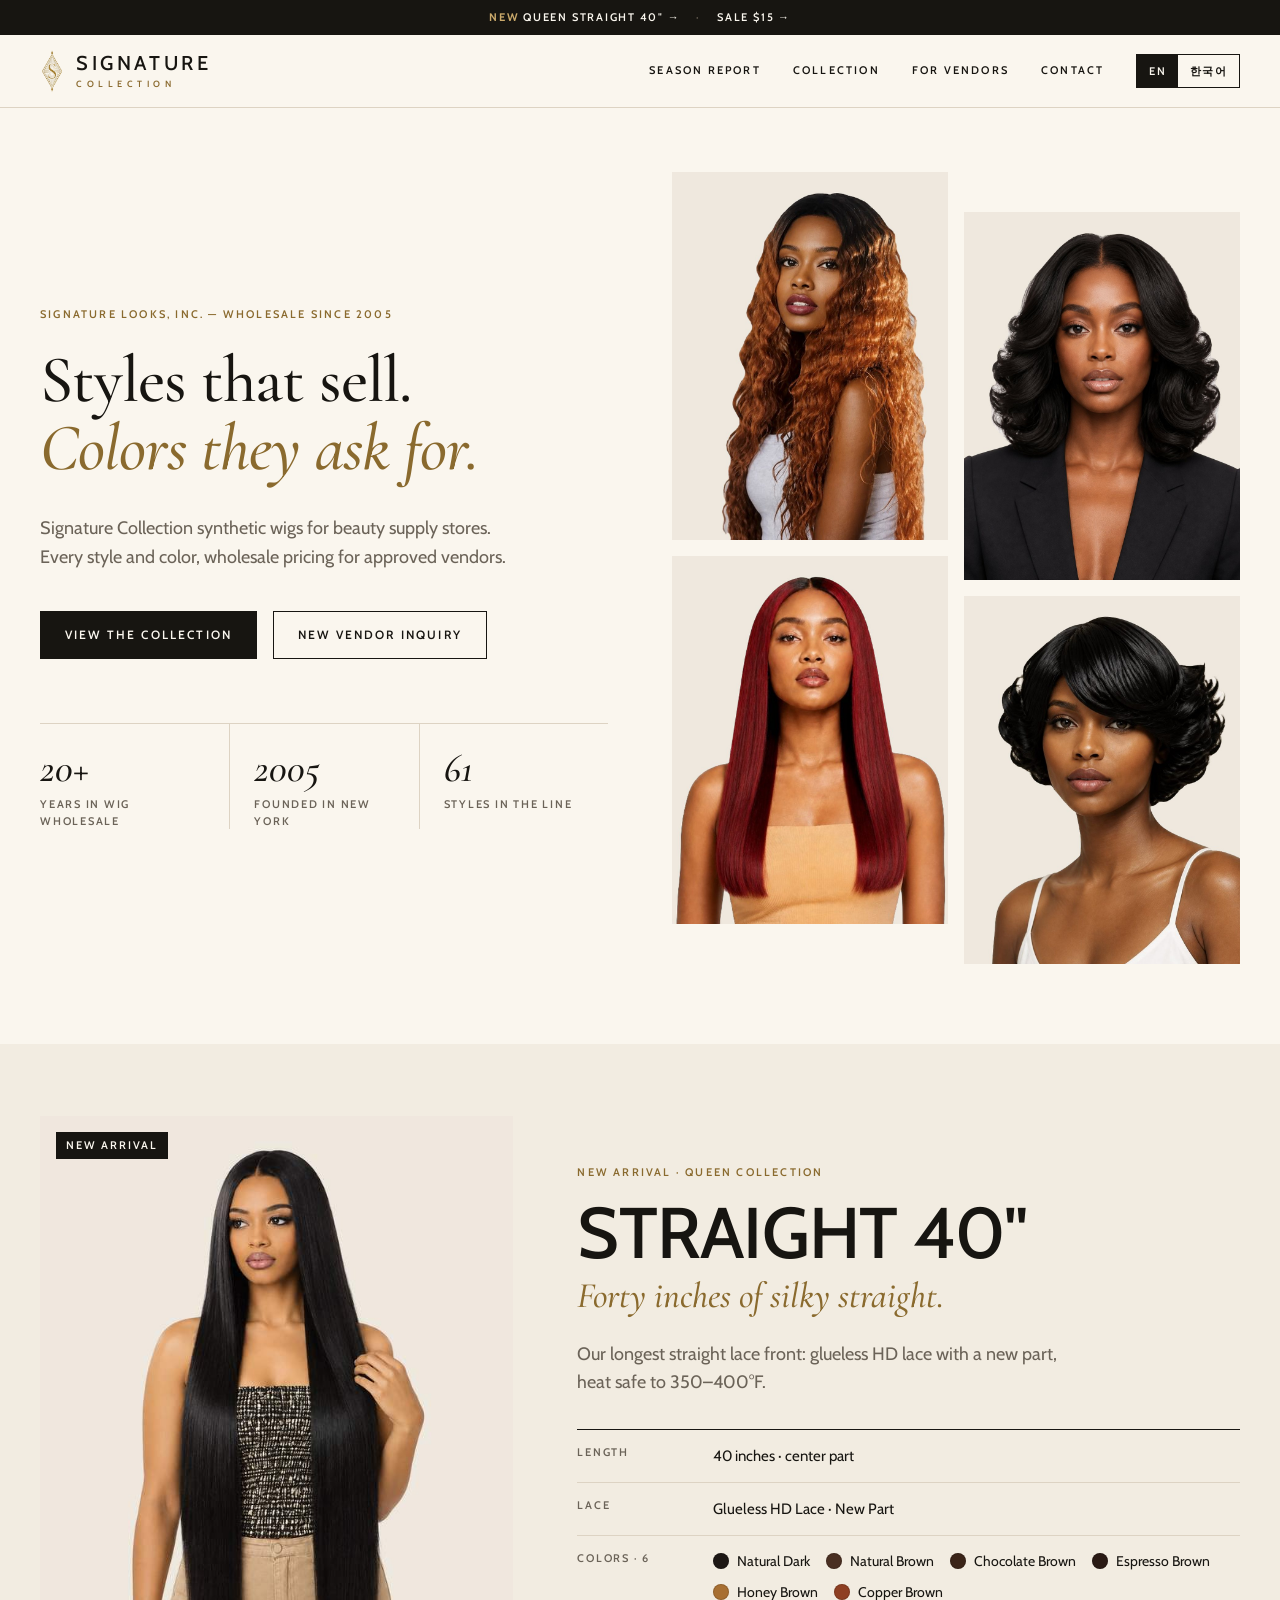
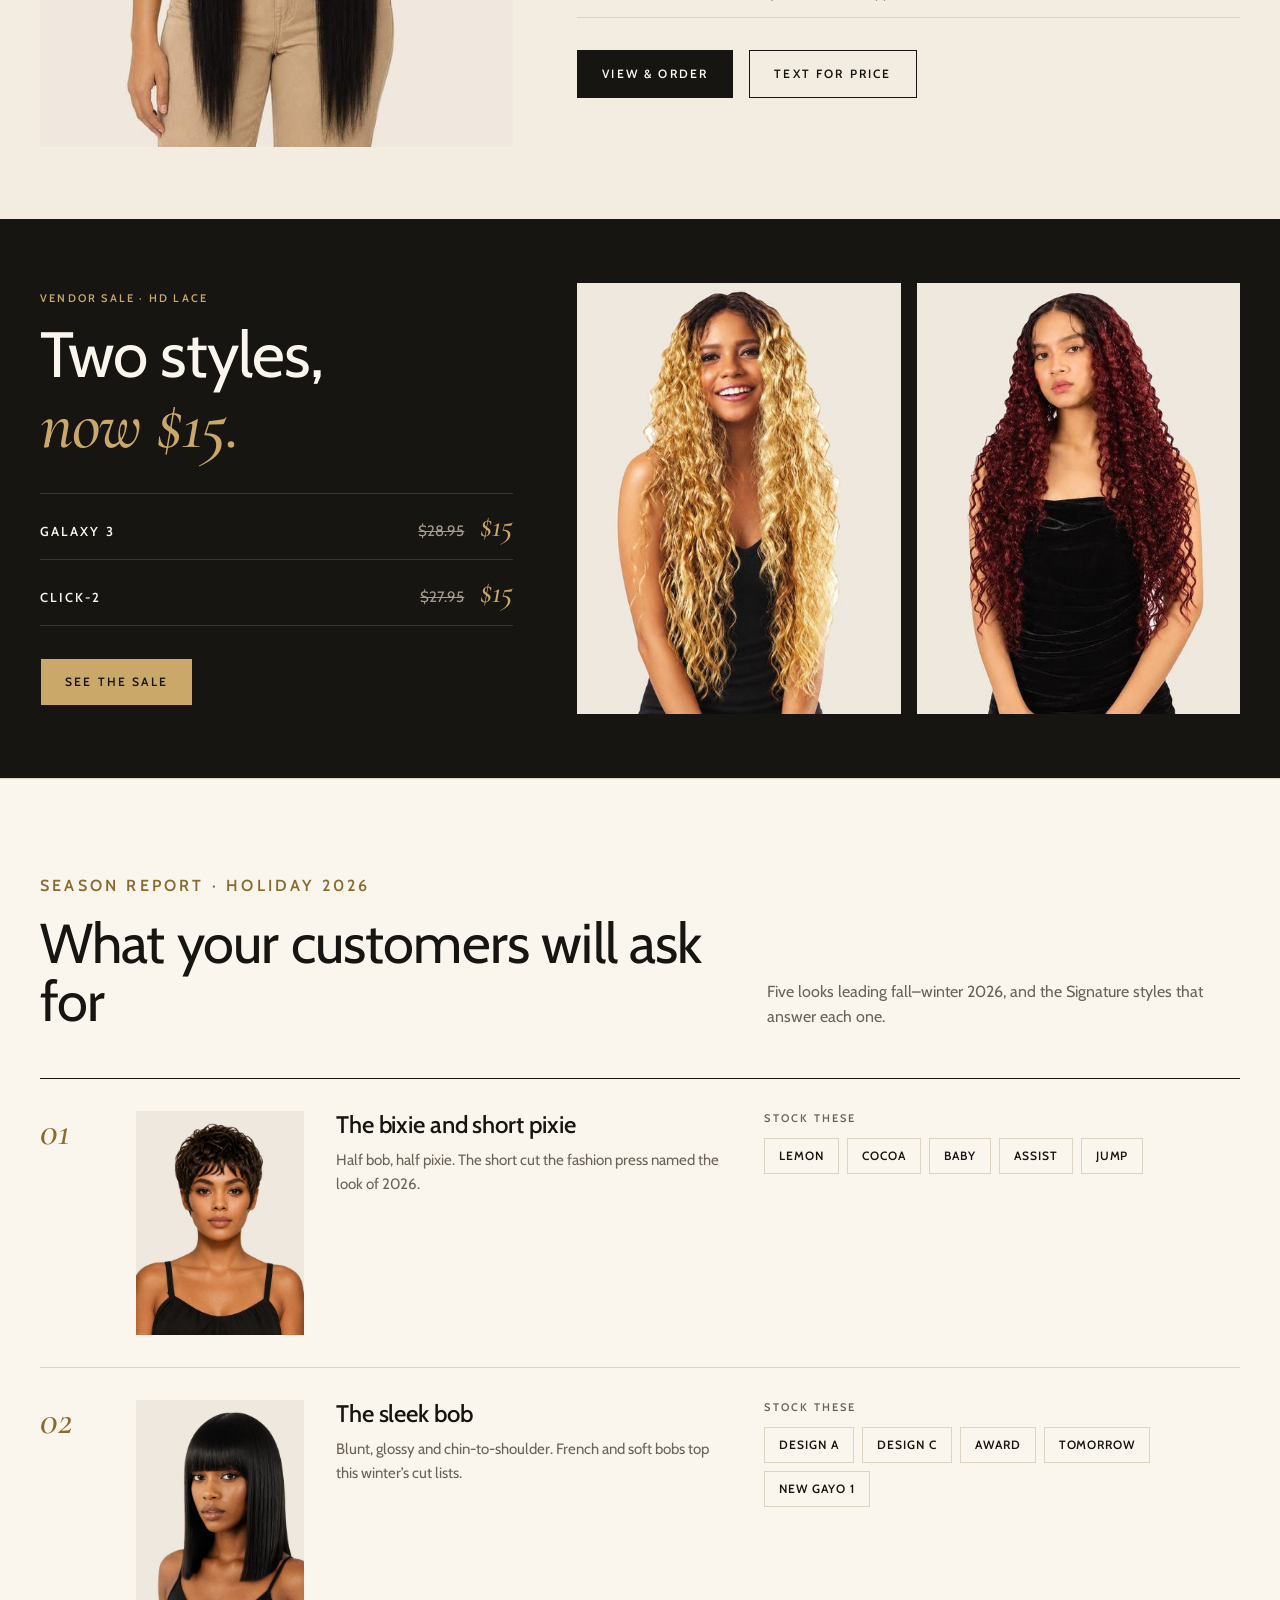
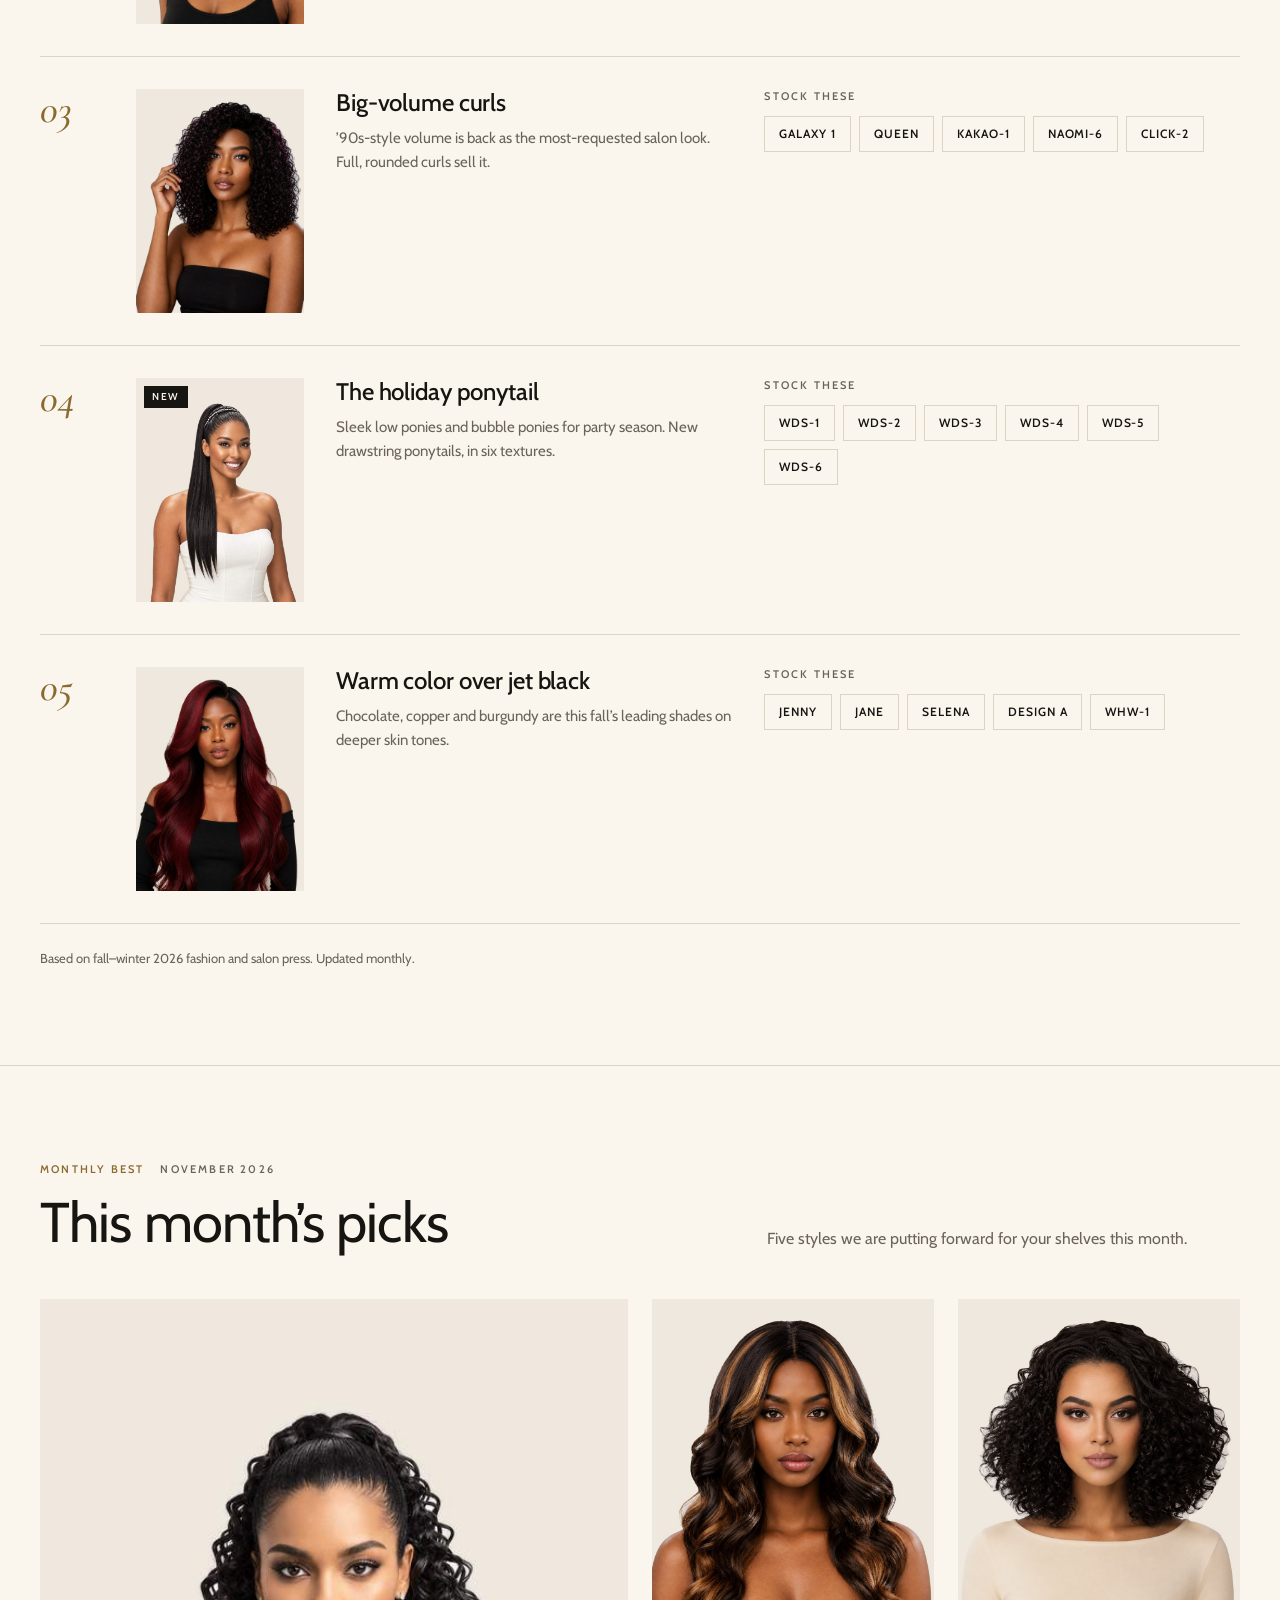
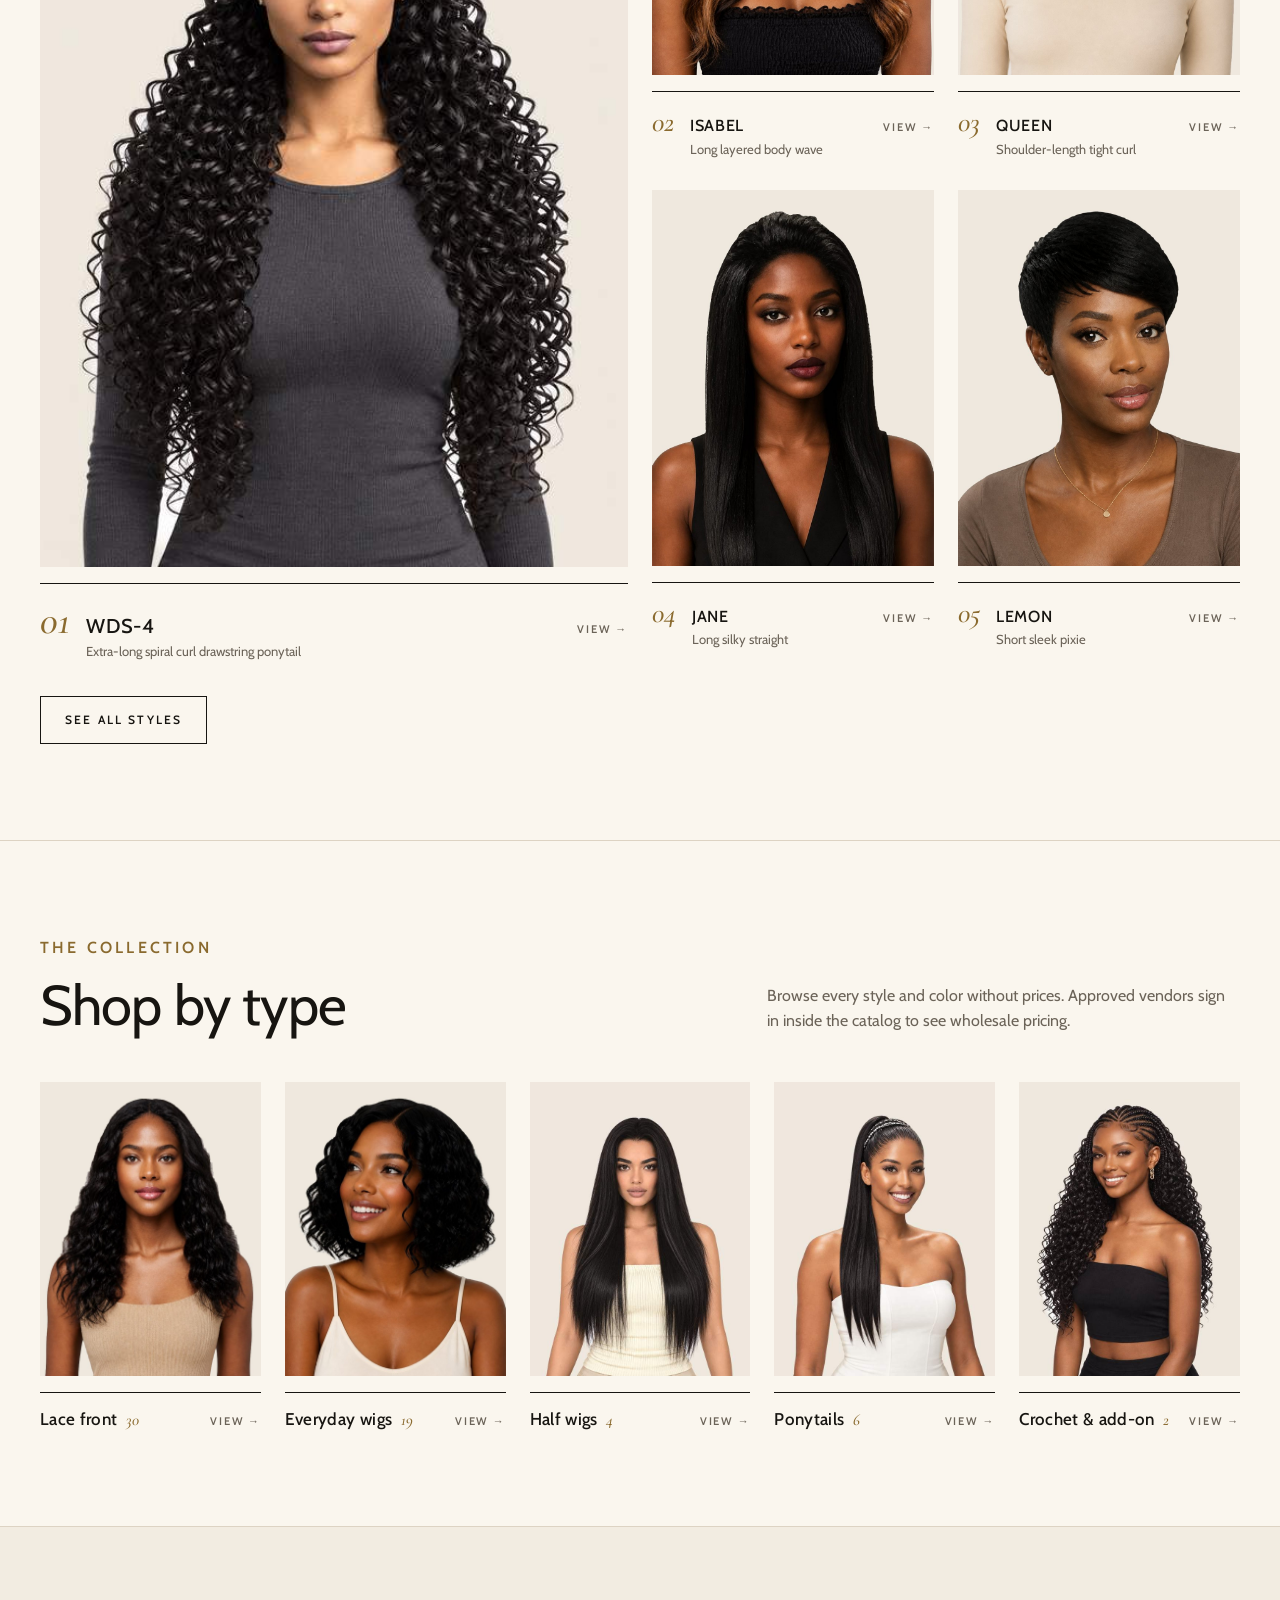
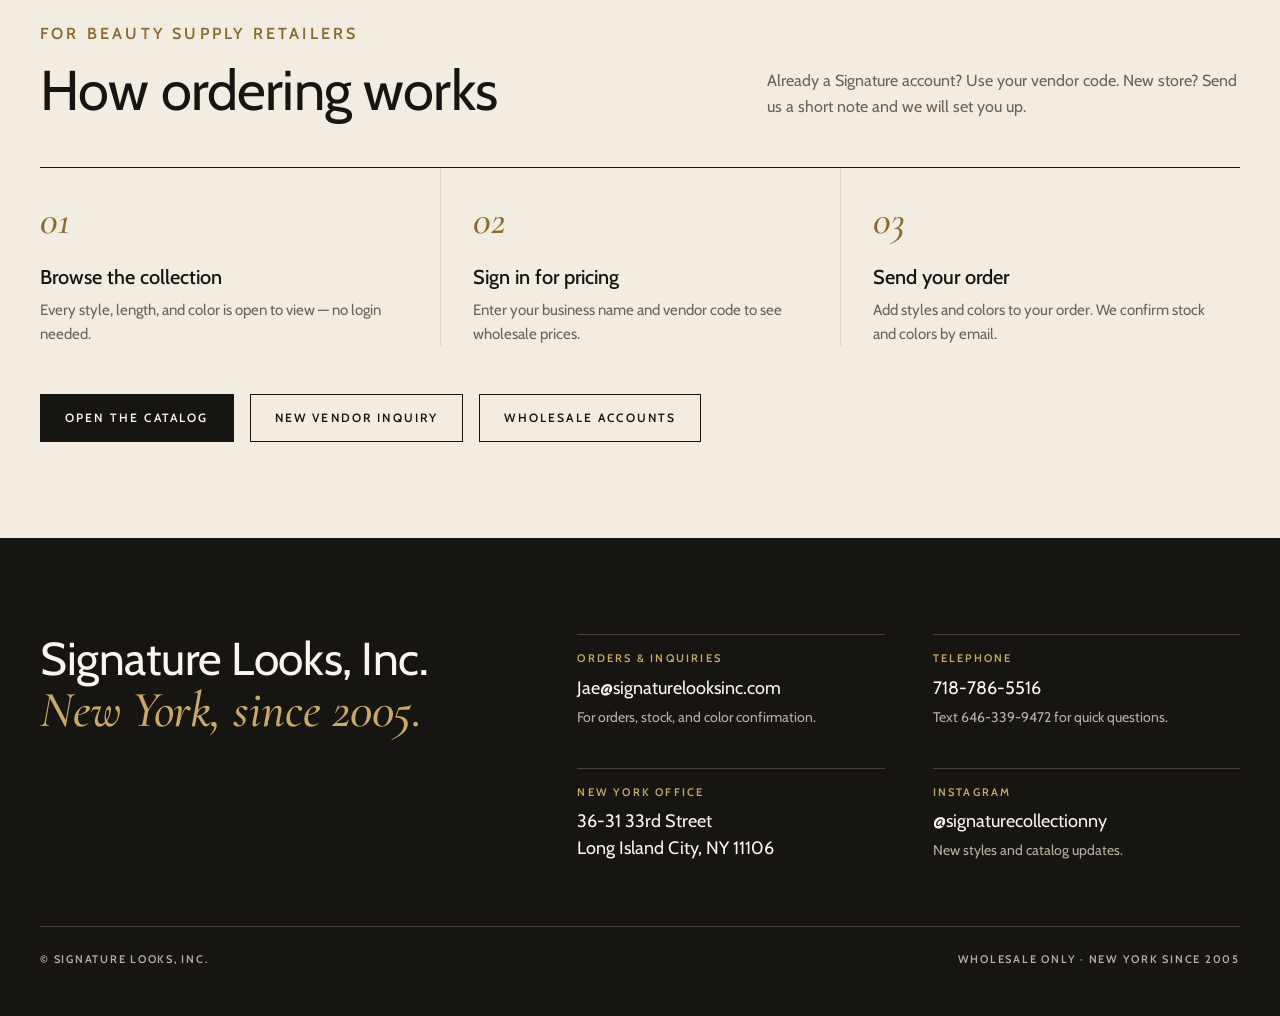
<file: index.html>
<!doctype html>
<html lang="en">
<head>
  <meta charset="utf-8">
  <meta name="viewport" content="width=device-width,initial-scale=1,viewport-fit=cover">
  <meta name="theme-color" content="#faf6ee">
  <title>Signature Looks, Inc. — Signature Collection Wholesale Wigs, New York</title>
  <meta name="description" content="Signature Looks, Inc. is a New York wig wholesaler since 2005. Signature Collection synthetic wigs for beauty supply stores — curls, straight, bob, and short styles.">
  <meta name="robots" content="index,follow,max-image-preview:large">
  <link rel="canonical" href="https://signature-collection-ny.github.io/">
  <meta property="og:type" content="website">
  <meta property="og:site_name" content="Signature Collection">
  <meta property="og:title" content="Signature Looks, Inc. — Signature Collection Wholesale Wigs, New York">
  <meta property="og:description" content="Discover Signature Collection wigs, colors, and wholesale beauty supply styles from New York.">
  <meta property="og:url" content="https://signature-collection-ny.github.io/">
  <meta property="og:image" content="https://signature-collection-ny.github.io/signature-official-logo.jpg">
  <meta name="twitter:card" content="summary_large_image">
  <script type="application/ld+json">
  {
    "@context": "https://schema.org",
    "@type": "Organization",
    "name": "Signature Looks, Inc.",
    "alternateName": ["Signature Looks", "Signature Collection", "Signature Looks Inc"],
    "legalName": "Signature Looks, Inc.",
    "url": "https://signature-collection-ny.github.io/",
    "logo": "https://signature-collection-ny.github.io/signature-official-logo.jpg",
    "foundingDate": "2005",
    "email": "Jae@signaturelooksinc.com",
    "telephone": "+1-718-786-5516",
    "sameAs": ["https://www.instagram.com/signaturecollectionny/"],
    "address": {
      "@type": "PostalAddress",
      "streetAddress": "36-31 33rd Street",
      "addressLocality": "Long Island City",
      "addressRegion": "NY",
      "postalCode": "11106",
      "addressCountry": "US"
    }
  }
  </script>
  <link rel="preconnect" href="https://fonts.googleapis.com">
  <link rel="preconnect" href="https://fonts.gstatic.com" crossorigin>
  <link rel="stylesheet" href="https://fonts.googleapis.com/css2?family=Cabin:wght@400;500;600&family=Cormorant+Garamond:ital,wght@0,500;1,500&display=swap">
  <link rel="preload" as="image" href="cards/38-galaxy-2-approved.jpg">
  <style>
    /* Signature 2026 — 8px grid, 1200px container, 2 typefaces, ink + antique gold */
    :root{
      --ink:#171511;--ivory:#faf6ee;--paper:#f2ece1;--photo:#eee8de;--line:#ddd3c3;--muted:#6b6358;
      --gold:#8a6a2e;--gold-on-ink:#c9a86a;
      --sans:"Gill Sans","Gill Sans MT",Cabin,"Apple SD Gothic Neo","Malgun Gothic",sans-serif;
      --serif:"Cormorant Garamond",Didot,"Times New Roman",serif;
      --u:8px;--wrap:1200px;--gutter:24px;
    }
    *{box-sizing:border-box}
    html{scroll-behavior:smooth;-webkit-text-size-adjust:100%}
    body{margin:0;background:var(--ivory);color:var(--ink);font:400 16px/1.6 var(--sans)}
    img{display:block;max-width:100%}
    a{color:inherit}
    .wrap{width:100%;max-width:calc(var(--wrap) + var(--gutter)*2);margin:0 auto;padding:0 var(--gutter)}
    .label{font:600 11px/1.4 var(--sans);letter-spacing:.2em;text-transform:uppercase}

    .sale-bar{display:flex;justify-content:center;align-items:center;gap:16px;flex-wrap:wrap;background:var(--ink);color:var(--ivory);font:600 11px/1 var(--sans);letter-spacing:.16em;padding:0 16px}
    .sale-bar a{color:inherit;text-decoration:none;padding:12px 0}
    .sale-bar a:hover{color:var(--gold-on-ink)}
    .sale-bar b{color:var(--gold-on-ink)}
    .sale-bar i{font-style:normal;color:#6b6358}
    /* New arrival */
    .newin{background:var(--paper);padding:72px 0}
    .newin-grid{display:grid;grid-template-columns:5fr 7fr;gap:64px;align-items:center}
    .newin-photo{display:block;background:var(--photo);overflow:hidden;position:relative}
    .newin-photo img{display:block;width:100%;height:auto;aspect-ratio:3/4;object-fit:cover;transition:transform .6s ease}
    .newin-photo:hover img{transform:scale(1.03)}
    .newin-photo .tag{position:absolute;left:16px;top:16px;background:var(--ink);color:var(--ivory);font:600 11px/1 var(--sans);letter-spacing:.18em;padding:8px 10px}
    .newin .label{color:var(--gold);margin:0 0 16px}
    .newin h2{margin:0;font:500 clamp(44px,5.6vw,80px)/1 var(--sans);letter-spacing:-.01em}
    .newin h2 em{display:block;margin-top:8px;font:italic 500 .5em/1.1 var(--serif);color:var(--gold);letter-spacing:0}
    .newin .lede{margin:24px 0 32px}
    .newin-specs{list-style:none;margin:0 0 32px;padding:0;border-top:1px solid var(--ink)}
    .newin-specs li{display:grid;grid-template-columns:120px 1fr;gap:16px;padding:14px 0;border-bottom:1px solid var(--line);font-size:15px}
    .newin-specs li>span:first-child{font:600 11px/1.6 var(--sans);letter-spacing:.16em;color:var(--muted);text-transform:uppercase}
    .newin-cols{display:flex;flex-wrap:wrap;gap:8px 16px}
    .newin-cols span{display:inline-flex;align-items:center;gap:8px;font-size:14px}
    .newin-cols i{width:16px;height:16px;border-radius:50%;box-shadow:inset 0 0 0 1px rgba(0,0,0,.15)}
    @media(max-width:960px){.newin-grid{grid-template-columns:1fr;gap:32px}.newin-photo{max-width:520px}}
    @media(max-width:640px){.newin{padding:40px 0}.newin h2{font-size:44px}.newin-specs li{grid-template-columns:1fr;gap:6px}.newin .btn-row .btn{flex:1 1 100%}.sale-bar{gap:10px;letter-spacing:.08em;font-size:12px}}
    .salecard{background:var(--ink);color:var(--ivory);padding:64px 0}
    .salecard-grid{display:grid;grid-template-columns:5fr 7fr;gap:64px;align-items:center}
    .salecard .label{color:var(--gold-on-ink);margin:0 0 16px}
    .salecard h2{margin:0;font:400 clamp(40px,5vw,64px)/1.02 var(--sans);letter-spacing:-.015em}
    .salecard h2 em{display:block;font:italic 500 1.1em/1.05 var(--serif);color:var(--gold-on-ink)}
    .salecard-list{list-style:none;margin:32px 0;padding:0;border-top:1px solid #3a352d}
    .salecard-list li{display:grid;grid-template-columns:1fr auto auto;gap:16px;align-items:baseline;padding:16px 0;border-bottom:1px solid #3a352d}
    .salecard-list b{font:600 13px/1 var(--sans);letter-spacing:.16em}
    .salecard-list s{color:#a59c8e;font-size:15px}
    .salecard-list strong{font:italic 500 32px/1 var(--serif);color:var(--gold-on-ink)}
    .btn-gold{background:var(--gold-on-ink);border-color:var(--gold-on-ink);color:var(--ink)}
    .btn-gold:hover{background:var(--ivory);border-color:var(--ivory)}
    .salecard-photos{display:grid;grid-template-columns:1fr 1fr;gap:16px}
    .salecard-photos img{display:block;width:100%;height:auto;aspect-ratio:3/4;object-fit:cover;background:var(--photo)}
    @media(max-width:960px){.salecard-grid{grid-template-columns:1fr;gap:32px}}
    @media(max-width:640px){.salecard{padding:40px 0}.salecard h2{font-size:36px}.salecard-list{margin:24px 0}.salecard-list strong{font-size:28px}.salecard .btn{width:100%}.salecard-photos{gap:8px}}
    /* Header */
    .site-head{position:sticky;top:0;z-index:20;background:var(--ivory);border-bottom:1px solid var(--line)}
    .site-head .wrap{height:72px;display:flex;align-items:center;justify-content:space-between;gap:24px}
    .mark{display:flex;align-items:center;gap:12px;text-decoration:none}
    .mark img{width:24px;height:auto}
    .mark-text{line-height:1}
    .mark-text b{display:block;font:500 20px/1 var(--sans);letter-spacing:.18em}
    .mark-text small{display:block;margin-top:6px;font:600 9px/1 var(--sans);letter-spacing:.5em;color:var(--gold)}
    .nav{display:flex;align-items:center;gap:32px}
    .nav-links{display:flex;gap:32px}
    .nav-links a{text-decoration:none;font:600 11px/1 var(--sans);letter-spacing:.2em;padding:8px 0;border-bottom:1px solid transparent}
    .nav-links a:hover{border-color:var(--ink)}
    .langs{display:flex;border:1px solid var(--ink)}
    .langs button{border:0;background:transparent;color:var(--ink);font:600 11px/1 var(--sans);letter-spacing:.12em;padding:8px 12px;cursor:pointer;min-height:32px}
    .langs button.on{background:var(--ink);color:var(--ivory)}

    /* Buttons */
    .btn{display:inline-flex;align-items:center;justify-content:center;min-height:48px;padding:0 24px;font:600 12px/1 var(--sans);letter-spacing:.18em;text-decoration:none;border:1px solid var(--ink);transition:background .2s,color .2s}
    .btn-solid{background:var(--ink);color:var(--ivory)}
    .btn-solid:hover{background:var(--gold);border-color:var(--gold)}
    .btn-line{color:var(--ink)}
    .btn-line:hover{background:var(--ink);color:var(--ivory)}
    .btn-row{display:flex;flex-wrap:wrap;gap:16px}

    /* Hero */
    .hero{padding:64px 0 80px}
    .hero-grid{display:grid;grid-template-columns:6fr 6fr;gap:64px;align-items:center}
    .hero .label{color:var(--gold);margin:0 0 24px}
    .hero h1{margin:0;font:500 clamp(46px,5.2vw,76px)/1.02 var(--serif);letter-spacing:-.015em}
    .hero h1 em{display:block;font-style:italic;color:var(--gold)}
    .hero-photos{display:grid;grid-template-columns:1fr 1fr;gap:16px;padding-bottom:40px}
    .hero-photos a{display:block;background:var(--photo);overflow:hidden}
    .hero-photos img{display:block;width:100%;height:auto;aspect-ratio:3/4;object-fit:cover;transition:transform .6s ease}
    .hero-photos a:hover img{transform:scale(1.03)}
    .hero-photos a:nth-child(2n){transform:translateY(40px)}
    html[lang=ko] .hero h1{font-family:var(--sans);font-weight:600;font-size:clamp(36px,4.4vw,64px);letter-spacing:-.03em;line-height:1.15}
    html[lang=ko] .hero h1 em{font-style:normal}
    html[lang=ko] body{word-break:keep-all}
    .lede{max-width:480px;margin:32px 0 40px;color:var(--muted);font-size:18px;line-height:1.6}
    .facts{display:grid;grid-template-columns:repeat(3,1fr);margin:64px 0 0;padding:0;list-style:none;border-top:1px solid var(--line)}
    .facts li{padding:24px 24px 0 0}
    .facts li+li{padding-left:24px;border-left:1px solid var(--line)}
    .facts strong{display:block;font:italic 500 40px/1 var(--serif);color:var(--ink)}
    .facts span{display:block;margin-top:8px;font:600 11px/1.5 var(--sans);letter-spacing:.16em;color:var(--muted)}
    .hero-photo{margin:0}
    .hero-photo .frame{aspect-ratio:3/4;background:var(--photo);overflow:hidden}
    .hero-photo img{width:100%;height:100%;object-fit:cover;object-position:center top}
    .hero-photo figcaption{display:flex;justify-content:space-between;gap:16px;padding-top:16px;border-top:1px solid var(--ink);margin-top:16px;font:600 11px/1.4 var(--sans);letter-spacing:.16em}
    .hero-photo figcaption span:last-child{color:var(--muted)}

    /* Section head */
    .sec{padding:96px 0;border-top:1px solid var(--line)}
    .sec-head{display:grid;grid-template-columns:7fr 5fr;gap:64px;align-items:end;margin-bottom:48px}
    .sec-head .label{color:var(--gold);margin-bottom:16px}
    .sec-head h2{margin:0;font:400 clamp(36px,4.4vw,56px)/1.04 var(--sans);letter-spacing:-.015em}
    .sec-head p{margin:0;color:var(--muted);font-size:16px}

    /* Styles */
    .styles{display:grid;grid-template-columns:repeat(5,1fr);gap:24px}
    .style{text-decoration:none;display:block}
    .style .frame{aspect-ratio:3/4;background:var(--photo);overflow:hidden}
    .style img{width:100%;height:100%;object-fit:cover;object-position:center top;transition:transform .6s ease}
    .style:hover img{transform:scale(1.03)}
    .style-meta{display:flex;justify-content:space-between;align-items:baseline;gap:8px;padding:16px 0 0;border-top:1px solid var(--ink);margin-top:16px}
    .style-meta b{font:500 17px/1.2 var(--sans);letter-spacing:.02em}
    .style-meta .n{font:italic 500 .95em/1 var(--serif);color:var(--gold);margin-left:4px;letter-spacing:0}
    .style-meta>span{font:600 11px/1 var(--sans);letter-spacing:.16em;color:var(--muted);white-space:nowrap}

    /* Vendors */
    .vendors{background:var(--paper)}
    .steps{list-style:none;margin:0;padding:0;display:grid;grid-template-columns:repeat(3,1fr);gap:0;border-top:1px solid var(--ink)}
    .steps li{padding:32px 32px 0 0}
    .steps li+li{padding-left:32px;border-left:1px solid var(--line)}
    .steps i{display:block;font:italic 500 40px/1 var(--serif);color:var(--gold);margin-bottom:24px}
    .steps b{display:block;font:500 20px/1.3 var(--sans);margin-bottom:8px}
    .steps p{margin:0;color:var(--muted);font-size:15px}
    .vendors .btn-row{margin-top:48px}

    /* Contact */
    .contact{background:var(--ink);color:var(--ivory);padding:96px 0 48px}
    .contact-top{display:grid;grid-template-columns:5fr 7fr;gap:64px;padding-bottom:64px}
    .contact h2{margin:0;font:400 clamp(32px,3.6vw,48px)/1.1 var(--sans);letter-spacing:-.01em}
    .contact h2 em{font:italic 500 1.1em/1 var(--serif);color:var(--gold-on-ink)}
    .contact-grid{display:grid;grid-template-columns:repeat(2,1fr);gap:40px 48px}
    .contact-item{border-top:1px solid #4a4339;padding-top:16px}
    .contact-item .label{color:var(--gold-on-ink);display:block;margin-bottom:8px}
    .contact-item a,.contact-item address{font:400 18px/1.5 var(--sans);font-style:normal;text-decoration:none;color:var(--ivory)}
    .contact-item a:hover{color:var(--gold-on-ink)}
    .contact-item small{display:block;margin-top:4px;font-size:14px;color:#b8b0a3}
    .base{display:flex;justify-content:space-between;gap:24px;padding-top:24px;border-top:1px solid #4a4339;font:600 11px/1.5 var(--sans);letter-spacing:.16em;color:#b8b0a3}


    /* Season report */
    .trends{padding:96px 0;border-top:1px solid var(--line)}
    .trend-list{list-style:none;margin:0;padding:0;border-top:1px solid var(--ink)}
    .trend{display:grid;grid-template-columns:64px 168px minmax(0,5fr) minmax(0,6fr);gap:32px;align-items:start;padding:32px 0;border-bottom:1px solid var(--line)}
    .trend>i{font:italic 500 40px/1 var(--serif);color:var(--gold)}
    .trend .frame{aspect-ratio:3/4;background:var(--photo);overflow:hidden;display:block;position:relative}
    .trend .frame img{width:100%;height:100%;object-fit:cover;object-position:center top;transition:transform .6s ease}
    .trend .frame:hover img{transform:scale(1.03)}
    .trend .tag{position:absolute;left:8px;top:8px;background:var(--ink);color:var(--ivory);font:600 10px/1 var(--sans);letter-spacing:.16em;padding:6px 8px}
    .trend h3{margin:0 0 8px;font:500 24px/1.2 var(--sans);letter-spacing:-.005em}
    .trend p{margin:0;color:var(--muted);font-size:15px;max-width:44ch}
    .trend .pick .label{display:block;color:var(--muted);margin-bottom:12px}
    .picks{display:flex;flex-wrap:wrap;gap:8px}
    .picks a{display:inline-flex;align-items:center;min-height:36px;padding:0 14px;border:1px solid var(--line);text-decoration:none;font:600 12px/1 var(--sans);letter-spacing:.08em;background:var(--ivory)}
    .picks a:hover{border-color:var(--ink);background:var(--ink);color:var(--ivory)}
    .trend-note{margin:24px 0 0;color:var(--muted);font-size:13px}
    @media(max-width:960px){.trend{grid-template-columns:48px 120px minmax(0,1fr);gap:24px}.trend .pick{grid-column:3}}
    @media(max-width:640px){.trends{padding:48px 0}.trend{grid-template-columns:96px minmax(0,1fr);gap:8px 16px;padding:20px 0}.trend>i{display:none}.trend .frame{grid-row:span 2}.trend .pick{grid-column:2}.trend h3{font-size:18px;margin-bottom:4px}.trend p{font-size:14px}.trend .pick .label{display:none}.picks{gap:6px}.picks a{min-height:32px;padding:0 10px;font-size:11px}}
    :focus-visible{outline:2px solid var(--gold);outline-offset:3px}

    @media(max-width:960px){
      .hero-grid,.sec-head,.contact-top{grid-template-columns:1fr;gap:40px}
      .hero{padding:40px 0 64px}
      .hero-photo{max-width:560px}
      .hero-photos{padding-bottom:0}
      .hero-photos a:nth-child(2n){transform:none}
      .styles{grid-template-columns:repeat(2,1fr)}
      .site-head .wrap{flex-wrap:wrap;height:auto;padding-block:12px;row-gap:4px}
      .nav{display:contents}
      .langs{order:2}
      .nav-links{order:3;flex:1 0 100%;gap:20px;overflow-x:auto;scrollbar-width:none;border-top:1px solid var(--line);margin-top:8px;padding-top:4px}
      .nav-links::-webkit-scrollbar{display:none}
      .nav-links a{white-space:nowrap;padding:10px 0;letter-spacing:.14em}
      .styles .style:last-child{grid-column:span 2}
      .styles .style:last-child .frame{aspect-ratio:2/1}
    }
    @media(max-width:640px){
      :root{--gutter:16px}
      .site-head .wrap{padding-block:10px}
      .mark-text b{font-size:17px}
      .hero h1{font-size:40px}
      .hero .label{letter-spacing:.1em}
      .lede{font-size:17px;margin:24px 0 32px}
      .btn-row .btn{flex:1 1 100%}
      .facts{margin-top:48px}
      .facts li{padding:16px 8px 0 0}
      .facts li+li{padding-left:12px}
      .facts strong{font-size:32px}
      .facts span{font-size:10px;letter-spacing:.1em}
      .sec{padding:72px 0}
      .styles{gap:16px}
      .style-meta{flex-direction:column;gap:4px}
      .style-meta b{font-size:16px}
      .steps{grid-template-columns:1fr}
      .steps li,.steps li+li{padding:24px 0;border-left:0;border-bottom:1px solid var(--line)}
      .steps i{margin-bottom:16px}
      .contact{padding:72px 0 40px}
      .contact-grid{grid-template-columns:1fr;gap:24px}
      .base{flex-direction:column;gap:8px}
      .facts span{font-size:11px;letter-spacing:.08em}
      .mark-text small{font-size:11px;letter-spacing:.36em}
      .contact-item a{display:inline-block;padding:12px 0;margin:-8px 0}
    }
    @media(max-width:640px){
      .hero{padding:32px 0 40px}
      .hero .label{margin-bottom:16px}
      .lede{font-size:16px;margin:16px 0 24px}
      .hero .btn-row{gap:12px}
      .hero .btn-line,.vendors .btn-line{min-height:44px;border:0;padding:0;text-decoration:underline;text-underline-offset:4px;flex:0 0 auto!important}
      .facts{display:flex;flex-wrap:wrap;gap:4px 16px;margin-top:24px;padding-top:16px}
      .facts li,.facts li+li{padding:0;border:0;display:flex;align-items:baseline;gap:6px}
      .facts strong{font-size:20px}.facts span{margin:0;font-size:11px;letter-spacing:.06em}
      .hero-grid{gap:32px}
      .hero-photos{grid-template-columns:1fr 1fr;gap:12px}
      .hero-photos a:nth-child(n+3){display:none}
      .sec{padding:48px 0}
      .sec-head{gap:12px;margin-bottom:24px}
      .sec-head h2{font-size:30px}
      .sec-head p{font-size:15px}
      .styles{gap:12px}
      .style .frame{aspect-ratio:1/1}
      .style-meta{flex-direction:row;margin-top:8px;padding-top:8px}
      .style-meta b{font-size:14px}.style-meta>span{display:none}
      .steps li,.steps li+li{display:grid;grid-template-columns:40px 1fr;column-gap:12px;padding:16px 0}
      .steps i{grid-row:span 2;margin:0;font-size:28px}
      .steps b{font-size:16px;margin:0 0 4px}.steps p{font-size:14px}
      .vendors .btn-row{margin-top:24px}
      .contact{padding:48px 0 32px}
      .contact-top{gap:24px;padding-bottom:32px}
      .contact h2{font-size:28px}
      .contact-grid{gap:16px}
      .contact-item a,.contact-item address{font-size:16px}
    }

    /* easy-reading phone layer */
    .callbar{display:none}
    @media(max-width:640px){
      body{font-size:17px}
      .label{font-size:12px;letter-spacing:.08em}
      .hero .label{letter-spacing:.06em}
      .lede{font-size:17px}
      .btn{min-height:52px;font-size:15px;letter-spacing:.06em}
      .hero .btn-line,.vendors .btn-line{min-height:48px;font-size:15px}
      .facts span{font-size:13px;letter-spacing:.02em}
      .nav-links a{font-size:13px;letter-spacing:.06em}
      .langs button{min-height:40px;padding:8px 12px;font-size:13px;letter-spacing:0}
      .mark-text b{font-size:17px}
      .sec-head p{font-size:16px}
      .trend h3{font-size:20px}
      .trend p{font-size:16px}
      .picks a{min-height:44px;padding:0 14px;font-size:14px;letter-spacing:.02em}
      .style-meta b{font-size:16px}
      .steps b{font-size:18px}.steps p{font-size:16px}
      .contact-item a,.contact-item address{font-size:18px}
      .contact-item small{font-size:15px}
      .salecard-list b{font-size:15px;letter-spacing:.08em}
      .callbar{display:grid;grid-template-columns:1fr 1fr;position:fixed;left:0;right:0;bottom:0;z-index:30;background:var(--ink);padding:8px max(8px,env(safe-area-inset-right,0px)) calc(8px + env(safe-area-inset-bottom,0px)) max(8px,env(safe-area-inset-left,0px));gap:8px}
      .callbar a{display:flex;align-items:center;justify-content:center;gap:8px;min-height:52px;background:var(--ivory);color:var(--ink);text-decoration:none;font:600 16px/1.1 var(--sans);font-variant-numeric:tabular-nums}
      .callbar a+a{background:transparent;color:var(--ivory);border:1px solid var(--gold-on-ink)}
      .callbar b{font-weight:700}
      body{padding-bottom:calc(68px + env(safe-area-inset-bottom,0px))}
    }
    @media(prefers-reduced-motion:reduce){html{scroll-behavior:auto}.style img{transition:none}}

    /* Mobile showcase: photo-first hero, swipe rows, quiet reveal */
    @media(max-width:640px){
      .hero{padding:0 0 40px}
      .hero-grid{display:flex;flex-direction:column;gap:0}
      .hero-photos{order:-1;display:flex;gap:8px;margin:0 calc(-1*var(--gutter));padding:0 var(--gutter);overflow-x:auto;scroll-snap-type:x mandatory;scroll-padding:0 var(--gutter);scrollbar-width:none}
      .hero-photos::-webkit-scrollbar{display:none}
      .hero-photos a{flex:0 0 84%;scroll-snap-align:start;transform:none!important}
      .hero-cap{order:-1;align-self:stretch;display:flex;justify-content:space-between;align-items:baseline;margin:12px 0 32px;font:600 11px/1 var(--sans);letter-spacing:.16em;text-transform:uppercase}
      .hero-cap i{font:italic 500 15px/1 var(--serif);letter-spacing:0;color:var(--gold)}
      .hero-cap .bar{flex:1;height:1px;background:var(--line);margin:0 12px;position:relative;align-self:center}
      .hero-cap .bar span{position:absolute;left:0;top:0;height:1px;background:var(--ink);transition:width .3s ease,left .3s ease}
      .hero h1{font-size:44px;line-height:1.02}
      .picks{flex-wrap:nowrap;overflow-x:auto;margin-right:calc(-1*var(--gutter));padding-right:var(--gutter);scrollbar-width:none}
      .picks::-webkit-scrollbar{display:none}
      .picks a{flex:none}
      .rv{opacity:0;transform:translateY(16px);transition:opacity .6s ease,transform .6s ease}
      .rv.in{opacity:1;transform:none}
    }
    @media(max-width:640px) and (prefers-reduced-motion:reduce){.rv{opacity:1;transform:none;transition:none}}
  </style>
</head>
<body>
  <div class="sale-bar"><a href="signature-catalog-vendor.html#item=STRAIGHT%2040%22"><b data-i="barNewTag">NEW</b> <span data-i="barNew">QUEEN STRAIGHT 40&quot;</span> →</a><i aria-hidden="true">·</i><a href="sale.html"><span data-i="barSale">SALE $15</span> →</a></div>
  <header class="site-head">
    <div class="wrap">
      <a class="mark" href="./" aria-label="Signature Collection home">
        <img src="signature-emblem.png" alt="" width="24" height="44">
        <span class="mark-text"><b>SIGNATURE</b><small>COLLECTION</small></span>
      </a>
      <nav class="nav" aria-label="Main">
        <div class="nav-links">
          <a href="#trends" data-i="navTrends">SEASON REPORT</a>
          <a href="#styles" data-i="navStyles">COLLECTION</a>
          <a href="#vendors" data-i="navVendors">FOR VENDORS</a>
          <a href="#contact" data-i="navContact">CONTACT</a>
        </div>
        <div class="langs" aria-label="Language"><button id="en" class="on" type="button">EN</button><button id="ko" type="button">한국어</button></div>
      </nav>
    </div>
  </header>

  <main>
    <section class="hero" aria-labelledby="company-title">
      <div class="wrap hero-grid">
        <div>
          <p class="label" data-i="heritage">Signature Looks, Inc. — Wholesale since 2005</p>
          <h1 id="company-title"><span data-i="headline">Styles that sell.</span><em data-i="headlineEm">Colors they ask for.</em></h1>
          <p class="lede" data-i="tagline">Signature Collection synthetic wigs for beauty supply stores. Every style and color, wholesale pricing for approved vendors.</p>
          <div class="btn-row">
            <a class="btn btn-solid" href="signature-catalog-vendor.html" data-i="explore">VIEW THE COLLECTION</a>
            <a class="btn btn-line" href="mailto:Jae@signaturelooksinc.com?subject=New%20Vendor%20Inquiry" data-i="vendorInquiry">NEW VENDOR INQUIRY</a>
          </div>
          <ul class="facts" aria-label="Company highlights">
            <li><strong>20+</strong><span data-i="factYears">YEARS IN WIG WHOLESALE</span></li>
            <li><strong>2005</strong><span data-i="factFounded">FOUNDED IN NEW YORK</span></li>
                        <li><strong>61</strong><span data-i="factStyles">STYLES IN THE LINE</span></li>
          </ul>
        </div>
        <div class="hero-photos">
          <a href="signature-catalog-vendor.html#item=GALAXY%202"><img src="cards/38-galaxy-2-approved.jpg" alt="GALAXY 2 extra-long crimp wave wig" width="900" height="1200"></a>
          <a href="signature-catalog-vendor.html#item=NAOMI-7"><img src="cards/09-naomi-7-approved.jpg" alt="NAOMI-7 shoulder-length soft curl wig" width="900" height="1200"></a>
          <a href="signature-catalog-vendor.html#item=LONG%20SPIRIT%2026%22"><img src="cards/41-long-spirit-26in-approved.jpg" alt="LONG SPIRIT 26 inch silky straight wig" width="900" height="1200"></a>
          <a href="signature-catalog-vendor.html#item=BLOSSOM"><img src="cards/16-blossom-approved.jpg" alt="BLOSSOM short layered curl wig" width="900" height="1200"></a>
        </div>
      </div>
    </section>

    <section class="newin" id="new" aria-labelledby="new-title">
      <div class="wrap newin-grid">
        <a class="newin-photo" href="signature-catalog-vendor.html#item=STRAIGHT%2040%22"><span class="tag" data-i="newTag">NEW ARRIVAL</span><img src="cards/61-queen-straight-40in-approved.jpg" alt="Queen Collection STRAIGHT 40 inch silky straight HD lace wig" width="600" height="800"></a>
        <div>
          <p class="label" data-i="newLabel">New arrival · Queen Collection</p>
          <h2 id="new-title">STRAIGHT 40&quot;<em data-i="newEm">Forty inches of silky straight.</em></h2>
          <p class="lede" data-i="newLede">Our longest straight lace front: glueless HD lace with a new part, heat safe to 350–400°F.</p>
          <ul class="newin-specs">
            <li><span data-i="newLen">Length</span><span data-i="newLenV">40 inches · center part</span></li>
            <li><span data-i="newLace">Lace</span><span>Glueless HD Lace · New Part</span></li>
            <li><span data-i="newColors">Colors · 6</span><span class="newin-cols"><span><i style="background:#1d1714"></i>Natural Dark</span><span><i style="background:#4a2f22"></i>Natural Brown</span><span><i style="background:#3b2418"></i>Chocolate Brown</span><span><i style="background:#2a1a14"></i>Espresso Brown</span><span><i style="background:#a86f32"></i>Honey Brown</span><span><i style="background:#8e3f22"></i>Copper Brown</span></span></li>
          </ul>
          <div class="btn-row">
            <a class="btn btn-solid" href="signature-catalog-vendor.html#item=STRAIGHT%2040%22" data-i="newCta">VIEW &amp; ORDER</a>
            <a class="btn btn-line" href="sms:+16463399472" data-i="newAsk">TEXT FOR PRICE</a>
          </div>
        </div>
      </div>
    </section>

    <section class="salecard" aria-labelledby="sale-title">
      <div class="wrap salecard-grid">
        <div>
          <p class="label" data-i="saleLabel">Vendor sale · HD Lace</p>
          <h2 id="sale-title"><span data-i="saleTitle">Two styles,</span><em data-i="saleTitleEm">now $15.</em></h2>
          <ul class="salecard-list">
            <li><b>GALAXY 3</b><s>$28.95</s><strong>$15</strong></li>
            <li><b>CLICK-2</b><s>$27.95</s><strong>$15</strong></li>
          </ul>
          <a class="btn btn-gold" href="sale.html" data-i="saleCta">SEE THE SALE</a>
        </div>
        <div class="salecard-photos">
          <a href="sale.html"><img src="sale/galaxy-3.jpg" alt="GALAXY 3 HD Lace long deep curl wig on sale" width="450" height="600" loading="lazy"></a>
          <a href="sale.html"><img src="sale/click-2.jpg" alt="CLICK-2 HD Lace long water curl wig on sale" width="450" height="600" loading="lazy"></a>
        </div>
      </div>
    </section>

    <section class="trends" id="trends" aria-labelledby="trends-title">
      <div class="wrap">
        <div class="sec-head">
          <div>
            <p class="label" data-i="trendsEyebrow">Season report · Holiday 2026</p>
            <h2 id="trends-title" data-i="trendsTitle">What your customers will ask for</h2>
          </div>
          <p data-i="trendsIntro">Five looks leading fall–winter 2026, and the Signature styles that answer each one.</p>
        </div>
        <ol class="trend-list">
          <li class="trend"><i>01</i><a class="frame" href="signature-catalog-vendor.html#item=ASSIST"><img src="cards/42-assist-approved.jpg" alt="ASSIST" loading="lazy" width="600" height="800"></a><div><h3 data-i="t1h">The bixie and short pixie</h3><p data-i="t1p">Half bob, half pixie. The short cut the fashion press named the look of 2026.</p></div><div class="pick"><span class="label" data-i="tStock">STOCK THESE</span><div class="picks"><a href="signature-catalog-vendor.html#item=LEMON">LEMON</a><a href="signature-catalog-vendor.html#item=COCOA">COCOA</a><a href="signature-catalog-vendor.html#item=BABY">BABY</a><a href="signature-catalog-vendor.html#item=ASSIST">ASSIST</a><a href="signature-catalog-vendor.html#item=JUMP">JUMP</a></div></div></li>
          <li class="trend"><i>02</i><a class="frame" href="signature-catalog-vendor.html#item=DESIGN%20C"><img src="cards/23-design-c-approved.jpg" alt="DESIGN C" loading="lazy" width="600" height="800"></a><div><h3 data-i="t2h">The sleek bob</h3><p data-i="t2p">Blunt, glossy and chin-to-shoulder. French and soft bobs top this winter’s cut lists.</p></div><div class="pick"><span class="label" data-i="tStock">STOCK THESE</span><div class="picks"><a href="signature-catalog-vendor.html#item=DESIGN%20A">DESIGN A</a><a href="signature-catalog-vendor.html#item=DESIGN%20C">DESIGN C</a><a href="signature-catalog-vendor.html#item=AWARD">AWARD</a><a href="signature-catalog-vendor.html#item=TOMORROW">TOMORROW</a><a href="signature-catalog-vendor.html#item=NEW%20GAYO%201">NEW GAYO 1</a></div></div></li>
          <li class="trend"><i>03</i><a class="frame" href="signature-catalog-vendor.html#item=GALAXY%201"><img src="cards/39-galaxy-1-approved.jpg" alt="GALAXY 1" loading="lazy" width="600" height="800"></a><div><h3 data-i="t3h">Big-volume curls</h3><p data-i="t3p">’90s-style volume is back as the most-requested salon look. Full, rounded curls sell it.</p></div><div class="pick"><span class="label" data-i="tStock">STOCK THESE</span><div class="picks"><a href="signature-catalog-vendor.html#item=GALAXY%201">GALAXY 1</a><a href="signature-catalog-vendor.html#item=QUEEN">QUEEN</a><a href="signature-catalog-vendor.html#item=KAKAO-1">KAKAO-1</a><a href="signature-catalog-vendor.html#item=NAOMI-6">NAOMI-6</a><a href="signature-catalog-vendor.html#item=CLICK-2">CLICK-2</a></div></div></li>
          <li class="trend"><i>04</i><a class="frame" href="signature-catalog-vendor.html#item=WDS-2"><span class="tag" data-i="tNew">NEW</span><img src="cards/56-wds-2-approved.jpg" alt="WDS-2" loading="lazy" width="600" height="800"></a><div><h3 data-i="t4h">The holiday ponytail</h3><p data-i="t4p">Sleek low ponies and bubble ponies for party season. New drawstring ponytails, in six textures.</p></div><div class="pick"><span class="label" data-i="tStock">STOCK THESE</span><div class="picks"><a href="signature-catalog-vendor.html#item=WDS-1">WDS-1</a><a href="signature-catalog-vendor.html#item=WDS-2">WDS-2</a><a href="signature-catalog-vendor.html#item=WDS-3">WDS-3</a><a href="signature-catalog-vendor.html#item=WDS-4">WDS-4</a><a href="signature-catalog-vendor.html#item=WDS-5">WDS-5</a><a href="signature-catalog-vendor.html#item=WDS-6">WDS-6</a></div></div></li>
          <li class="trend"><i>05</i><a class="frame" href="signature-catalog-vendor.html#item=JENNY"><img src="cards/19-jenny-approved.jpg" alt="JENNY" loading="lazy" width="600" height="800"></a><div><h3 data-i="t5h">Warm color over jet black</h3><p data-i="t5p">Chocolate, copper and burgundy are this fall’s leading shades on deeper skin tones.</p></div><div class="pick"><span class="label" data-i="tStock">STOCK THESE</span><div class="picks"><a href="signature-catalog-vendor.html#item=JENNY">JENNY</a><a href="signature-catalog-vendor.html#item=JANE">JANE</a><a href="signature-catalog-vendor.html#item=SELENA">SELENA</a><a href="signature-catalog-vendor.html#item=DESIGN%20A">DESIGN A</a><a href="signature-catalog-vendor.html#item=WHW-1">WHW-1</a></div></div></li>
        </ol>
        <p class="trend-note" data-i="trendsNote">Based on fall–winter 2026 fashion and salon press. Updated monthly.</p>
      </div>
    </section>

    <section id="monthlyBest" class="mbest"></section>

    <section class="sec" id="styles" aria-labelledby="styles-title">
      <div class="wrap">
        <div class="sec-head">
          <div>
            <p class="label" data-i="stylesEyebrow">The Collection</p>
            <h2 id="styles-title" data-i="stylesTitle">Shop by type</h2>
          </div>
          <p data-i="stylesIntro">Browse every style and color without prices. Approved vendors sign in inside the catalog to see wholesale pricing.</p>
        </div>
        <div class="styles">
          <a class="style" href="signature-catalog-vendor.html#type=lace-front"><div class="frame"><img src="cards/31-gold-approved.jpg" alt="Lace front wigs" loading="lazy"></div><div class="style-meta"><b><span data-i="sLace">Lace front</span> <span class="n">30</span></b><span data-i="sView">VIEW →</span></div></a>
          <a class="style" href="signature-catalog-vendor.html#type=everyday"><div class="frame"><img src="cards/22-s-k-918-approved.jpg" alt="Everyday wigs" loading="lazy"></div><div class="style-meta"><b><span data-i="sEveryday">Everyday wigs</span> <span class="n">19</span></b><span data-i="sView">VIEW →</span></div></a>
          <a class="style" href="signature-catalog-vendor.html#type=half-wig"><div class="frame"><img src="cards/52-whw-2-approved.jpg" alt="Half wigs" loading="lazy"></div><div class="style-meta"><b><span data-i="sHalf">Half wigs</span> <span class="n">4</span></b><span data-i="sView">VIEW →</span></div></a>
          <a class="style" href="signature-catalog-vendor.html#type=ponytail"><div class="frame"><img src="cards/56-wds-2-approved.jpg" alt="Drawstring ponytails" loading="lazy"></div><div class="style-meta"><b><span data-i="sPony">Ponytails</span> <span class="n">6</span></b><span data-i="sView">VIEW →</span></div></a>
          <a class="style" href="signature-catalog-vendor.html#type=crochet"><div class="frame"><img src="cards/49-feather-queen-deep-wave-18in-approved.jpg" alt="Crochet and add-on hair" loading="lazy"></div><div class="style-meta"><b><span data-i="sCrochet">Crochet &amp; add-on</span> <span class="n">2</span></b><span data-i="sView">VIEW →</span></div></a>
        </div>
      </div>
    </section>

    <section class="sec vendors" id="vendors" aria-labelledby="vendors-title">
      <div class="wrap">
        <div class="sec-head">
          <div>
            <p class="label" data-i="vendorsEyebrow">For Beauty Supply Retailers</p>
            <h2 id="vendors-title" data-i="vendorsTitle">How ordering works</h2>
          </div>
          <p data-i="vendorsIntro">Already a Signature account? Use your vendor code. New store? Send us a short note and we will set you up.</p>
        </div>
        <ol class="steps">
          <li><i>01</i><b data-i="step1">Browse the collection</b><p data-i="step1p">Every style, length, and color is open to view — no login needed.</p></li>
          <li><i>02</i><b data-i="step2">Sign in for pricing</b><p data-i="step2p">Enter your business name and vendor code to see wholesale prices.</p></li>
          <li><i>03</i><b data-i="step3">Send your order</b><p data-i="step3p">Add styles and colors to your order. We confirm stock and colors by email.</p></li>
        </ol>
        <div class="btn-row">
          <a class="btn btn-solid" href="signature-catalog-vendor.html" data-i="openCatalog">OPEN THE CATALOG</a>
          <a class="btn btn-line" href="mailto:Jae@signaturelooksinc.com?subject=New%20Vendor%20Inquiry" data-i="vendorInquiry">NEW VENDOR INQUIRY</a>
          <a class="btn btn-line" href="wholesale-wigs.html" data-i="wholesaleLink">WHOLESALE ACCOUNTS</a>
        </div>
      </div>
    </section>
  </main>

  <footer class="contact" id="contact" aria-labelledby="contact-title">
    <div class="wrap">
      <div class="contact-top">
        <h2 id="contact-title"><span data-i="contactTitle">Signature Looks, Inc.</span><br><em data-i="contactEm">New York, since 2005.</em></h2>
        <div class="contact-grid">
          <div class="contact-item"><span class="label" data-i="email">Orders &amp; Inquiries</span><a href="mailto:Jae@signaturelooksinc.com">Jae@signaturelooksinc.com</a><small data-i="emailNote">For orders, stock, and color confirmation.</small></div>
          <div class="contact-item"><span class="label" data-i="telephone">Telephone</span><a href="tel:+17187865516">718-786-5516</a><small data-i="textNote">Text 646-339-9472 for quick questions.</small></div>
          <div class="contact-item"><span class="label" data-i="office">New York Office</span><address>36-31 33rd Street<br>Long Island City, NY 11106</address></div>
          <div class="contact-item"><span class="label" data-i="instagram">Instagram</span><a href="https://www.instagram.com/signaturecollectionny/" target="_blank" rel="noopener noreferrer">@signaturecollectionny</a><small data-i="instagramNote">New styles and catalog updates.</small></div>
        </div>
      </div>
      <div class="base"><span>© SIGNATURE LOOKS, INC.</span><span data-i="baseNote">WHOLESALE ONLY · NEW YORK SINCE 2005</span></div>
    </div>
  </footer>

  <nav class="callbar" aria-label="Contact"><a href="tel:+17187865516"><b data-i="callLab">Call</b> 718-786-5516</a><a href="sms:+16463399472"><b data-i="textLab">Text</b> 646-339-9472</a></nav>

  <script>
    const COPY={
      en:{barNewTag:'NEW',barNew:'QUEEN STRAIGHT 40&quot;',barSale:'SALE $15',newTag:'NEW ARRIVAL',newLabel:'New arrival · Queen Collection',newEm:'Forty inches of silky straight.',newLede:'Our longest straight lace front: glueless HD lace with a new part, heat safe to 350–400°F.',newLen:'Length',newLenV:'40 inches · center part',newLace:'Lace',newColors:'Colors · 6',newCta:'VIEW &amp; ORDER',newAsk:'TEXT FOR PRICE',callLab:'Call',textLab:'Text',saleLabel:'Vendor sale · HD Lace',saleTitle:'Two styles,',saleTitleEm:'now $15.',saleCta:'SEE THE SALE',saleBar:'VENDOR SALE — GALAXY 3 &amp; CLICK-2 NOW $15',navStyles:'COLLECTION',navVendors:'FOR VENDORS',navContact:'CONTACT',heritage:'Signature Looks, Inc. — Wholesale since 2005',headline:'Styles that sell.',headlineEm:'Colors they ask for.',tagline:'Signature Collection synthetic wigs for beauty supply stores. Every style and color, wholesale pricing for approved vendors.',explore:'VIEW THE COLLECTION',vendorInquiry:'NEW VENDOR INQUIRY',factYears:'YEARS IN WIG WHOLESALE',factFounded:'FOUNDED IN NEW YORK',factVendor:'VENDOR-ONLY PRICING',newArrival:'NEW ARRIVAL — ESSENSE',newArrivalNote:'QUEEN COLLECTION',stylesEyebrow:'The Collection',stylesTitle:'Shop by type',stylesIntro:'Browse every style and color without prices. Approved vendors sign in inside the catalog to see wholesale pricing.',sLace:'Lace front',sEveryday:'Everyday wigs',sHalf:'Half wigs',sCrochet:'Crochet &amp; add-on',factStyles:"STYLES IN THE LINE",sPony:"Ponytails",navTrends:"SEASON REPORT",tNew:"NEW",tStock:"STOCK THESE",trendsEyebrow:"Season report · Holiday 2026",trendsTitle:"What your customers will ask for",trendsIntro:"Five looks leading fall–winter 2026, and the Signature styles that answer each one.",trendsNote:"Based on fall–winter 2026 fashion and salon press. Updated monthly.",t1h:"The bixie and short pixie",t1p:"Half bob, half pixie. The short cut the fashion press named the look of 2026.",t2h:"The sleek bob",t2p:"Blunt, glossy and chin-to-shoulder. French and soft bobs top this winter’s cut lists.",t3h:"Big-volume curls",t3p:"’90s-style volume is back as the most-requested salon look. Full, rounded curls sell it.",t4h:"The holiday ponytail",t4p:"Sleek low ponies and bubble ponies for party season. New drawstring ponytails, in six textures.",t5h:"Warm color over jet black",t5p:"Chocolate, copper and burgundy are this fall’s leading shades on deeper skin tones.",sView:'VIEW →',vendorsEyebrow:'For Beauty Supply Retailers',vendorsTitle:'How ordering works',vendorsIntro:'Already a Signature account? Use your vendor code. New store? Send us a short note and we will set you up.',step1:'Browse the collection',step1p:'Every style, length, and color is open to view — no login needed.',step2:'Sign in for pricing',step2p:'Enter your business name and vendor code to see wholesale prices.',step3:'Send your order',step3p:'Add styles and colors to your order. We confirm stock and colors by email.',openCatalog:'OPEN THE CATALOG',contactTitle:'Signature Looks, Inc.',contactEm:"New York, since 2005.",email:'Orders &amp; Inquiries',emailNote:'For orders, stock, and color confirmation.',telephone:'Telephone',textNote:'Text 646-339-9472 for quick questions.',office:'New York Office',instagram:'Instagram',instagramNote:'New styles and catalog updates.',baseNote:'WHOLESALE ONLY · NEW YORK SINCE 2005'},
      ko:{wholesaleLink:'도매 거래 안내',barNewTag:'신상',barNew:'QUEEN STRAIGHT 40&quot;',barSale:'세일 $15',newTag:'신상품',newLabel:'신상품 · 퀸 컬렉션',newEm:'40인치 실키 스트레이트.',newLede:'가장 긴 스트레이트 레이스 프런트. 글루리스 HD 레이스, 뉴 파트, 350–400°F 열 사용 가능.',newLen:'기장',newLenV:'40인치 · 가운데 가르마',newLace:'레이스',newColors:'색상 · 6',newCta:'보기 · 주문',newAsk:'가격 문자 문의',callLab:'전화',textLab:'문자',saleLabel:'거래처 세일 · HD 레이스',saleTitle:'두 가지 스타일,',saleTitleEm:'지금 $15.',saleCta:'세일 보기',saleBar:'거래처 세일 — GALAXY 3 · CLICK-2 지금 $15',navStyles:'컬렉션',navVendors:'거래처 안내',navContact:'연락처',heritage:'Signature Looks, Inc. — 2005년부터 도매',headline:'잘 팔리는 스타일,',headlineEm:'손님이 찾는 색상.',tagline:'뷰티서플라이 매장을 위한 Signature Collection 인조모 위그. 모든 스타일과 색상을 볼 수 있고, 승인된 거래처는 도매가를 확인할 수 있습니다.',explore:'컬렉션 보기',vendorInquiry:'신규 거래처 문의',factYears:'년 이상 위그 도매',factFounded:'뉴욕에서 설립',factVendor:'거래처 전용 도매가',newArrival:'신제품 — ESSENSE',newArrivalNote:'QUEEN 컬렉션',stylesEyebrow:'컬렉션',stylesTitle:'종류별로 보기',stylesIntro:'모든 스타일과 색상을 가격 없이 둘러보실 수 있습니다. 승인된 거래처는 카탈로그 안에서 로그인 후 도매가를 확인합니다.',sLace:'레이스 프런트',sEveryday:'데일리 가발',sHalf:'하프 위그',sCrochet:'크로셰 · 붙임머리',factStyles:"개 스타일 보유",sPony:"포니테일",navTrends:"시즌 리포트",tNew:"신제품",tStock:"추천 제품",trendsEyebrow:"시즌 리포트 · 2026 연말",trendsTitle:"이번 시즌, 손님이 찾을 스타일",trendsIntro:"2026 가을·겨울을 이끄는 다섯 가지 룩과, 각각에 맞는 시그니처 스타일입니다.",trendsNote:"2026 가을·겨울 패션·헤어 매체 기준. 매달 업데이트합니다.",t1h:"빅시 · 숏 픽시",t1p:"보브와 픽시의 중간. 패션 매체가 2026년의 룩으로 꼽은 숏컷입니다.",t2h:"슬릭 보브",t2p:"일자로 떨어지는 윤기 있는 보브. 올겨울 커트 트렌드 상위권입니다.",t3h:"볼륨 컬",t3p:"90년대식 풍성한 볼륨이 미용실에서 가장 많이 찾는 룩으로 돌아왔습니다.",t4h:"연말 포니테일",t4p:"파티 시즌의 슬릭 로우 포니와 버블 포니. 신제품 드로스트링 포니테일 6종.",t5h:"블랙 대신 따뜻한 컬러",t5p:"초콜릿 브라운, 코퍼, 버건디가 올가을 가장 주목받는 컬러입니다.",sView:'보기 →',vendorsEyebrow:'뷰티서플라이 매장 안내',vendorsTitle:'주문 방법',vendorsIntro:'기존 거래처는 거래처 코드로 로그인하세요. 신규 매장은 이메일로 간단히 문의 주시면 안내해 드립니다.',step1:'컬렉션 둘러보기',step1p:'모든 스타일·길이·색상을 로그인 없이 볼 수 있습니다.',step2:'로그인 후 가격 확인',step2p:'업체명과 거래처 코드를 입력하면 도매가가 보입니다.',step3:'주문 보내기',step3p:'스타일과 색상을 담아 주문하시면, 재고와 색상을 이메일로 확인해 드립니다.',openCatalog:'카탈로그 열기',contactTitle:'Signature Looks, Inc.',contactEm:"뉴욕, 2005년부터.",email:'주문 및 제품 문의',emailNote:'주문·재고·색상 확인은 이메일로 문의해 주세요.',telephone:'회사 전화',textNote:'간단한 문의는 646-339-9472로 문자 주세요.',office:'뉴욕 오피스',instagram:'인스타그램',instagramNote:'신제품과 카탈로그 소식.',baseNote:'도매 전용 · 뉴욕 2005년 설립'}
    };
    function setLanguage(lang){
      document.documentElement.lang=lang;
      document.querySelectorAll('[data-i]').forEach(el=>{const v=COPY[lang][el.dataset.i];if(v!=null)el.innerHTML=v});
      document.getElementById('ko').classList.toggle('on',lang==='ko');
      document.getElementById('en').classList.toggle('on',lang==='en');
      document.title=lang==='ko'?'시그니처 컬렉션 — 뉴욕 2005':'Signature Looks, Inc. — Signature Collection Wholesale Wigs, New York';
      try{localStorage.setItem('signatureLang',lang);localStorage.setItem('signatureCatalogLang',lang)}catch(e){}
    }
    document.getElementById('ko').addEventListener('click',()=>setLanguage('ko'));
    document.getElementById('en').addEventListener('click',()=>setLanguage('en'));
    try{const v=localStorage.getItem('signatureLang')||localStorage.getItem('signatureCatalogLang');if(v==='ko')setLanguage('ko')}catch(e){}
  </script>
  <script src="monthly-best.js"></script>
  <script>
  (function(){
    if(!matchMedia('(max-width:640px)').matches) return;
    var row=document.querySelector('.hero-photos'); if(!row) return;
    var links=[].slice.call(row.querySelectorAll('a')), n=links.length;
    var cap=document.createElement('div'); cap.className='hero-cap'; cap.setAttribute('aria-hidden','true');
    cap.innerHTML='<b></b><span class="bar"><span></span></span><i></i>';
    row.parentNode.insertBefore(cap,row.nextSibling);
    var nm=cap.querySelector('b'), ct=cap.querySelector('i'), fill=cap.querySelector('.bar span');
    function name(a){var m=(a.getAttribute('href')||'').match(/item=([^&]+)/);return m?decodeURIComponent(m[1]):'';}
    function upd(){var w=links[0].offsetWidth+8, i=Math.max(0,Math.min(n-1,Math.round(row.scrollLeft/w)));
      nm.textContent=name(links[i]); ct.textContent=(i+1)+' / '+n; fill.style.width=(100/n)+'%'; fill.style.left=(100*i/n)+'%';}
    row.addEventListener('scroll',function(){requestAnimationFrame(upd)},{passive:true}); upd();
    if(!('IntersectionObserver' in window)) return;
    var els=document.querySelectorAll('.newin-photo,.salecard-photos,.trend,.styles .style,.steps li,#monthlyBest');
    var io=new IntersectionObserver(function(es){es.forEach(function(e){if(e.isIntersecting){e.target.classList.add('in');io.unobserve(e.target);}})},{rootMargin:'0px 0px -10% 0px'});
    [].forEach.call(els,function(el){var r=el.getBoundingClientRect(); if(r.top>innerHeight){el.classList.add('rv');io.observe(el);}});
  })();
  </script>
</body>
</html>
</file>
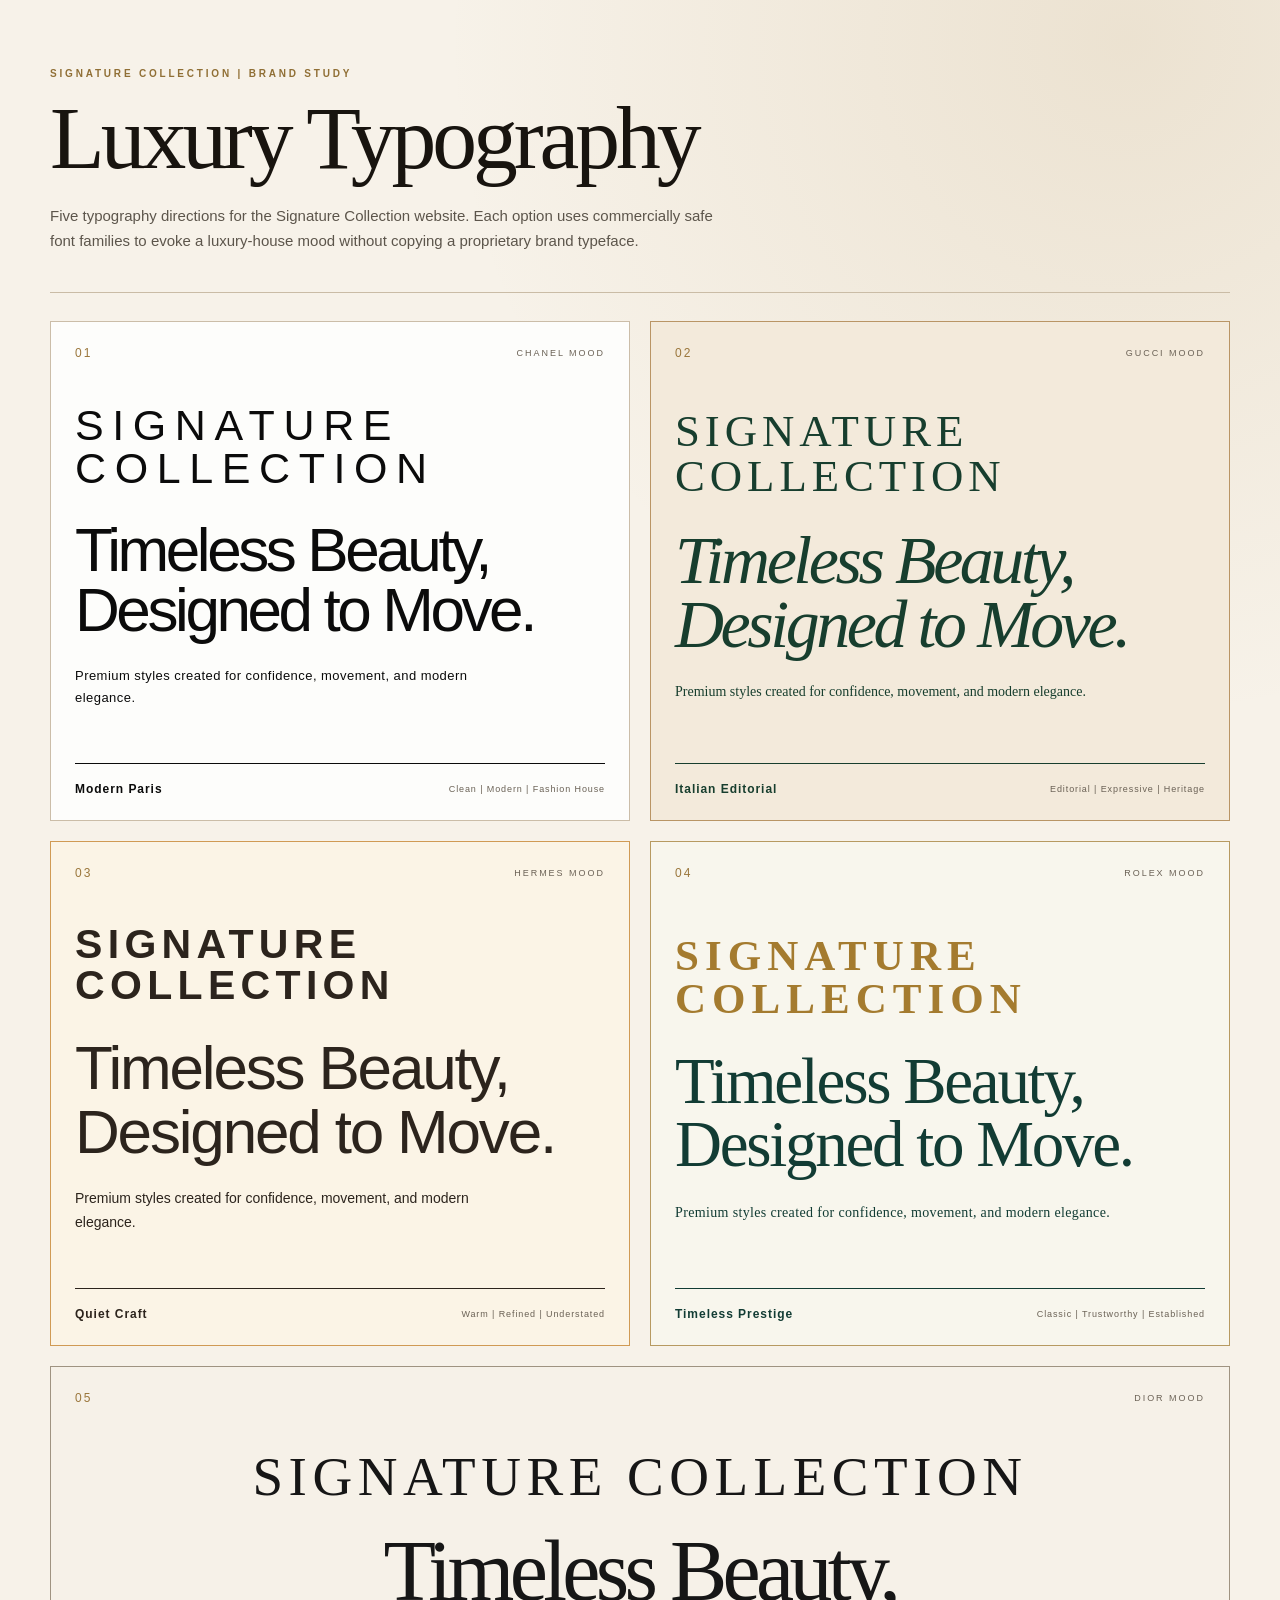
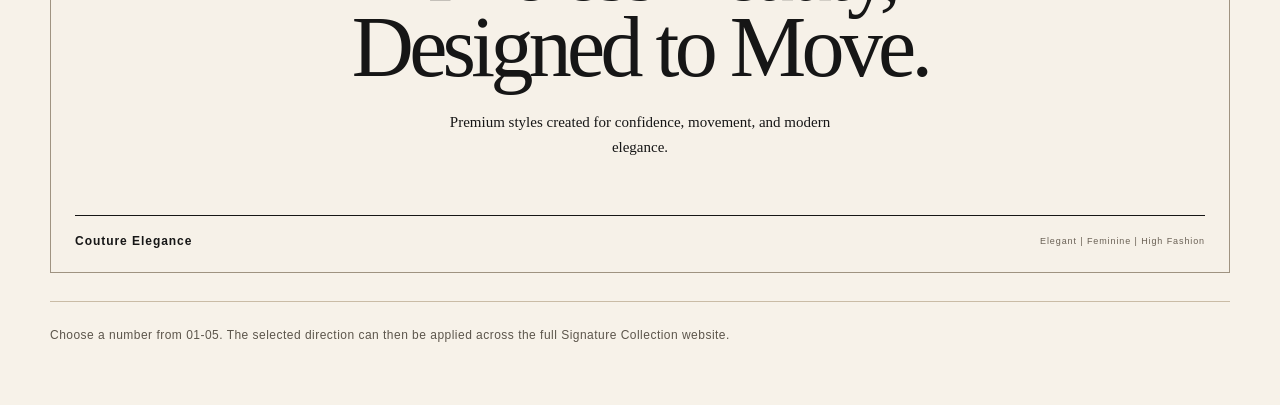
<file: font-options.html>
<!doctype html>
<html lang="en">
<head>
  <meta charset="utf-8">
  <meta name="viewport" content="width=device-width,initial-scale=1">
  <meta name="theme-color" content="#f7f2e9">
  <title>Luxury Typography Options | Signature Collection</title>
  <style>
    :root{--ink:#18140f;--paper:#f7f2e9;--gold:#906f35;--line:#cabca6}*{box-sizing:border-box}body{margin:0;color:var(--ink);background:radial-gradient(circle at 88% 2%,rgba(177,143,83,.16),transparent 30%),var(--paper)}main{min-height:100vh;padding:68px 24px 48px}.intro,.grid,.footer{width:min(1180px,100%);margin-inline:auto}.intro{padding-bottom:38px;border-bottom:1px solid var(--line)}.kicker{margin:0 0 18px;color:var(--gold);font:600 10px/1.2 Arial,sans-serif;letter-spacing:.28em}.intro h1{margin:0;font:400 clamp(44px,7vw,92px)/.9 Didot,"Bodoni MT","Times New Roman",serif;letter-spacing:-.045em}.lead{max-width:680px;margin:24px 0 0;color:#5c554b;font:400 15px/1.7 Arial,sans-serif}.grid{display:grid;grid-template-columns:repeat(2,minmax(0,1fr));gap:20px;padding-block:28px}.card{min-height:430px;display:flex;flex-direction:column;justify-content:space-between;padding:24px;overflow:hidden;border:1px solid #cbbda8;background:rgba(255,252,245,.86)}.card:nth-child(5){grid-column:1/-1}.top,.bottom{display:flex;align-items:center;justify-content:space-between;gap:16px;font-family:Arial,sans-serif}.num{color:#9a763b;font-size:12px;letter-spacing:.18em}.label{color:#6a6155;font-size:9px;letter-spacing:.22em}.sample{padding-block:44px 54px}.brand,.sample h2,.subtitle{margin:0}.sample h2{margin-top:30px}.subtitle{max-width:440px;margin-top:24px}.bottom{padding-top:18px;border-top:1px solid currentColor}.bottom strong{font-size:12px;letter-spacing:.08em}.bottom span{color:#6a6155;font-size:9px;letter-spacing:.1em;text-align:right}.chanel{color:#0b0b0b;background:#fdfdfb}.chanel .brand{font:500 clamp(24px,3.4vw,43px)/1 "Helvetica Neue",Helvetica,Arial,sans-serif;letter-spacing:.2em}.chanel h2{font:300 clamp(35px,5vw,62px)/.98 "Helvetica Neue",Helvetica,Arial,sans-serif;letter-spacing:-.055em}.chanel .subtitle{font:400 13px/1.7 "Helvetica Neue",Helvetica,Arial,sans-serif;letter-spacing:.035em}.gucci{color:#173e2e;background:#f3eadb;border-color:#b99565}.gucci .brand{font:500 clamp(25px,3.5vw,45px)/1 Georgia,"Times New Roman",serif;letter-spacing:.11em}.gucci h2{font:italic 400 clamp(38px,5.3vw,68px)/.94 Georgia,"Times New Roman",serif;letter-spacing:-.05em}.gucci .subtitle{font:400 14px/1.65 Georgia,"Times New Roman",serif}.hermes{color:#2c241d;background:#fbf4e6;border-color:#d09a54}.hermes .brand{font:600 clamp(23px,3.3vw,41px)/1 "Gill Sans","Trebuchet MS",Arial,sans-serif;letter-spacing:.13em}.hermes h2{font:400 clamp(36px,5vw,62px)/1.02 "Gill Sans","Trebuchet MS",Arial,sans-serif;letter-spacing:-.035em}.hermes .subtitle{font:400 14px/1.7 "Gill Sans","Trebuchet MS",Arial,sans-serif}.rolex{color:#123c34;background:#f8f6ed;border-color:#b79a61}.rolex .brand{color:#a47b2f;font:600 clamp(24px,3.4vw,43px)/1 Baskerville,Georgia,serif;letter-spacing:.14em}.rolex h2{font:400 clamp(37px,5.1vw,65px)/.98 Baskerville,Georgia,serif;letter-spacing:-.035em}.rolex .subtitle{font:400 14px/1.7 Baskerville,Georgia,serif;letter-spacing:.025em}.dior{min-height:490px;color:#161616;background:#f6f1e8;border-color:#9f9381}.dior .sample{text-align:center}.dior .subtitle{margin-inline:auto}.dior .brand{font:400 clamp(27px,4.3vw,56px)/1 Didot,"Bodoni MT","Times New Roman",serif;letter-spacing:.1em}.dior h2{font:400 clamp(43px,7vw,86px)/.88 Didot,"Bodoni MT","Times New Roman",serif;letter-spacing:-.055em}.dior .subtitle{font:400 15px/1.7 Didot,"Bodoni MT","Times New Roman",serif}.footer{padding:24px 0 12px;border-top:1px solid var(--line);color:#5c554b;font:400 12px/1.6 Arial,sans-serif;letter-spacing:.04em}@media(max-width:760px){main{padding:42px 15px 32px}.grid{grid-template-columns:1fr;gap:14px}.card,.dior{min-height:390px;padding:20px}.card:nth-child(5){grid-column:auto}.bottom{align-items:flex-start;flex-direction:column}.bottom span{text-align:left}}
  </style>
</head>
<body>
  <main>
    <header class="intro">
      <p class="kicker">SIGNATURE COLLECTION | BRAND STUDY</p>
      <h1>Luxury Typography</h1>
      <p class="lead">Five typography directions for the Signature Collection website. Each option uses commercially safe font families to evoke a luxury-house mood without copying a proprietary brand typeface.</p>
    </header>
    <section class="grid" aria-label="Typography options">
      <article class="card chanel"><div class="top"><span class="num">01</span><span class="label">CHANEL MOOD</span></div><div class="sample"><p class="brand">SIGNATURE COLLECTION</p><h2>Timeless Beauty,<br>Designed to Move.</h2><p class="subtitle">Premium styles created for confidence, movement, and modern elegance.</p></div><div class="bottom"><strong>Modern Paris</strong><span>Clean | Modern | Fashion House</span></div></article>
      <article class="card gucci"><div class="top"><span class="num">02</span><span class="label">GUCCI MOOD</span></div><div class="sample"><p class="brand">SIGNATURE COLLECTION</p><h2>Timeless Beauty,<br>Designed to Move.</h2><p class="subtitle">Premium styles created for confidence, movement, and modern elegance.</p></div><div class="bottom"><strong>Italian Editorial</strong><span>Editorial | Expressive | Heritage</span></div></article>
      <article class="card hermes"><div class="top"><span class="num">03</span><span class="label">HERMES MOOD</span></div><div class="sample"><p class="brand">SIGNATURE COLLECTION</p><h2>Timeless Beauty,<br>Designed to Move.</h2><p class="subtitle">Premium styles created for confidence, movement, and modern elegance.</p></div><div class="bottom"><strong>Quiet Craft</strong><span>Warm | Refined | Understated</span></div></article>
      <article class="card rolex"><div class="top"><span class="num">04</span><span class="label">ROLEX MOOD</span></div><div class="sample"><p class="brand">SIGNATURE COLLECTION</p><h2>Timeless Beauty,<br>Designed to Move.</h2><p class="subtitle">Premium styles created for confidence, movement, and modern elegance.</p></div><div class="bottom"><strong>Timeless Prestige</strong><span>Classic | Trustworthy | Established</span></div></article>
      <article class="card dior"><div class="top"><span class="num">05</span><span class="label">DIOR MOOD</span></div><div class="sample"><p class="brand">SIGNATURE COLLECTION</p><h2>Timeless Beauty,<br>Designed to Move.</h2><p class="subtitle">Premium styles created for confidence, movement, and modern elegance.</p></div><div class="bottom"><strong>Couture Elegance</strong><span>Elegant | Feminine | High Fashion</span></div></article>
    </section>
    <footer class="footer">Choose a number from 01-05. The selected direction can then be applied across the full Signature Collection website.</footer>
  </main>
</body>
</html>
</file>
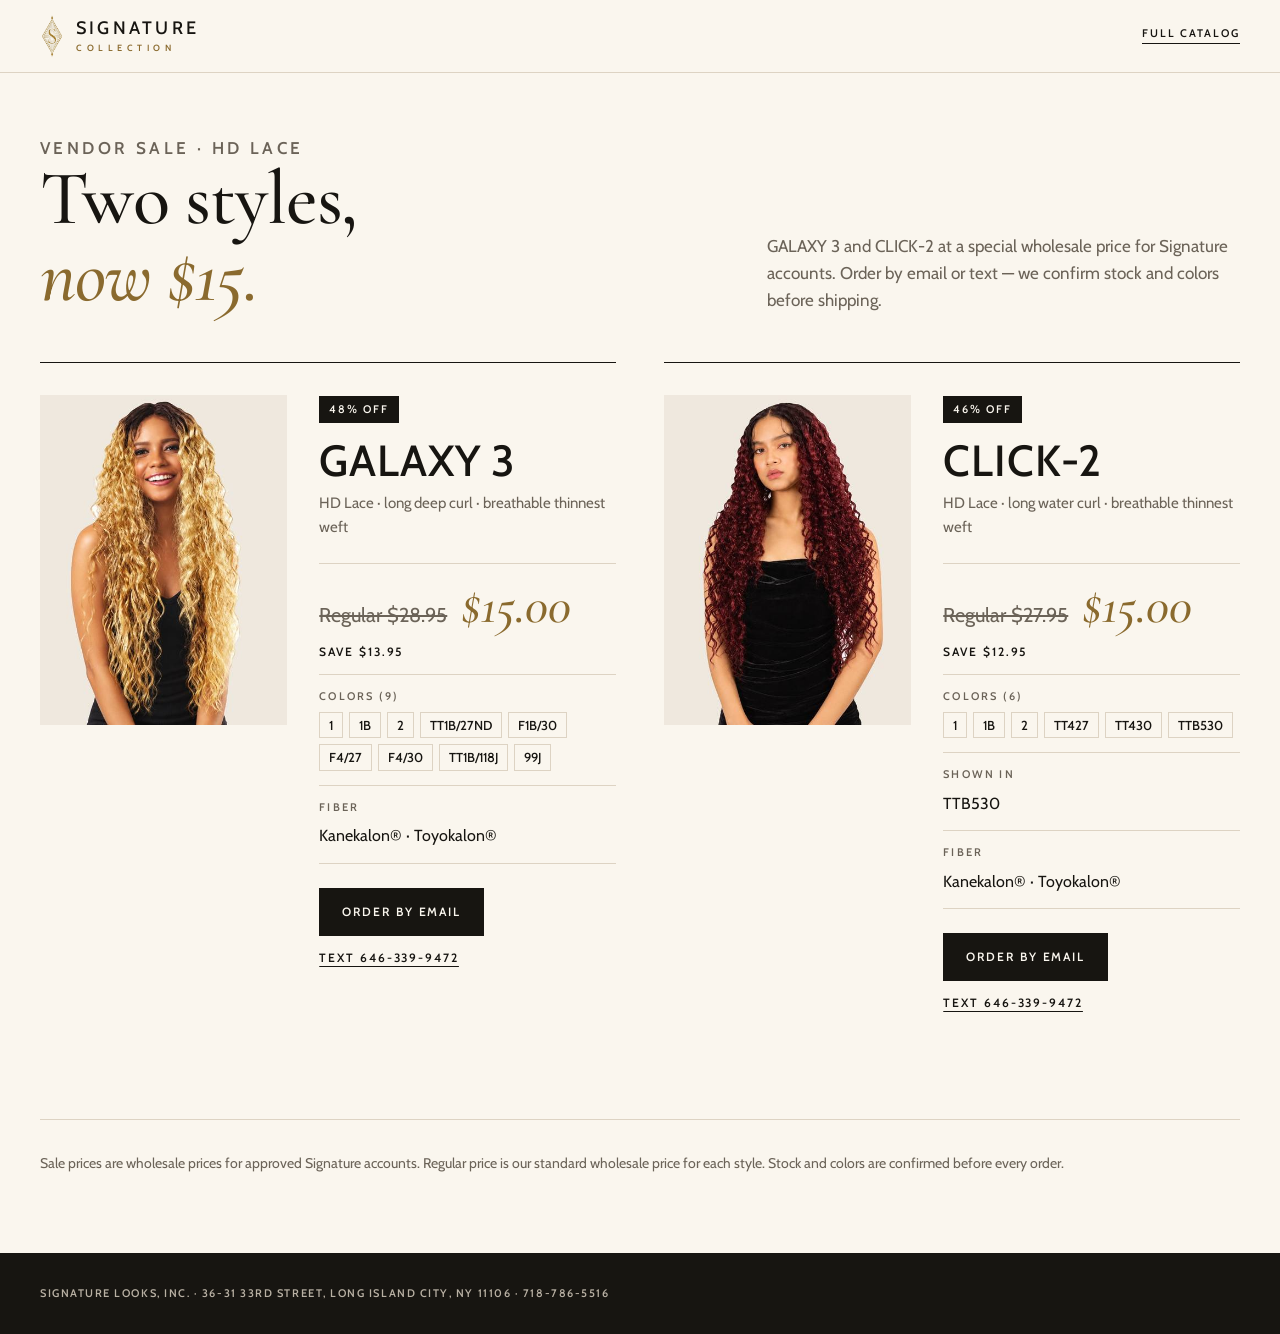
<file: sale.html>
<!doctype html>
<html lang="en">
<head>
  <meta charset="utf-8">
  <meta name="viewport" content="width=device-width,initial-scale=1,viewport-fit=cover">
  <meta name="theme-color" content="#faf6ee">
  <title>Vendor Sale — GALAXY 3 &amp; CLICK-2 | Signature Looks, Inc.</title>
  <meta name="description" content="Vendor sale on Signature Collection HD Lace wigs GALAXY 3 and CLICK-2 — up to 48% off wholesale for approved beauty supply stores.">
  <link rel="canonical" href="https://signature-collection-ny.github.io/sale.html">
  <link rel="preconnect" href="https://fonts.googleapis.com">
  <link rel="preconnect" href="https://fonts.gstatic.com" crossorigin>
  <link rel="stylesheet" href="https://fonts.googleapis.com/css2?family=Cabin:wght@400;500;600&family=Cormorant+Garamond:ital,wght@0,500;1,500&display=swap">
  <style>
    :root{--ink:#171511;--ivory:#faf6ee;--paper:#f2ece1;--photo:#eee8de;--line:#ddd3c3;--muted:#6b6358;--gold:#8a6a2e;--gold-on-ink:#c9a86a;
      --sans:"Gill Sans","Gill Sans MT",Cabin,"Apple SD Gothic Neo","Malgun Gothic",sans-serif;--serif:"Cormorant Garamond",Didot,serif;--g:24px}
    *{box-sizing:border-box}html{-webkit-text-size-adjust:100%}
    body{margin:0;background:var(--ivory);color:var(--ink);font:400 16px/1.6 var(--sans)}
    img{display:block;max-width:100%;height:auto}a{color:inherit}
    .wrap{max-width:1248px;margin:0 auto;padding:0 var(--g)}
    .lab{font:600 11px/1.4 var(--sans);letter-spacing:.2em;text-transform:uppercase;color:var(--gold);margin:0 0 16px}
    .head{border-bottom:1px solid var(--line)}.head .wrap{height:72px;display:flex;align-items:center;justify-content:space-between;gap:16px}
    .mark{display:flex;align-items:center;gap:12px;text-decoration:none}.mark img{width:24px}
    .mark b{display:block;font:500 18px/1 var(--sans);letter-spacing:.18em}.mark small{display:block;margin-top:6px;font:600 9px/1 var(--sans);letter-spacing:.5em;color:var(--gold)}
    .top-link{font:600 11px/1 var(--sans);letter-spacing:.18em;text-decoration:none;border-bottom:1px solid var(--ink);padding-bottom:4px}
    .intro{padding:64px 0 48px;display:grid;grid-template-columns:7fr 5fr;gap:64px;align-items:end}
    .intro h1{margin:0;font:500 clamp(48px,6vw,88px)/1 var(--serif);letter-spacing:-.015em}
    .intro h1 em{display:block;font-style:italic;color:var(--gold)}
    .intro p{margin:0;color:var(--muted);font-size:17px}
    .items{display:grid;grid-template-columns:1fr 1fr;gap:48px;padding-bottom:96px}
    .item{display:grid;grid-template-columns:5fr 6fr;gap:32px;align-items:start;border-top:1px solid var(--ink);padding-top:32px}
    .tag{background:var(--photo)}.tag img{width:100%;aspect-ratio:3/4;object-fit:cover}
    .badge{display:inline-block;background:var(--ink);color:var(--ivory);font:600 11px/1 var(--sans);letter-spacing:.18em;padding:8px 10px;margin-bottom:16px}
    .item h2{margin:0;font:500 clamp(36px,3.4vw,52px)/1 var(--sans);letter-spacing:.02em}
    .type{margin:8px 0 24px;color:var(--muted);font-size:15px}
    .price{display:flex;align-items:baseline;gap:14px;flex-wrap:wrap;padding:16px 0;border-top:1px solid var(--line);border-bottom:1px solid var(--line)}
    .price s{color:var(--muted);font-size:20px}
    .price b{font:italic 500 52px/1 var(--serif);color:var(--gold)}
    .price .off{font:600 12px/1 var(--sans);letter-spacing:.16em;color:var(--ink)}
    .row{padding:14px 0;border-bottom:1px solid var(--line)}.row .lab{margin:0 0 8px;color:var(--muted)}
    .chips{display:flex;flex-wrap:wrap;gap:6px}.chips span{border:1px solid var(--line);padding:3px 9px;font:500 13px/1.4 var(--sans)}
    .acts{display:flex;flex-wrap:wrap;gap:16px;align-items:center;margin-top:24px}
    .btn{display:inline-flex;align-items:center;justify-content:center;min-height:48px;padding:0 22px;border:1px solid var(--ink);background:var(--ink);color:var(--ivory);text-decoration:none;font:600 12px/1 var(--sans);letter-spacing:.16em}
    .btn:hover{background:var(--gold);border-color:var(--gold)}
    .lnk{font:600 12px/1 var(--sans);letter-spacing:.16em;text-decoration:underline;text-underline-offset:4px}
    .note{padding:32px 0 64px;border-top:1px solid var(--line);color:var(--muted);font-size:14px}
    .foot{background:var(--ink);color:#b8b0a3;padding:32px 0;font:600 11px/1.6 var(--sans);letter-spacing:.14em}
    :focus-visible{outline:2px solid var(--gold);outline-offset:3px}
    @media(max-width:1060px){.items{grid-template-columns:1fr;gap:56px}}
    @media(max-width:760px){.intro{grid-template-columns:1fr;gap:16px;padding:32px 0 32px}}
    @media(max-width:640px){:root{--g:16px}.head .wrap{height:64px}.item{grid-template-columns:2fr 3fr;gap:16px;padding-top:20px}
      .item h2{font-size:28px}.type{font-size:13px;margin:4px 0 12px}.badge{font-size:10px;padding:6px 8px;margin-bottom:10px}
      .price b{font-size:40px}.price s{font-size:16px}.items{padding-bottom:56px;gap:40px}
      .acts .btn{width:100%}.lab{letter-spacing:.12em}}
  </style>
</head>
<body>
  <header class="head"><div class="wrap">
    <a class="mark" href="./" aria-label="Signature Collection home"><img src="signature-emblem.png" alt="" width="24" height="44"><span><b>SIGNATURE</b><small>COLLECTION</small></span></a>
    <a class="top-link" href="signature-catalog-vendor.html">FULL CATALOG</a>
  </div></header>

  <main class="wrap">
    <section class="intro">
      <div><p class="lab">Vendor sale · HD Lace</p><h1>Two styles,<em>now $15.</em></h1></div>
      <p>GALAXY 3 and CLICK-2 at a special wholesale price for Signature accounts. Order by email or text — we confirm stock and colors before shipping.</p>
    </section>

    <section class="items">
      <article class="item" data-regular="28.95" data-sale="15.00">
        <div class="tag"><img src="sale/galaxy-3.jpg" alt="GALAXY 3 HD Lace long deep curl wig, shown in blonde ombre" width="450" height="600"></div>
        <div>
          <span class="badge">48% OFF</span>
          <h2>GALAXY 3</h2>
          <p class="type">HD Lace · long deep curl · breathable thinnest weft</p>
          <div class="price"><s>Regular $28.95</s><b>$15.00</b><span class="off">SAVE $13.95</span></div>
          <div class="row"><p class="lab">Colors (9)</p><div class="chips"><span>1</span><span>1B</span><span>2</span><span>TT1B/27ND</span><span>F1B/30</span><span>F4/27</span><span>F4/30</span><span>TT1B/118J</span><span>99J</span></div></div>
          <div class="row"><p class="lab">Fiber</p>Kanekalon® · Toyokalon®</div>
          <div class="acts"><a class="btn" href="mailto:Jae@signaturelooksinc.com?subject=Sale%20order%20-%20GALAXY%203&body=Store%20name%3A%0AColors%20and%20quantity%3A%0A">ORDER BY EMAIL</a><a class="lnk" href="sms:+16463399472">TEXT 646-339-9472</a></div>
        </div>
      </article>

      <article class="item" data-regular="27.95" data-sale="15.00">
        <div class="tag"><img src="sale/click-2.jpg" alt="CLICK-2 HD Lace long water curl wig, shown in TTB530" width="450" height="600"></div>
        <div>
          <span class="badge">46% OFF</span>
          <h2>CLICK-2</h2>
          <p class="type">HD Lace · long water curl · breathable thinnest weft</p>
          <div class="price"><s>Regular $27.95</s><b>$15.00</b><span class="off">SAVE $12.95</span></div>
          <div class="row"><p class="lab">Colors (6)</p><div class="chips"><span>1</span><span>1B</span><span>2</span><span>TT427</span><span>TT430</span><span>TTB530</span></div></div>
          <div class="row"><p class="lab">Shown in</p>TTB530</div>
          <div class="row"><p class="lab">Fiber</p>Kanekalon® · Toyokalon®</div>
          <div class="acts"><a class="btn" href="mailto:Jae@signaturelooksinc.com?subject=Sale%20order%20-%20CLICK-2&body=Store%20name%3A%0AColors%20and%20quantity%3A%0A">ORDER BY EMAIL</a><a class="lnk" href="sms:+16463399472">TEXT 646-339-9472</a></div>
        </div>
      </article>
    </section>

    <p class="note">Sale prices are wholesale prices for approved Signature accounts. Regular price is our standard wholesale price for each style. Stock and colors are confirmed before every order.</p>
  </main>

  <footer class="foot"><div class="wrap">SIGNATURE LOOKS, INC. · 36-31 33RD STREET, LONG ISLAND CITY, NY 11106 · 718-786-5516</div></footer>

</body>
</html>
</file>
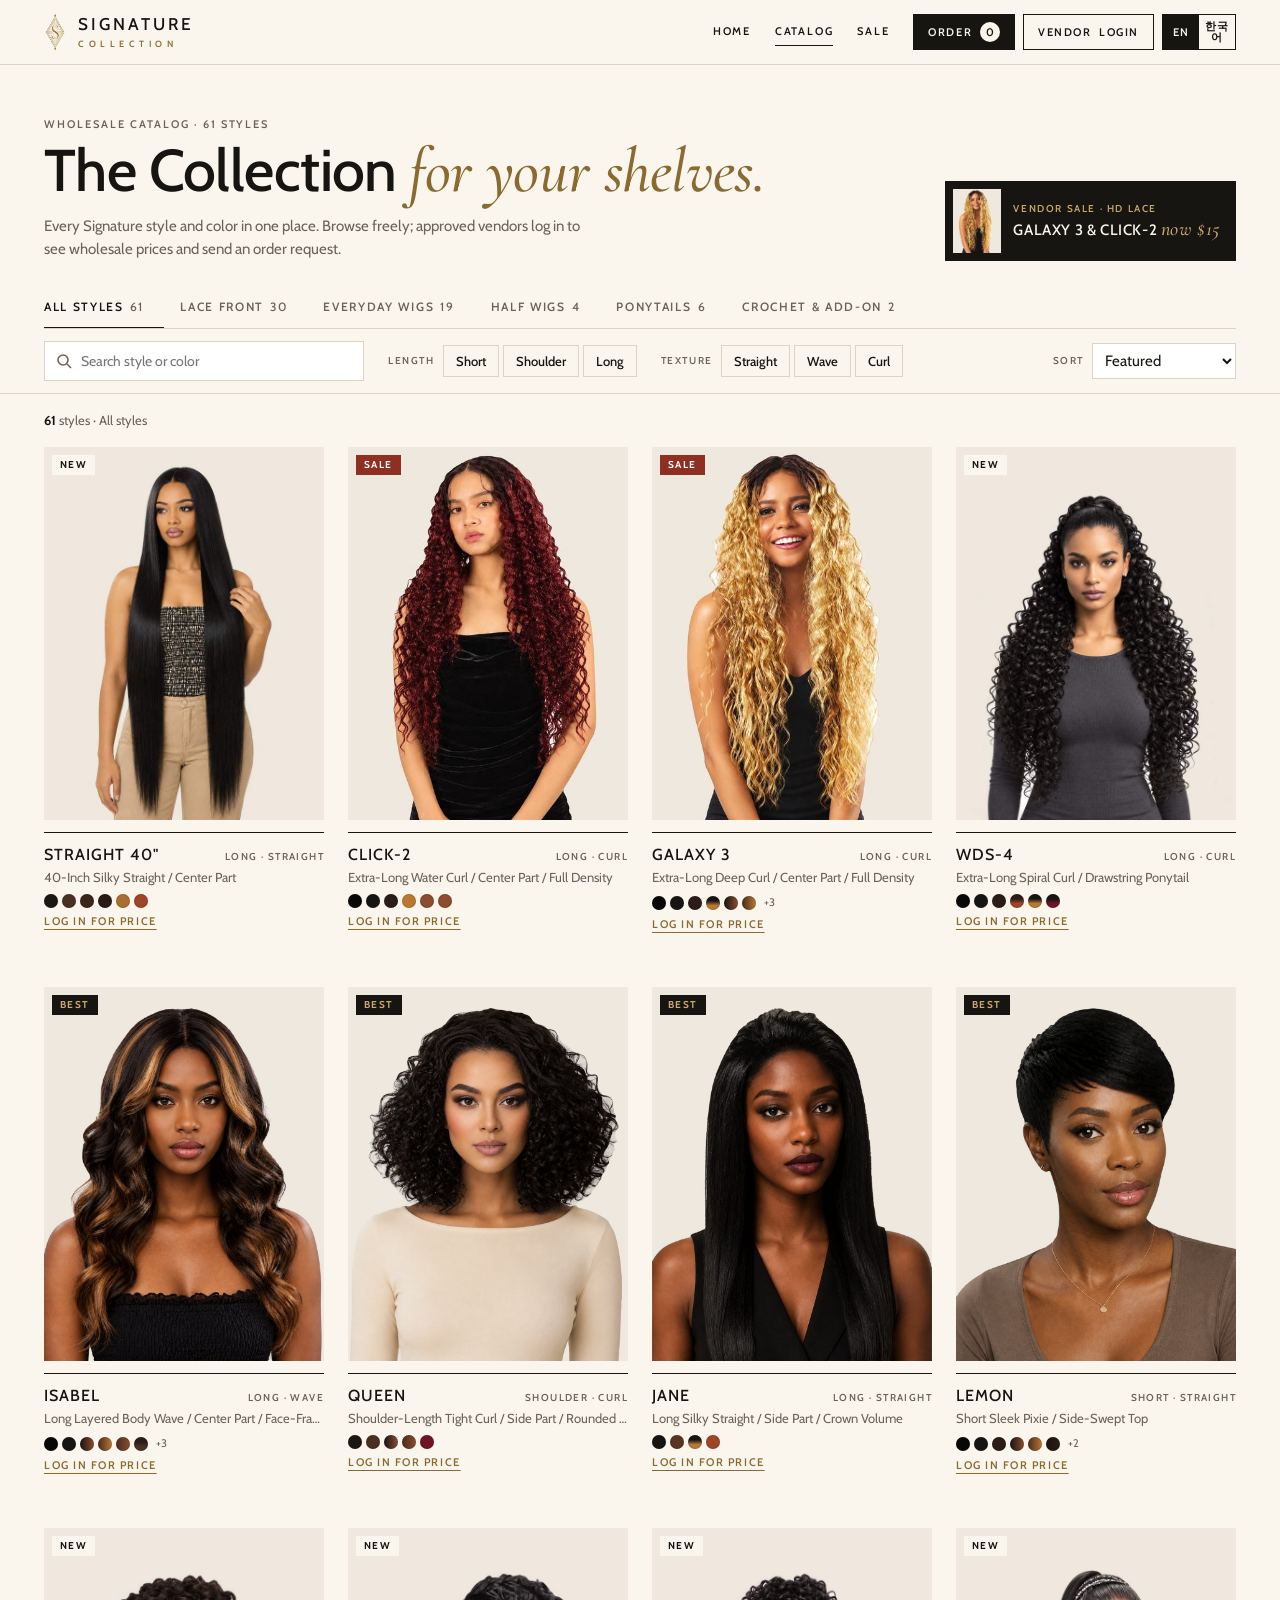
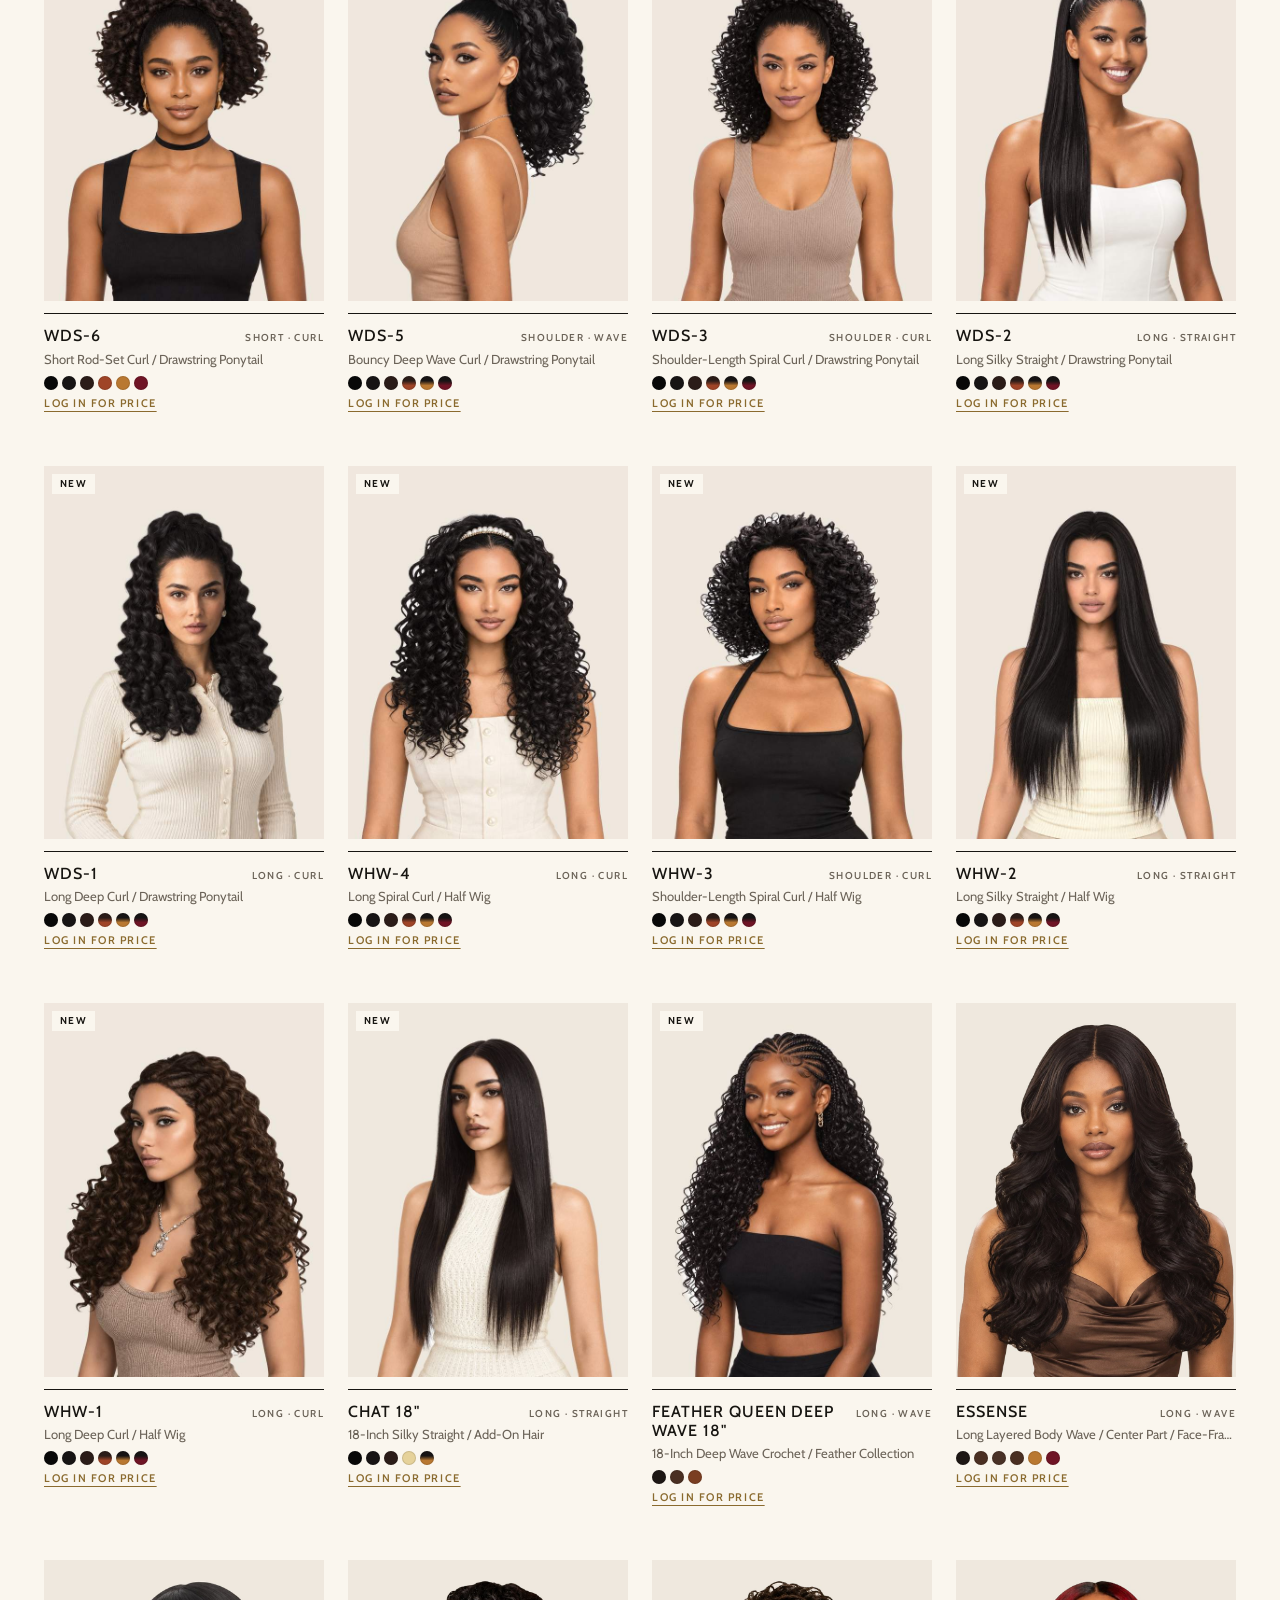
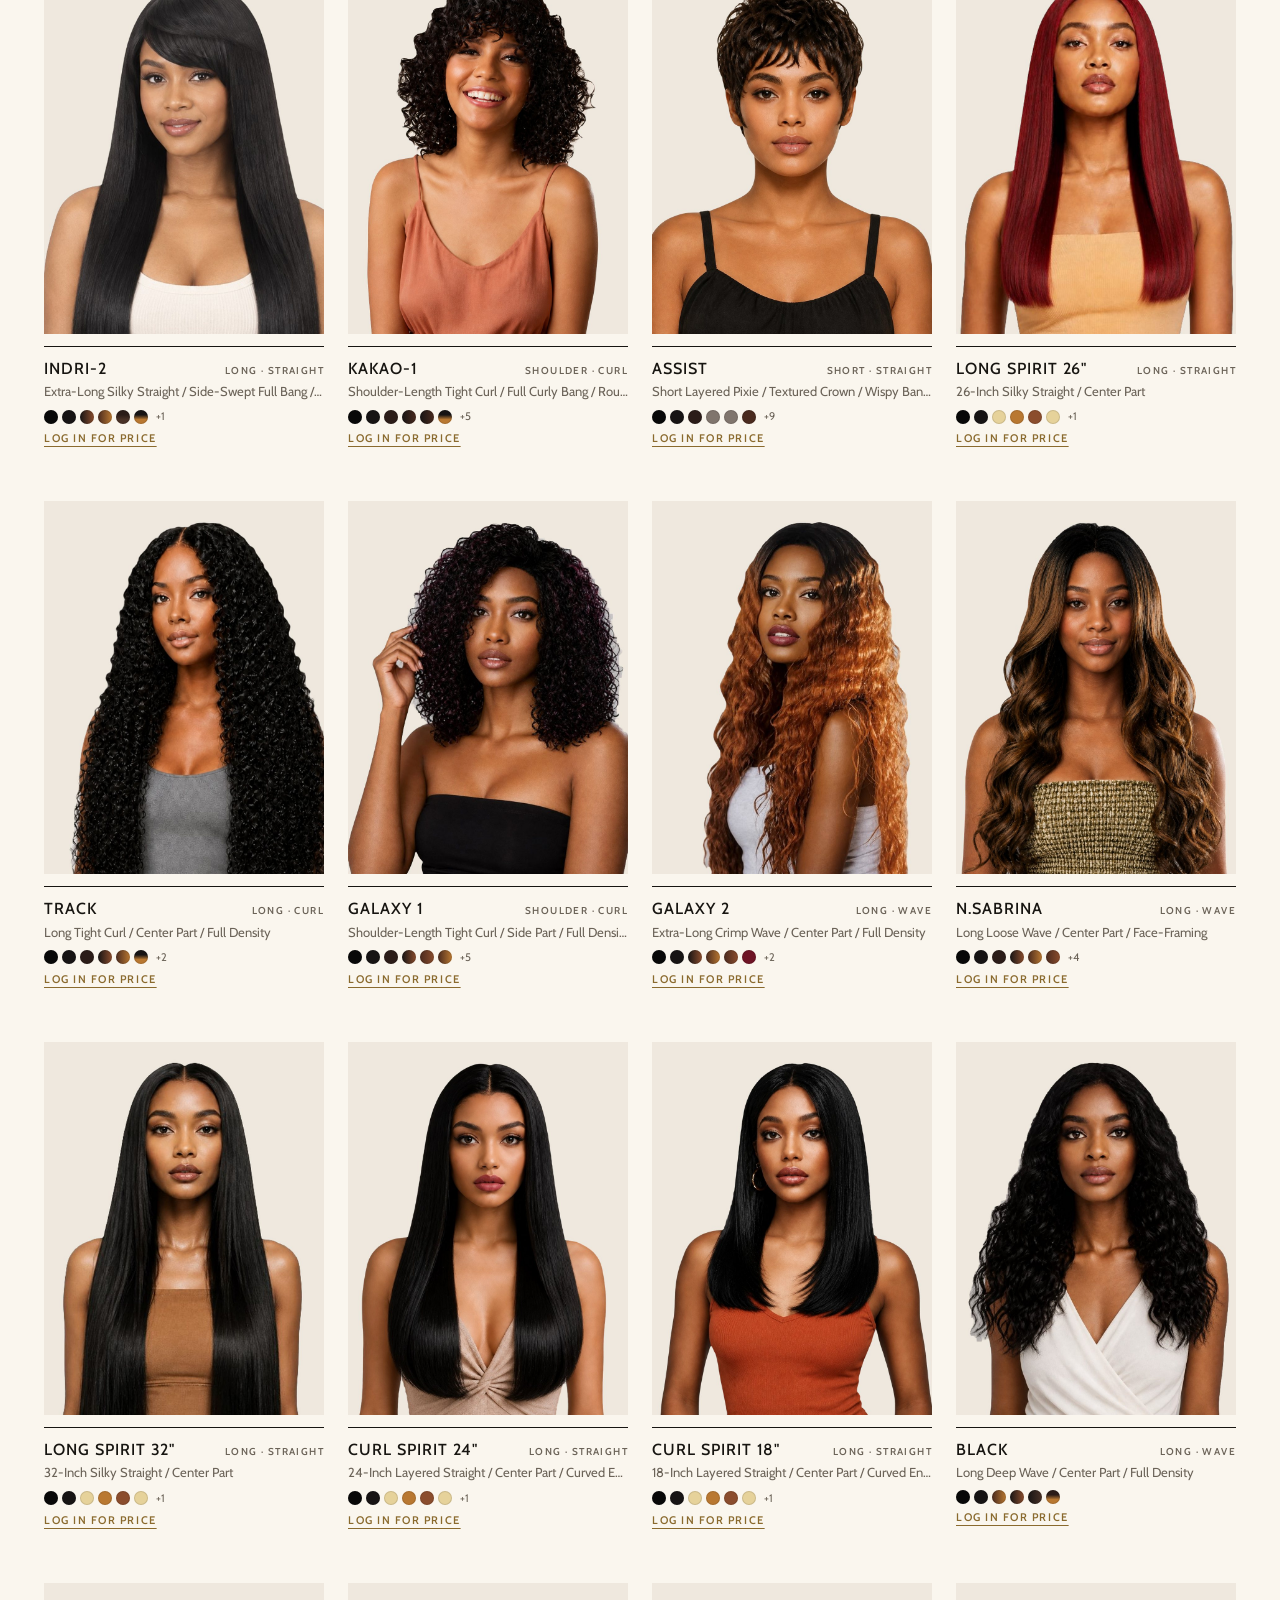
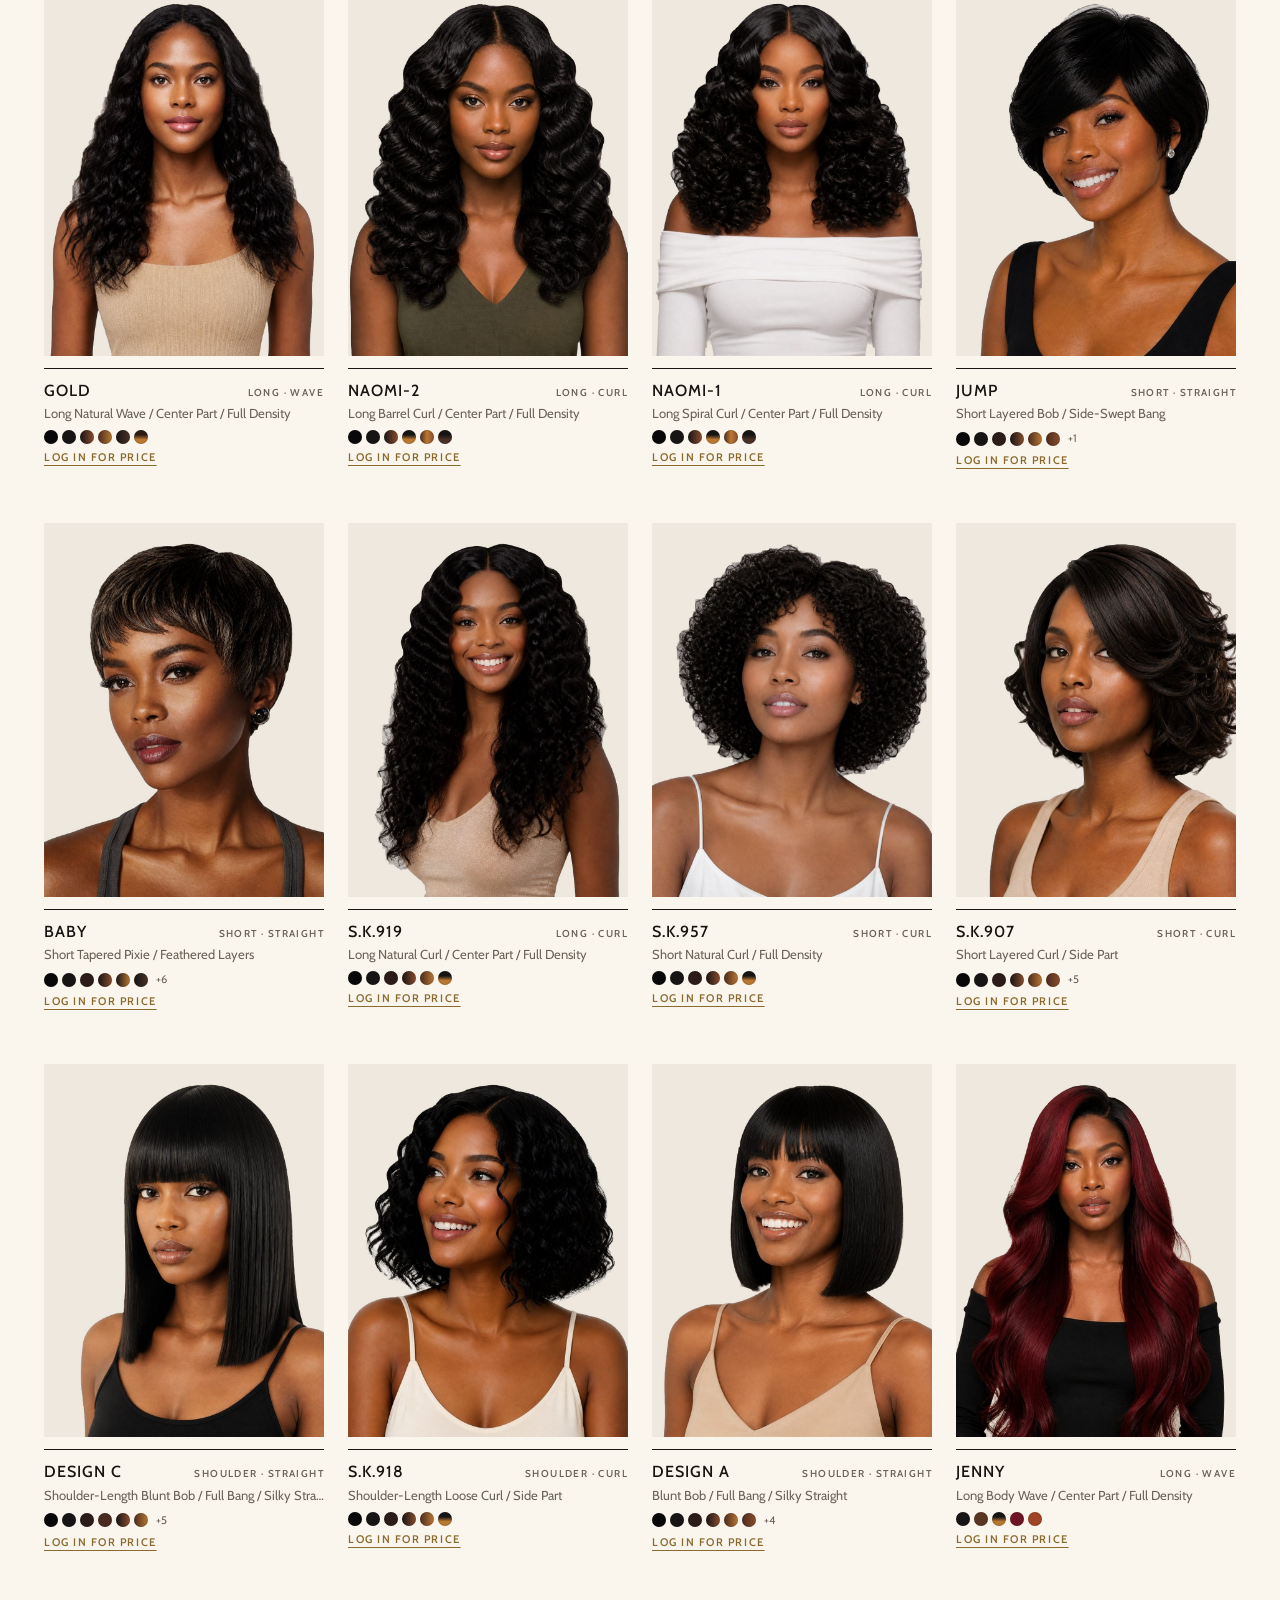
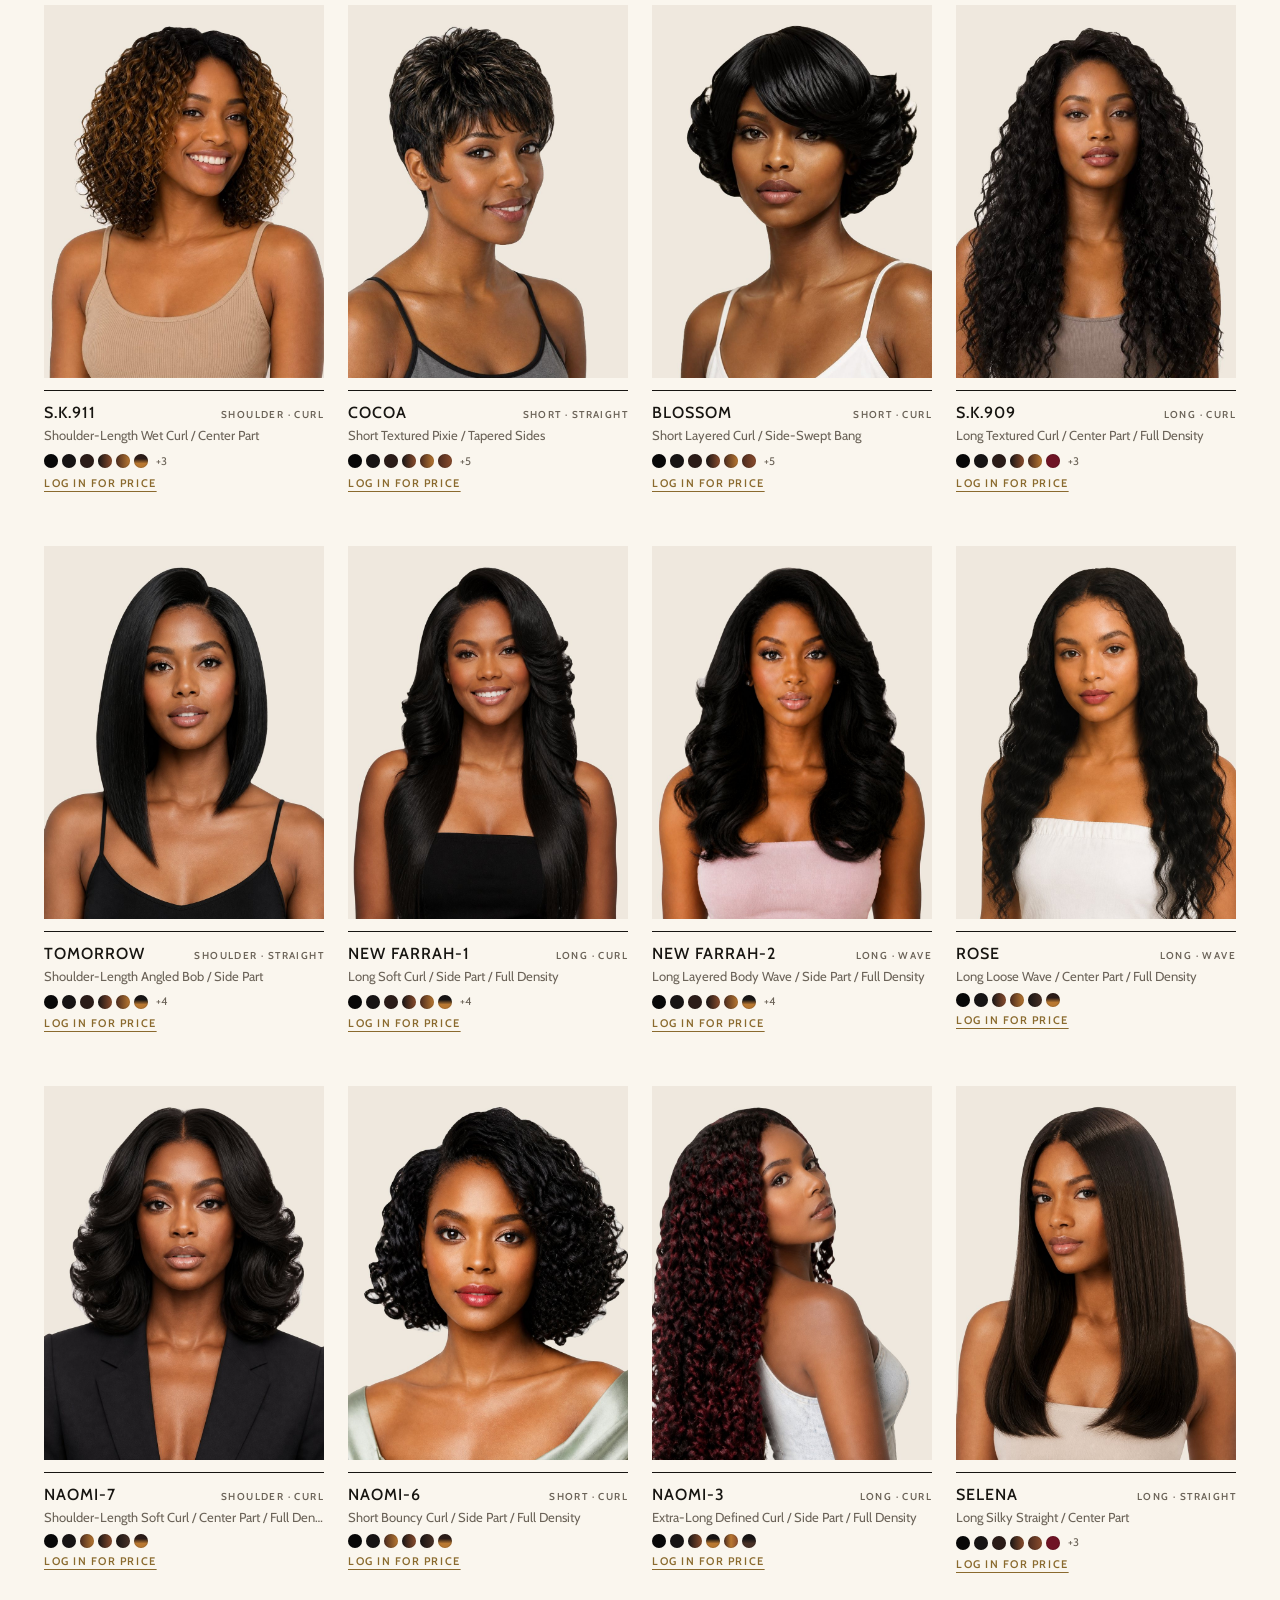
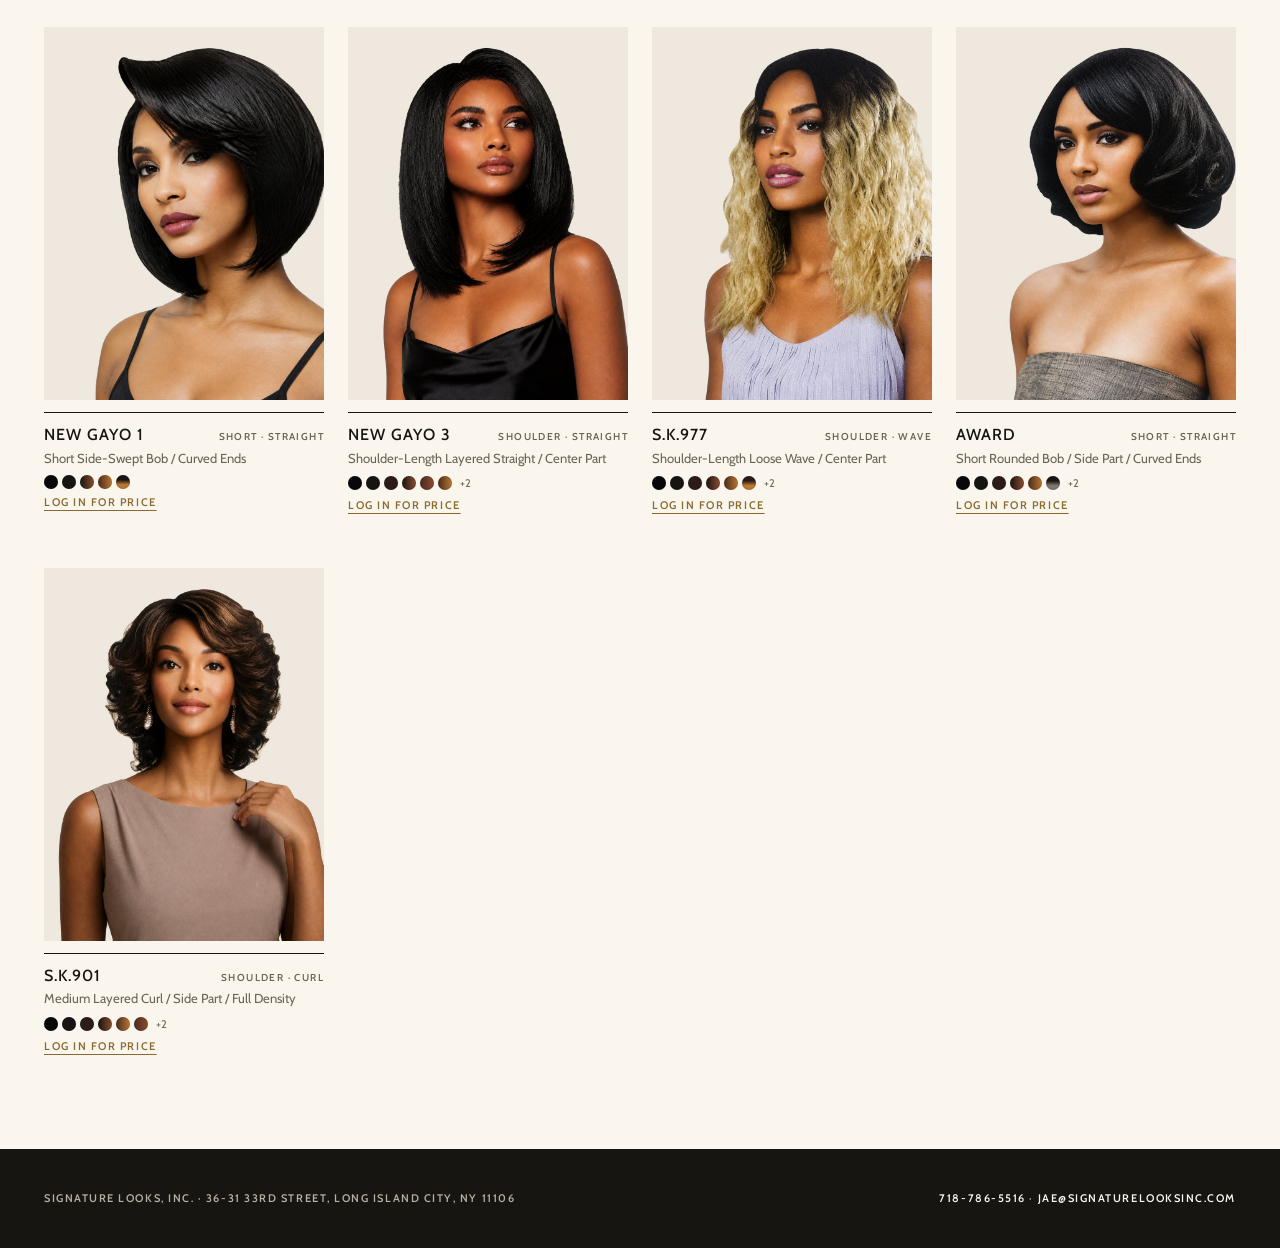
<file: signature-catalog-vendor.html>
<!DOCTYPE html>
<html lang="en">
<head>
<meta charset="utf-8">
<meta name="viewport" content="width=device-width,initial-scale=1,viewport-fit=cover">
<title>Signature Looks Wholesale Wig Catalog | Signature Collection New York</title>
<meta name="robots" content="index,follow,max-image-preview:large">
<link rel="canonical" href="https://signature-collection-ny.github.io/signature-catalog-vendor.html">
<meta property="og:type" content="website">
<meta property="og:site_name" content="Signature Collection">
<meta property="og:title" content="Signature Looks Wholesale Wig Catalog | Signature Collection New York">
<meta property="og:description" content="Explore Signature Collection wig styles, product details, and available colors for beauty supply retailers.">
<meta property="og:url" content="https://signature-collection-ny.github.io/signature-catalog-vendor.html">
<meta property="og:image" content="https://signature-collection-ny.github.io/cards/46-essense-approved.jpg">
<meta name="twitter:card" content="summary_large_image">
<script type="application/ld+json">{"@context":"https://schema.org","@type":"CollectionPage","name":"Signature Collection Wholesale Wig Catalog","url":"https://signature-collection-ny.github.io/signature-catalog-vendor.html","isPartOf":{"@type":"WebSite","name":"Signature Collection","url":"https://signature-collection-ny.github.io/"},"provider":{"@type":"Organization","name":"Signature Collection","legalName":"Signature Looks, Inc.","url":"https://signature-collection-ny.github.io/"}}</script>
<meta name="description" content="Signature Collection wholesale synthetic wig catalog for beauty supply stores. Every style and color; vendor login for wholesale prices and order requests.">
<link rel="icon" href="signature-emblem.png">
<link rel="preconnect" href="https://fonts.googleapis.com">
<link rel="preconnect" href="https://fonts.gstatic.com" crossorigin>
<link rel="stylesheet" href="https://fonts.googleapis.com/css2?family=Cabin:wght@400;500;600;700&family=Cormorant+Garamond:ital,wght@1,500&display=swap">

<style>
/* Layout: wholesale lookbook — sticky shop bar (type tabs + filters) over a 4-up photo grid; detail and order open as side sheets. 8px grid, 1240px container. */
:root{
  --ink:#171511;--ivory:#faf6ee;--paper:#f2ece1;--photo:#eee8de;--line:#ddd3c3;--muted:#6b6358;--gold:#8a6a2e;--gold-ink:#c9a86a;--sale:#8f2f22;
  --sans:Cabin,"Gill Sans","Gill Sans MT","Apple SD Gothic Neo","Malgun Gothic",system-ui,sans-serif;
  --serif:"Cormorant Garamond",Didot,"Times New Roman",serif;
  --wrap:1240px;--g:24px;--head:64px;
  color-scheme:light;
}
*{box-sizing:border-box}
html{-webkit-text-size-adjust:100%;scroll-padding-top:150px}
body{margin:0;background:var(--ivory);color:var(--ink);font:400 15px/1.55 var(--sans)}
body::before{content:"";position:fixed;inset:0 0 auto;height:env(safe-area-inset-top,0px);z-index:60;background:var(--ivory)}
img{display:block;max-width:100%;height:auto}
a{color:inherit}
button,input,select,textarea{font:inherit;color:inherit}
button{cursor:pointer}
:focus-visible{outline:2px solid var(--gold);outline-offset:2px}
.wrap{max-width:var(--wrap);margin:0 auto;padding-left:max(var(--g),env(safe-area-inset-left,0px));padding-right:max(var(--g),env(safe-area-inset-right,0px))}
.lab{font:600 11px/1.3 var(--sans);letter-spacing:.18em;text-transform:uppercase;color:var(--gold);margin:0}
.sr{position:absolute;width:1px;height:1px;overflow:hidden;clip:rect(0 0 0 0);white-space:nowrap}

/* header */
.head{position:sticky;top:env(safe-area-inset-top,0px);z-index:50;background:var(--ivory);border-bottom:1px solid var(--line)}
.head .wrap{height:var(--head);display:flex;align-items:center;gap:24px}
.mark{display:flex;align-items:center;gap:12px;text-decoration:none;margin-right:auto}
.mark img{width:22px;height:40px;object-fit:contain}
.mark b{display:block;font:500 17px/1 var(--sans);letter-spacing:.18em}
.mark small{display:block;margin-top:6px;font:600 9px/1 var(--sans);letter-spacing:.5em;color:var(--gold)}
.nav{display:flex;gap:24px}
.nav a{font:600 11px/1 var(--sans);letter-spacing:.16em;text-decoration:none;padding:8px 0;border-bottom:1px solid transparent}
.nav a[aria-current="page"]{border-color:var(--ink)}
.tools{display:flex;align-items:center;gap:8px}
.tbtn{height:36px;padding:0 14px;border:1px solid var(--ink);background:var(--ink);color:var(--ivory);font:600 11px/1 var(--sans);letter-spacing:.14em;display:inline-flex;align-items:center;gap:8px}
.tbtn.ghost{background:transparent;color:var(--ink)}
.count{min-width:20px;height:20px;padding:0 6px;border-radius:10px;background:var(--ivory);color:var(--ink);display:inline-grid;place-items:center;font-size:11px;letter-spacing:0;font-variant-numeric:tabular-nums}
.tbtn.ghost .count{background:var(--ink);color:var(--ivory)}
.langs{display:flex;border:1px solid var(--ink)}
.langs button{height:34px;width:36px;border:0;background:transparent;font:600 11px/1 var(--sans);letter-spacing:.08em}
.langs button[aria-pressed="true"]{background:var(--ink);color:var(--ivory)}

/* intro */
.lead{padding-block:40px 24px;display:grid;grid-template-columns:minmax(0,1fr) auto;gap:24px;align-items:end}
.lead h1{margin:8px 0 0;font:500 clamp(36px,4.6vw,60px)/1 var(--sans);letter-spacing:-.01em;text-wrap:balance}
.lead h1 em{font:italic 500 1.08em/1 var(--serif);color:var(--gold)}
.lead p{margin:12px 0 0;max-width:56ch;color:var(--muted)}
.salelink{display:grid;grid-template-columns:48px auto;gap:12px;align-items:center;text-decoration:none;background:var(--ink);color:var(--ivory);padding:8px 16px 8px 8px}
.salelink img{width:48px;height:64px;object-fit:cover}
.salelink small{display:block;font:600 10px/1.2 var(--sans);letter-spacing:.16em;color:var(--gold-ink)}
.salelink b{display:block;margin-top:4px;font:500 15px/1.2 var(--sans);letter-spacing:.04em}
.salelink em{font:italic 500 20px/1 var(--serif);color:var(--gold-ink)}

/* shop bar */
.shopbar{position:sticky;top:calc(env(safe-area-inset-top,0px) + var(--head));z-index:40;background:var(--ivory);border-bottom:1px solid var(--line)}
.types{display:flex;gap:0;overflow-x:auto;scrollbar-width:none;border-bottom:1px solid var(--line)}
.types::-webkit-scrollbar{display:none}
.types button{flex:0 0 auto;border:0;background:transparent;padding:16px 20px 14px 0;margin-right:16px;font:600 12px/1 var(--sans);letter-spacing:.14em;text-transform:uppercase;color:var(--muted);border-bottom:2px solid transparent;margin-bottom:-1px;white-space:nowrap}
.types button span{font-weight:500;margin-left:6px;color:var(--muted);font-variant-numeric:tabular-nums}
.types button[aria-selected="true"]{color:var(--ink);border-color:var(--ink)}
.filters{display:flex;flex-wrap:wrap;gap:8px 24px;align-items:center;padding-block:12px}
.search{flex:1 1 220px;min-width:0;max-width:320px;position:relative}
.search input{width:100%;height:40px;border:1px solid var(--line);background:#fff;padding:0 12px 0 36px;font-size:14px}
.search svg{position:absolute;left:12px;top:12px;width:16px;height:16px;fill:none;stroke:var(--muted);stroke-width:1.6}
.seg{display:flex;align-items:center;gap:4px}
.seg>span{font:600 10px/1 var(--sans);letter-spacing:.16em;color:var(--muted);text-transform:uppercase;margin-right:4px}
.seg button{height:32px;padding:0 12px;border:1px solid var(--line);background:transparent;font:500 13px/1 var(--sans)}
.seg button[aria-pressed="true"]{background:var(--ink);border-color:var(--ink);color:var(--ivory)}
.sort{margin-left:auto;display:flex;align-items:center;gap:8px}
.sort label{font:600 10px/1 var(--sans);letter-spacing:.16em;color:var(--muted);text-transform:uppercase}
.sort select{height:36px;border:1px solid var(--line);background:#fff;padding:0 8px}
.resultline{display:flex;justify-content:space-between;align-items:center;gap:16px;padding-block:16px 8px;font-size:13px;color:var(--muted)}
.resultline b{color:var(--ink);font-variant-numeric:tabular-nums}
.clear{border:0;background:transparent;text-decoration:underline;text-underline-offset:3px;font-size:13px;color:var(--ink);padding:0}

/* grid */
.grid{display:grid;grid-template-columns:repeat(4,minmax(0,1fr));gap:40px 24px;padding:8px 0 80px;list-style:none;margin:0}
.card{display:flex;flex-direction:column;min-width:0}
.card>button.open{all:unset;cursor:pointer;display:block}
.card>button.open:focus-visible{outline:2px solid var(--gold);outline-offset:4px}
.ph{position:relative;background:var(--photo);aspect-ratio:3/4;overflow:hidden}
.ph img{width:100%;height:100%;object-fit:cover;transition:transform .5s ease}
.card:hover .ph img{transform:scale(1.025)}
.badge{position:absolute;left:8px;top:8px;padding:5px 8px;font:700 10px/1 var(--sans);letter-spacing:.14em;background:var(--ivory);color:var(--ink)}
.badge.sale{background:var(--sale);color:#fff}
.badge.best{background:var(--ink);color:var(--gold-ink)}
.meta{border-top:1px solid var(--ink);margin-top:12px;padding-top:12px;display:grid;gap:4px}
.row1{display:flex;justify-content:space-between;align-items:baseline;gap:8px}
.nm{font:500 16px/1.2 var(--sans);letter-spacing:.06em}
.ln{font:600 10px/1.2 var(--sans);letter-spacing:.14em;color:var(--muted);text-transform:uppercase;white-space:nowrap}
.ds{font-size:13px;color:var(--muted);line-height:1.4;overflow:hidden;text-overflow:ellipsis;white-space:nowrap}
.sw{display:flex;align-items:center;gap:4px;margin-top:4px}
.sw i{width:14px;height:14px;border-radius:50%;background:var(--hair);box-shadow:inset 0 0 0 1px rgba(0,0,0,.12)}
.sw em{font-style:normal;font-size:11px;color:var(--muted);margin-left:4px;font-variant-numeric:tabular-nums}
.pr{display:flex;align-items:baseline;gap:8px;margin-top:8px;min-height:28px}
.pr b{font:italic 500 24px/1 var(--serif);color:var(--ink);font-variant-numeric:tabular-nums}
.pr s{font-size:13px;color:var(--muted)}
.pr .lock{border:0;background:transparent;padding:0;font:600 11px/1 var(--sans);letter-spacing:.14em;color:var(--gold);text-decoration:underline;text-underline-offset:4px}
.pr .ask{font:600 11px/1 var(--sans);letter-spacing:.14em;color:var(--muted)}
.empty{grid-column:1/-1;padding:64px 0;text-align:left;color:var(--muted)}
.empty b{display:block;color:var(--ink);font-size:18px;margin-bottom:8px}

/* sheets (detail + order) */
dialog{border:0;padding:0;max-width:none;max-height:none;background:transparent;color:var(--ink)}
dialog::backdrop{background:rgba(23,21,17,.55)}
.sheet{position:fixed;inset:0 0 0 auto;width:min(960px,100vw);height:100%;margin:0;background:var(--ivory);overflow:auto;padding-bottom:env(safe-area-inset-bottom,0px)}
.sheet.narrow{width:min(520px,100vw)}
.x{position:fixed;top:calc(8px + env(safe-area-inset-top,0px));right:max(8px,env(safe-area-inset-right,0px));z-index:3;width:44px;height:44px;border:0;border-radius:50%;background:var(--ivory);box-shadow:0 1px 4px rgba(23,21,17,.18);font-size:26px;line-height:1}
.dt{display:grid;grid-template-columns:minmax(0,1fr) minmax(0,1fr);min-height:100%}
@media (min-width:821px){#detailSheet{width:min(calc(75vh + 520px),100vw);width:min(calc(75dvh + 520px),100vw)}.dt{grid-template-columns:min(75vh,60%) minmax(0,1fr);grid-template-columns:min(75dvh,60%) minmax(0,1fr)}}
.dt .ph{aspect-ratio:auto;position:sticky;top:0;height:100vh;height:100dvh;min-height:520px;background:#efe8de}
.dt .ph img{object-fit:contain;object-position:center bottom}
@media (min-width:821px) and (max-aspect-ratio:5/4){.dt{align-items:start}.dt .ph{height:auto;min-height:0;aspect-ratio:3/4}}
.dt-body{padding:56px 40px 40px;display:grid;gap:20px;align-content:start;min-width:0}
.dt-body h2{margin:0;font:500 40px/1 var(--sans);letter-spacing:.03em}
.dt-body .sub{margin:-8px 0 0;color:var(--muted)}
.dt .pr{border-block:1px solid var(--line);padding-block:16px;margin:0}
.dt .pr b{font-size:36px}
.blk h3{margin:0 0 10px;font:600 11px/1 var(--sans);letter-spacing:.16em;text-transform:uppercase;color:var(--muted)}
.colors{display:flex;flex-wrap:wrap;gap:8px}
.colors label{position:relative;display:flex;align-items:center;gap:8px;height:36px;padding:0 12px 0 6px;border:1px solid var(--line);background:#fff;font-size:13px;cursor:pointer}
.colors input{position:absolute;opacity:0;pointer-events:none}
.colors i{width:24px;height:24px;border-radius:50%;background:var(--hair);box-shadow:inset 0 0 0 1px rgba(0,0,0,.15)}
.colors input:checked+i{box-shadow:0 0 0 2px var(--ivory),0 0 0 3px var(--ink)}
.colors label:has(input:checked){border-color:var(--ink)}
.colors label:has(input:focus-visible){outline:2px solid var(--gold);outline-offset:2px}
.feat{display:flex;flex-wrap:wrap;gap:6px;margin:0;padding:0;list-style:none}
.feat li{border:1px solid var(--line);padding:4px 10px;font-size:13px}
.buy{display:flex;gap:12px;align-items:stretch;flex-wrap:wrap}
.qty{display:flex;border:1px solid var(--ink);height:48px}
.qty button{width:44px;border:0;background:transparent;font-size:20px}
.qty input{width:56px;border:0;border-inline:1px solid var(--line);text-align:center;font-size:16px;background:#fff;font-variant-numeric:tabular-nums}
.btn{height:48px;padding:0 24px;border:1px solid var(--ink);background:var(--ink);color:var(--ivory);font:600 12px/1 var(--sans);letter-spacing:.16em;display:inline-flex;align-items:center;justify-content:center;text-decoration:none;flex:1 1 auto}
.btn:hover{background:var(--gold);border-color:var(--gold)}
.btn.ghost{background:transparent;color:var(--ink)}
.btn.ghost:hover{background:var(--paper);color:var(--ink);border-color:var(--ink)}
.btn:disabled{opacity:.5;cursor:wait}
.note{font-size:12px;color:var(--muted);margin:0}

/* order sheet */
.ord{padding:56px 32px 40px;display:grid;gap:24px}
.ord h2{margin:0;font:500 28px/1.1 var(--sans);letter-spacing:.04em}
.lines{display:grid;gap:0;border-top:1px solid var(--ink)}
.line{display:grid;grid-template-columns:56px minmax(0,1fr) auto;gap:12px;align-items:center;padding-block:12px;border-bottom:1px solid var(--line)}
.line img{width:56px;height:75px;object-fit:cover;background:var(--photo)}
.line b{display:block;font-weight:500;letter-spacing:.04em}
.line small{display:block;color:var(--muted);font-size:12px;font-variant-numeric:tabular-nums}
.line .qty{height:36px}
.line .qty button{width:32px;font-size:16px}
.line .qty span{width:36px;display:grid;place-items:center;border-inline:1px solid var(--line);font-variant-numeric:tabular-nums}
.rm{border:0;background:transparent;font-size:12px;text-decoration:underline;color:var(--muted);padding:4px 0 0}
.tot{display:flex;justify-content:space-between;align-items:baseline;font:600 12px/1 var(--sans);letter-spacing:.14em}
.tot b{font:italic 500 28px/1 var(--serif);letter-spacing:0;font-variant-numeric:tabular-nums}
.form{display:grid;grid-template-columns:1fr 1fr;gap:12px}
.form .wide{grid-column:1/-1}
.field{display:grid;gap:6px;min-width:0}
.field label{font:600 10px/1 var(--sans);letter-spacing:.14em;text-transform:uppercase;color:var(--muted)}
.field input,.field textarea{width:100%;border:1px solid var(--line);background:#fff;padding:10px 12px;font-size:15px}
.field textarea{min-height:72px;resize:vertical}
.status{min-height:20px;font-size:13px;margin:0}
.status.ok{color:#2f5d3a}.status.err{color:var(--sale)}

/* vendor gate */
.gate{width:min(420px,calc(100vw - 32px));background:var(--ivory);border:1px solid var(--gold);padding:32px 28px 28px;margin:auto;position:relative}
.gate h2{margin:8px 0 8px;font:500 30px/1.1 var(--sans)}
.gate h2 em{font:italic 500 1.1em/1 var(--serif);color:var(--gold)}
.gate p{margin:0 0 16px;color:var(--muted);font-size:14px}
.gate .field{margin-bottom:12px}
.gate .x{position:absolute;right:4px;top:4px;box-shadow:none;background:transparent}
.gate a{display:block;margin-top:16px;font-size:13px;color:var(--gold)}

.toast{position:fixed;left:50%;bottom:calc(24px + env(safe-area-inset-bottom,0px));transform:translate(-50%,16px);background:var(--ink);color:var(--ivory);padding:12px 20px;font-size:13px;opacity:0;pointer-events:none;transition:.25s;z-index:90;max-width:calc(100vw - 32px)}
.toast.on{opacity:1;transform:translate(-50%,0)}

.foot{background:var(--ink);color:#b8b0a3;padding-block:40px}
.foot .wrap{display:flex;flex-wrap:wrap;justify-content:space-between;gap:16px;font:600 11px/1.8 var(--sans);letter-spacing:.14em}
.foot a{color:var(--ivory);text-decoration:none}

html[lang=ko] body{word-break:keep-all}
html[lang=ko] .lab,html[lang=ko] .types button,html[lang=ko] .tbtn,html[lang=ko] .btn,html[lang=ko] .field label,html[lang=ko] .blk h3,html[lang=ko] .tot{letter-spacing:.04em}
@media (max-width:1100px){.grid{grid-template-columns:repeat(3,minmax(0,1fr))}.nav{display:none}}
@media (max-width:820px){
  :root{--g:16px;--head:56px}
  .lead{grid-template-columns:1fr;padding-block:24px 16px}
  .salelink{justify-self:start}
  .grid{grid-template-columns:repeat(2,minmax(0,1fr));gap:32px 12px}
  .types button{padding:13px 0 11px;margin-right:20px;font-size:11px}
  .filters{flex-wrap:nowrap;overflow-x:auto;scrollbar-width:none;gap:8px;padding-block:8px;margin-inline:calc(-1 * max(var(--g),env(safe-area-inset-left,0px))) calc(-1 * max(var(--g),env(safe-area-inset-right,0px)));padding-inline:max(var(--g),env(safe-area-inset-left,0px)) max(var(--g),env(safe-area-inset-right,0px))}
  .filters::-webkit-scrollbar{display:none}
  .filters>*{flex:0 0 auto}
  .search{flex:0 0 168px;max-width:none}
  .search input{height:34px;font-size:16px}
  .search svg{top:9px}
  .seg>span,.sort label{display:none}
  .seg{gap:4px;padding-left:8px;border-left:1px solid var(--line)}
  .seg button{height:34px;white-space:nowrap}
  .sort{margin-left:0;padding-left:8px;border-left:1px solid var(--line)}
  .sort select{height:34px}
  .lead p{max-width:none}
  .salelink{justify-self:stretch}
  .dt{grid-template-columns:1fr}
  .dt .ph{position:relative;min-height:0;aspect-ratio:3/4;height:auto}
  .dt-body{padding:24px 16px 40px}
  .dt-body h2{font-size:32px}
  .ord{padding:56px 16px 40px}
  .form{grid-template-columns:1fr}
}
@media (max-width:520px){
  .head .wrap{gap:8px}
  .mark{gap:8px}.mark img{width:16px;height:30px}
  .mark b{font-size:13px;letter-spacing:.12em}.mark small{font-size:8px;letter-spacing:.3em}
  .tools{gap:6px}
  .tbtn{height:34px;padding:0 9px;font-size:10px;letter-spacing:.1em;gap:6px}
  .tbtn .long{display:none}
  .count{min-width:18px;height:18px;font-size:10px}
  .langs button{width:30px;height:32px;font-size:10px}
  .lead h1{font-size:34px}
  .lead p{font-size:14px}
  .seg button{padding:0 10px}
  .nm{font-size:14px}.ln{display:none}
  .pr b{font-size:20px}
}

/* --- easy-reading phone layer --- */
.ftoggle,.viewbtn{display:none}
.rl-r{display:flex;align-items:center;gap:16px}
.callbar{display:none}
.ftoggle svg{width:16px;height:16px;fill:none;stroke:currentColor;stroke-width:1.8}
@media (max-width:820px){
  body{font-size:16px}
  .lab{font-size:12px;letter-spacing:.08em}
  .lead h1{font-size:36px}
  .lead p{font-size:16px;line-height:1.6}
  .types button{font-size:14px;letter-spacing:.04em;padding:16px 0 14px;text-transform:none}
  .types button span{font-size:13px}
  .filters{flex-wrap:wrap;overflow:visible;gap:8px;margin-inline:0;padding-inline:0}
  .search{flex:1 1 0;min-width:0}
  .search input{height:48px;font-size:17px;padding-left:40px}
  .search svg{top:16px;left:14px}
  .ftoggle{display:inline-flex;align-items:center;gap:8px;height:48px;padding:0 16px;border:1px solid var(--ink);background:var(--ivory);font:600 15px/1 var(--sans);flex:0 0 auto}
  .ftoggle[aria-expanded="true"]{background:var(--ink);color:var(--ivory)}
  .filters .seg,.filters .sort{display:none}
  .filters.open .seg,.filters.open .sort{display:flex;flex:1 1 100%;border:0;padding:0;margin:0;flex-wrap:wrap;gap:8px}
  .filters.open .seg>span,.filters.open .sort label{display:block;flex:1 1 100%;font-size:12px;letter-spacing:.08em;margin:4px 0 0}
  .seg button{height:44px;padding:0 16px;font-size:16px;flex:1 1 0}
  .sort select{height:44px;font-size:16px;flex:1 1 100%}
  .resultline{font-size:15px}
  .viewbtn{display:inline-flex;align-items:center;height:40px;padding:0 14px;border:1px solid var(--ink);background:transparent;font:600 14px/1 var(--sans)}
  .viewbtn[aria-pressed="true"]{background:var(--ink);color:var(--ivory)}
  .clear{font-size:15px}
  .nm{font-size:17px;letter-spacing:.03em}
  .ds{font-size:14px;white-space:normal;display:-webkit-box;-webkit-line-clamp:2;-webkit-box-orient:vertical}
  .sw i{width:18px;height:18px}
  .sw em{font-size:13px}
  .pr b{font-size:24px}
  .pr .lock{font-size:13px;letter-spacing:.04em;padding:10px 0;margin:-6px 0}
  .badge{font-size:12px;padding:6px 9px}
  body.big .grid{grid-template-columns:1fr;gap:40px}
  body.big .nm{font-size:22px}
  body.big .ds{font-size:16px}
  body.big .sw i{width:22px;height:22px}
  .dt-body h2{font-size:34px}
  .dt-body .sub{font-size:16px}
  .colors label{height:48px;font-size:16px;padding:0 14px 0 8px}
  .colors i{width:30px;height:30px}
  .feat li{font-size:15px;padding:6px 12px}
  .blk h3{font-size:13px;letter-spacing:.06em}
  .note{font-size:14px}
  .qty{height:52px}.qty button{width:52px;font-size:24px}.qty input{width:64px;font-size:18px}
  .btn{height:52px;font-size:15px;letter-spacing:.06em}
  .field label{font-size:13px;letter-spacing:.04em}
  .field input,.field textarea{font-size:17px;padding:12px}
  .callbar{display:grid;grid-template-columns:1fr 1fr;position:fixed;left:0;right:0;bottom:0;z-index:45;background:var(--ink);padding:8px max(8px,env(safe-area-inset-right,0px)) calc(8px + env(safe-area-inset-bottom,0px)) max(8px,env(safe-area-inset-left,0px));gap:8px}
  .callbar a{display:flex;align-items:center;justify-content:center;gap:8px;min-height:52px;background:var(--ivory);color:var(--ink);text-decoration:none;font:600 16px/1.1 var(--sans);font-variant-numeric:tabular-nums}
  .callbar a+a{background:transparent;color:var(--ivory);border:1px solid var(--gold-ink)}
  .callbar b{font-weight:700}
  body{padding-bottom:calc(68px + env(safe-area-inset-bottom,0px))}
  .toast{bottom:calc(88px + env(safe-area-inset-bottom,0px));font-size:15px}
}
@media (max-width:520px){
  .tbtn{height:40px;padding:0 12px;font-size:12px}
  .count{min-width:20px;height:20px;font-size:12px}
  .langs button{width:auto;min-width:52px;padding:0 10px;height:40px;font-size:13px;letter-spacing:0;white-space:nowrap}
  .langs button[aria-pressed="true"]{display:none}
  .head .wrap{gap:6px}
  .mark b{font-size:14px}
  .lead h1{font-size:32px}
  .nm{font-size:16px}
  .pr b{font-size:22px}
  body.big .nm{font-size:22px}
  body.big .pr b{font-size:28px}
}
@media (max-width:400px){.mark b{font-size:13px;letter-spacing:.08em}.mark small{letter-spacing:.22em}.tbtn{padding:0 10px}.langs button{min-width:44px;padding:0 8px}}
@media (prefers-reduced-motion:reduce){*{transition:none!important}}
</style>
</head>
<body>
<header class="head">
  <div class="wrap">
    <a class="mark" href="index.html" aria-label="Signature Collection home"><img src="signature-emblem.png" alt="" width="22" height="40"><span><b>SIGNATURE</b><small>COLLECTION</small></span></a>
    <nav class="nav" aria-label="Main">
      <a href="index.html" data-i="navHome">HOME</a>
      <a href="signature-catalog-vendor.html" aria-current="page" data-i="navCatalog">CATALOG</a>
      <a href="sale.html" data-i="navSale">SALE</a>
    </nav>
    <div class="tools">
      <button class="tbtn" id="orderBtn" type="button" aria-haspopup="dialog"><span data-i="order">ORDER</span><span class="count" id="orderCount">0</span></button>
      <button class="tbtn ghost" id="authBtn" type="button"><span class="long" id="authA">VENDOR </span><span id="authB">LOGIN</span></button>
      <div class="langs" role="group" aria-label="Language"><button type="button" id="lang-en" aria-pressed="true">EN</button><button type="button" id="lang-ko" aria-pressed="false">한국어</button></div>
    </div>
  </div>
</header>

<main>
  <section class="wrap lead" aria-labelledby="pageTitle">
    <div>
      <p class="lab" id="eyebrow">Wholesale catalog · 54 styles</p>
      <h1 id="pageTitle"><span data-i="title1">The Collection</span> <em data-i="title2">for your shelves.</em></h1>
      <p data-i="intro">Every Signature style and color in one place. Browse freely; approved vendors log in to see wholesale prices and send an order request.</p>
    </div>
    <a class="salelink" href="sale.html"><img src="sale/galaxy-3.jpg" alt="" width="48" height="64"><span><small data-i="saleTag">VENDOR SALE · HD LACE</small><b>GALAXY 3 &amp; CLICK-2 <em data-i="saleNow">now $15</em></b></span></a>
  </section>

  <div class="shopbar">
    <div class="wrap">
      <div class="types" role="tablist" aria-label="Product type" id="types"></div>
      <div class="filters">
        <div class="search"><svg viewBox="0 0 16 16" aria-hidden="true"><circle cx="7" cy="7" r="5"/><path d="M11 11l4 4"/></svg><label class="sr" for="q" data-i="searchLabel">Search styles or colors</label><input id="q" type="search" autocomplete="off" placeholder="Search style or color"></div>
        <button class="ftoggle" type="button" id="filtBtn" aria-expanded="false"><svg viewBox="0 0 16 16" aria-hidden="true"><path d="M2 4h12M4 8h8M6 12h4"/></svg><span data-i="filterBtn">Filter</span></button>
        <div class="seg" role="group" aria-labelledby="lenLab"><span id="lenLab" data-i="length">Length</span><button type="button" data-len="SHORT" aria-pressed="false" data-i="short">Short</button><button type="button" data-len="MEDIUM" aria-pressed="false" data-i="medium">Shoulder</button><button type="button" data-len="LONG" aria-pressed="false" data-i="long">Long</button></div>
        <div class="seg" role="group" aria-labelledby="texLab"><span id="texLab" data-i="texture">Texture</span><button type="button" data-tex="STRAIGHT" aria-pressed="false" data-i="straight">Straight</button><button type="button" data-tex="WAVE" aria-pressed="false" data-i="wave">Wave</button><button type="button" data-tex="CURL" aria-pressed="false" data-i="curl">Curl</button></div>
        <div class="sort"><label for="sort" data-i="sortBy">Sort</label><select id="sort"><option value="featured">Featured</option><option value="new">Newest</option><option value="name">Name A–Z</option><option value="plo">Price: low to high</option><option value="phi">Price: high to low</option></select></div>
      </div>
    </div>
  </div>

  <div class="wrap">
    <div class="resultline"><span id="resultText" aria-live="polite"></span><span class="rl-r"><button class="clear" type="button" id="clearBtn" hidden data-i="clear">Clear filters</button><button class="viewbtn" type="button" id="viewBtn" aria-pressed="false" data-i="bigView">Large photos</button></span></div>
    <ul class="grid" id="grid"></ul>
  </div>
</main>

<nav class="callbar" aria-label="Contact"><a href="tel:+17187865516"><b data-i="callLab">Call</b> 718-786-5516</a><a href="sms:+16463399472"><b data-i="textLab">Text</b> 646-339-9472</a></nav>

<footer class="foot"><div class="wrap"><span>SIGNATURE LOOKS, INC. · 36-31 33RD STREET, LONG ISLAND CITY, NY 11106</span><span><a href="tel:+17187865516">718-786-5516</a> · <a href="mailto:Jae@signaturelooksinc.com">JAE@SIGNATURELOOKSINC.COM</a></span></div></footer>

<dialog id="detail" aria-labelledby="dtName"><div class="sheet" id="detailSheet"></div></dialog>

<dialog id="order" aria-labelledby="ordTitle"><div class="sheet narrow">
  <button class="x" type="button" data-close aria-label="Close">×</button>
  <div class="ord">
    <div><p class="lab" data-i="ordEyebrow">Order request</p><h2 id="ordTitle" data-i="ordTitle">Your order</h2></div>
    <p class="note" data-i="ordNote">No payment is taken online. We confirm stock, colors, shipping and the final total by email before processing.</p>
    <div class="lines" id="lines"></div>
    <div class="tot"><span data-i="subtotal">PRODUCT SUBTOTAL</span><b id="subtotal">$0.00</b></div>
    <form class="form" id="orderForm" novalidate>
      <div class="field"><label for="oStore" data-i="fStore">Store / business name *</label><input id="oStore" name="store" required autocomplete="organization"></div>
      <div class="field"><label for="oBuyer" data-i="fBuyer">Buyer name *</label><input id="oBuyer" name="buyer" required autocomplete="name"></div>
      <div class="field"><label for="oEmail" data-i="fEmail">Email *</label><input id="oEmail" name="email" type="email" required autocomplete="email"></div>
      <div class="field"><label for="oPhone" data-i="fPhone">Phone *</label><input id="oPhone" name="phone" type="tel" required autocomplete="tel"></div>
      <div class="field wide"><label for="oAddr" data-i="fAddr">Shipping / delivery address *</label><textarea id="oAddr" name="address" required autocomplete="street-address"></textarea></div>
      <div class="field wide"><label for="oNotes" data-i="fNotes">Order notes</label><textarea id="oNotes" name="notes"></textarea></div>
      <input name="_honey" type="text" tabindex="-1" autocomplete="off" aria-hidden="true" style="position:absolute;left:-10000px">
      <div class="buy wide"><button class="btn" type="submit" id="sendBtn" data-i="send">SEND ORDER REQUEST</button><button class="btn ghost" type="button" id="copyBtn" data-i="copy">COPY ORDER</button></div>
      <p class="status wide" id="ordStatus" role="status" aria-live="polite"></p>
      <p class="note wide"><span data-i="ordContact">Questions? Text</span> 646-339-9472 · <span data-i="call">Call</span> 718-786-5516 · Jae@signaturelooksinc.com</p>
    </form>
  </div>
</div></dialog>

<dialog id="gate" aria-labelledby="gateTitle"><form class="gate" id="gateForm" novalidate>
  <button class="x" type="button" data-close aria-label="Close">×</button>
  <p class="lab">Signature Collection</p>
  <h2 id="gateTitle"><span data-i="gateT1">Vendor</span> <em data-i="gateT2">price access</em></h2>
  <p data-i="gateNote">Enter your business details and vendor access code to see wholesale prices and send orders.</p>
  <div class="field"><label for="gBiz" data-i="gBiz">Business name</label><input id="gBiz" required autocomplete="organization"></div>
  <div class="field"><label for="gEmail" data-i="gEmail">Business email</label><input id="gEmail" type="email" required autocomplete="email"></div>
  <div class="field"><label for="gCode" data-i="gCode">Access code</label><input id="gCode" type="password" required autocomplete="current-password"></div>
  <button class="btn" type="submit" style="width:100%" data-i="gSubmit">VIEW VENDOR PRICES</button>
  <p class="status err" id="gateErr" role="alert"></p>
  <a href="mailto:Jae@signaturelooksinc.com?subject=Vendor%20Catalog%20Access" data-i="gRequest">New store? Request vendor access</a>
</form></dialog>

<div class="toast" id="toast" role="status" aria-live="polite"></div>

<script src="products.js"></script>
<script src="monthly-best.js"></script>
<script>
(()=>{
const VENDOR_SESSION_KEY='signatureVendorPriceAccessV2';
const VENDOR_CODE_HASH='162f407477b04b5fef91a83e82ccd8b06ed2ae2db5daa62f328a570cc39f6d2a';
const ENDPOINT='https://script.google.com/macros/s/AKfycbw0o-dLKV-ZFER6yrSY1leuTjpvG3gvcE-kW3uz_nqFkGtaSsHWhqzBWpV_9eejK5bd/exec';
const ORDER_EMAIL='Jae@signaturelooksinc.com';
const CART_KEY='signatureCollectionOrderCartV1';
const LANG_KEY='signatureCatalogLang';
const P=PRODUCTS;
const BEST=(typeof MONTHLY_BEST!=='undefined'?MONTHLY_BEST.items.map(i=>i.name):[]);
const TYPES=[['ALL'],['LACE_FRONT'],['EVERYDAY'],['HALF_WIG'],['PONYTAIL'],['CROCHET']];
const $=s=>document.querySelector(s);
const ss={get:k=>{try{return sessionStorage.getItem(k)}catch{return null}},set:(k,v)=>{try{sessionStorage.setItem(k,v)}catch{}},del:k=>{try{sessionStorage.removeItem(k)}catch{}}};
const ls={get:k=>{try{return localStorage.getItem(k)}catch{return null}},set:(k,v)=>{try{localStorage.setItem(k,v)}catch{}}};

const T={
 en:{filterBtn:'Filter',bigView:'Large photos',callLab:'Call',textLab:'Text',navHome:'HOME',navCatalog:'CATALOG',navSale:'SALE',order:'ORDER',loginA:'VENDOR ',loginB:'LOGIN',logout:'LOG OUT',eyebrow:n=>`Wholesale catalog · ${n} styles`,title1:'The Collection',title2:'for your shelves.',intro:'Every Signature style and color in one place. Browse freely; approved vendors log in to see wholesale prices and send an order request.',saleTag:'VENDOR SALE · HD LACE',saleNow:'now $15',searchLabel:'Search styles or colors',search:'Search style or color',length:'Length',short:'Short',medium:'Shoulder',long:'Long',texture:'Texture',straight:'Straight',wave:'Wave',curl:'Curl',sortBy:'Sort',sorts:['Featured','Newest','Name A–Z','Price: low to high','Price: high to low'],clear:'Clear filters',
  types:{ALL:'All styles',LACE_FRONT:'Lace front',EVERYDAY:'Everyday wigs',HALF_WIG:'Half wigs',PONYTAIL:'Ponytails',CROCHET:'Crochet & add-on'},
  result:(n,t)=>`<b>${n}</b> ${n===1?'style':'styles'} · ${t}`,emptyT:'No styles match these filters.',emptyP:'Try a different length or texture, or clear the filters.',
  lens:{SHORT:'Short',MEDIUM:'Shoulder length',LONG:'Long'},texs:{STRAIGHT:'Straight',WAVE:'Wave',CURL:'Curl'},
  lock:'LOG IN FOR PRICE',ask:'PRICE ON REQUEST',newB:'NEW',saleB:'SALE',bestB:'BEST',more:n=>`+${n}`,
  colors:'Colors',chooseColor:'Choose a color',shown:'Shown in',details:'Details',qty:'Quantity',add:'ADD TO ORDER',loginToOrder:'LOG IN TO ORDER',added:(n,c)=>`Added ${n} · ${c}`,pickColor:'Choose a color first.',
  ordEyebrow:'Order request',ordTitle:'Your order',ordNote:'No payment is taken online. We confirm stock, colors, shipping and the final total by email before processing.',subtotal:'PRODUCT SUBTOTAL',fStore:'Store / business name *',fBuyer:'Buyer name *',fEmail:'Email *',fPhone:'Phone *',fAddr:'Shipping / delivery address *',fNotes:'Order notes',send:'SEND ORDER REQUEST',sending:'SENDING…',copy:'COPY ORDER',ordContact:'Questions? Text',call:'Call',emptyCart:'Your order is empty. Open any style, pick a color and quantity, then add it here.',remove:'Remove',unit:'Unit',tbc:'price to confirm',
  needItems:'Add at least one style before sending.',needFields:'Fill in the fields marked with *.',sent:`Order request sent to ${ORDER_EMAIL}. We will email you a confirmation after we review it.`,sendFail:`The order could not be sent. Use COPY ORDER and email ${ORDER_EMAIL}.`,copied:'Order copied. Paste it into an email or text.',copyFail:`Could not copy. Please email ${ORDER_EMAIL}.`,
  gateT1:'Vendor',gateT2:'price access',gateNote:'Enter your business details and vendor access code to see wholesale prices and send orders.',gBiz:'Business name',gEmail:'Business email',gCode:'Access code',gSubmit:'VIEW VENDOR PRICES',gRequest:'New store? Request vendor access',gNeed:'Enter your business name and email.',gBad:'That access code is not valid. Contact Signature Collection for your code.',welcome:'Vendor prices are now visible.'},
 ko:{filterBtn:'필터',bigView:'사진 크게',callLab:'전화',textLab:'문자',navHome:'홈',navCatalog:'카탈로그',navSale:'세일',order:'주문',loginA:'거래처 ',loginB:'로그인',logout:'로그아웃',eyebrow:n=>`도매 카탈로그 · ${n}개 스타일`,title1:'시그니처 컬렉션',title2:'매장에 걸 모든 스타일.',intro:'시그니처의 모든 스타일과 색상을 한곳에서 보세요. 누구나 둘러볼 수 있고, 승인된 거래처는 로그인하면 도매가 확인과 주문 요청이 가능합니다.',saleTag:'거래처 세일 · HD 레이스',saleNow:'지금 $15',searchLabel:'스타일 또는 색상 검색',search:'스타일명 또는 색상 검색',length:'기장',short:'숏',medium:'어깨',long:'롱',texture:'텍스처',straight:'스트레이트',wave:'웨이브',curl:'컬',sortBy:'정렬',sorts:['추천순','신상품순','이름순','가격 낮은순','가격 높은순'],clear:'필터 초기화',
  types:{ALL:'전체',LACE_FRONT:'레이스 프런트',EVERYDAY:'데일리 가발',HALF_WIG:'하프 위그',PONYTAIL:'포니테일',CROCHET:'크로셰 · 붙임머리'},
  result:(n,t)=>`<b>${n}</b>개 스타일 · ${t}`,emptyT:'조건에 맞는 스타일이 없습니다.',emptyP:'기장이나 텍스처를 바꾸거나 필터를 초기화해 보세요.',
  lens:{SHORT:'숏',MEDIUM:'어깨 기장',LONG:'롱'},texs:{STRAIGHT:'스트레이트',WAVE:'웨이브',CURL:'컬'},
  lock:'로그인 후 가격 확인',ask:'가격 문의',newB:'NEW',saleB:'SALE',bestB:'BEST',more:n=>`+${n}`,
  colors:'색상',chooseColor:'색상을 선택하세요',shown:'사진 색상',details:'제품 특징',qty:'수량',add:'주문에 담기',loginToOrder:'로그인 후 주문',added:(n,c)=>`담았습니다 · ${n} ${c}`,pickColor:'먼저 색상을 선택하세요.',
  ordEyebrow:'주문 요청',ordTitle:'주문 내역',ordNote:'온라인 결제는 없습니다. 재고·색상·배송비·최종 금액을 이메일로 확인한 뒤 진행합니다.',subtotal:'상품 합계',fStore:'매장 / 상호명 *',fBuyer:'담당자 이름 *',fEmail:'이메일 *',fPhone:'전화번호 *',fAddr:'배송 주소 *',fNotes:'요청 사항',send:'주문 요청 보내기',sending:'보내는 중…',copy:'주문 내용 복사',ordContact:'문의: 문자',call:'전화',emptyCart:'담은 상품이 없습니다. 스타일을 열어 색상과 수량을 고른 뒤 담아 주세요.',remove:'삭제',unit:'단가',tbc:'가격 확인 필요',
  needItems:'상품을 하나 이상 담아 주세요.',needFields:'* 표시된 항목을 모두 입력해 주세요.',sent:`주문 요청을 ${ORDER_EMAIL}로 보냈습니다. 확인 후 이메일로 연락드립니다.`,sendFail:`전송에 실패했습니다. 주문 내용 복사 후 ${ORDER_EMAIL}로 보내 주세요.`,copied:'주문 내용을 복사했습니다. 이메일이나 문자에 붙여 넣으세요.',copyFail:`복사하지 못했습니다. ${ORDER_EMAIL}로 연락해 주세요.`,
  gateT1:'거래처',gateT2:'가격 확인',gateNote:'상호명과 거래처 코드를 입력하면 도매가 확인과 주문이 가능합니다.',gBiz:'상호명',gEmail:'업무용 이메일',gCode:'거래처 코드',gSubmit:'도매가 보기',gRequest:'신규 매장이신가요? 거래처 등록 요청',gNeed:'상호명과 이메일을 입력해 주세요.',gBad:'거래처 코드가 맞지 않습니다. 시그니처 컬렉션에 문의해 주세요.',welcome:'이제 도매가가 표시됩니다.'}
};
let lang=(()=>{const v=ls.get(LANG_KEY)||ls.get('signatureLang');return v==='ko'?'ko':'en'})();
const t=k=>T[lang][k];
const state={type:'ALL',len:null,tex:null,q:'',sort:'featured'};
const money=v=>new Intl.NumberFormat('en-US',{style:'currency',currency:'USD'}).format(Number(v)||0);
const esc=s=>String(s).replace(/[&<>"']/g,c=>({'&':'&amp;','<':'&lt;','>':'&gt;','"':'&quot;',"'":'&#39;'}[c]));
const LOGIN_DAYS=30;const loggedIn=()=>{if(ss.get(VENDOR_SESSION_KEY)==='1')return true;const t=+ls.get(VENDOR_SESSION_KEY)||0;return t>Date.now()};
const rememberLogin=()=>{ss.set(VENDOR_SESSION_KEY,'1');ls.set(VENDOR_SESSION_KEY,String(Date.now()+LOGIN_DAYS*864e5))};
const forgetLogin=()=>{ss.del(VENDOR_SESSION_KEY);try{localStorage.removeItem(VENDOR_SESSION_KEY)}catch{}};

function tone(v){v=v.toUpperCase();if(v.includes('HONEY'))return'#a86f32';if(v.includes('CHOCOLATE'))return'#3b2418';if(v.includes('ESPRESSO'))return'#2a1a14';if(v.includes('GREEN'))return'#315844';if(v.includes('ASHLEY'))return'#d7c2a1';if(v.includes('BLONDE')||v==='60'||v.includes('613'))return'#e6d29a';if(v.includes('CINNAMON'))return'#7a3e22';if(v.includes('NATURAL BROWN')||v.includes('MOCHA'))return'#4a2f22';if(v.includes('NATURAL DARK'))return'#1d1714';if(v.includes('CARAMEL')||v.includes('27'))return'#b97831';if(v.includes('HAZEL')||v.includes('30'))return'#8b4d2d';if(v.includes('COPPER')||v.includes('707')||v.includes('710'))return'#9f4427';if(v.includes('BURG')||v.includes('WINE')||v.includes('99J')||v.includes('RED')||v.includes('6001'))return'#6f1425';if(v.includes('280')||v.includes('51')||v==='1010')return'#80756d';if(v.includes('4'))return'#4a2a1e';if(v.includes('3'))return'#593622';if(v.includes('2'))return'#2b1c18';if(v.includes('1B'))return'#171414';if(v==='1')return'#080808';return'#493126'}
function hair(code){const parts=code.toUpperCase().split('/').map(tone);if(parts.length===1)return parts[0];if(/^(T|HCT|TP|2T)/.test(code.toUpperCase()))return`linear-gradient(180deg,${parts[0]} 0 35%,${parts[1]} 68%${parts[2]?`,${parts[2]} 100%`:''})`;return`linear-gradient(90deg,${parts.map((c,i)=>`${c} ${i/(parts.length-1)*100}%`).join(',')})`}

/* ---------- catalog ---------- */
function rank(p){if(p.spotlight)return -1;if(p.was)return 0;const b=BEST.indexOf(p.name);if(b>=0)return 1+b/10;if(p.isNew)return 2;return 3}
function filtered(){
  const q=state.q.trim().toLowerCase();
  let list=P.filter(p=>(state.type==='ALL'||p.type===state.type)&&(!state.len||p.len===state.len)&&(!state.tex||p.tex===state.tex)&&(!q||[p.name,p.desc,p.line,p.shown,...p.colors,...p.features,T.en.types[p.type],T.ko.types[p.type]].join(' ').toLowerCase().includes(q)));
  const by={featured:(a,b)=>rank(a)-rank(b)||b.id-a.id,new:(a,b)=>b.id-a.id,name:(a,b)=>a.name.localeCompare(b.name,'en',{numeric:true}),plo:(a,b)=>(+a.price||999)-(+b.price||999),phi:(a,b)=>(+b.price||0)-(+a.price||0)};
  return list.sort(by[state.sort]||by.featured);
}
function badge(p){if(p.was)return`<span class="badge sale">${t('saleB')}</span>`;if(p.isNew)return`<span class="badge">${t('newB')}</span>`;if(BEST.includes(p.name))return`<span class="badge best">${t('bestB')}</span>`;return''}
function priceHtml(p){
  if(!loggedIn())return`<button class="lock" type="button" data-login>${t('lock')}</button>`;
  if(!p.price)return`<span class="ask">${t('ask')}</span>`;
  return`<b>${money(p.price)}</b>${p.was?`<s>${money(p.was)}</s>`:''}`;
}
function card(p){
  const extra=p.colors.length-6;
  return`<li class="card"><button class="open" type="button" data-id="${p.id}" aria-label="${esc(p.name)} — ${esc(p.desc)}"><div class="ph">${badge(p)}<img src="${esc(p.img)}" alt="${esc(p.name)} ${esc(p.desc)}" loading="lazy" width="600" height="800"></div><div class="meta"><div class="row1"><span class="nm">${esc(p.name)}</span><span class="ln">${T[lang].lens[p.len]?(lang==='ko'?T.ko.lens[p.len]:({SHORT:'Short',MEDIUM:'Shoulder',LONG:'Long'})[p.len]):''} · ${T[lang].texs[p.tex]||''}</span></div><span class="ds">${esc(p.desc)}</span><span class="sw" aria-label="${p.colors.length} colors">${p.colors.slice(0,6).map(c=>`<i style="--hair:${hair(c)}" title="${esc(c)}"></i>`).join('')}${extra>0?`<em>${t('more')(extra)}</em>`:''}</span></div></button><div class="pr">${priceHtml(p)}</div></li>`;
}
function renderTypes(){
  const counts={ALL:P.length};P.forEach(p=>counts[p.type]=(counts[p.type]||0)+1);
  $('#types').innerHTML=TYPES.map(([k])=>`<button type="button" role="tab" data-type="${k}" aria-selected="${state.type===k}">${T[lang].types[k]}<span>${counts[k]||0}</span></button>`).join('');
}
function renderGrid(){
  const list=filtered();
  $('#grid').innerHTML=list.length?list.map(card).join(''):`<li class="empty"><b>${t('emptyT')}</b>${t('emptyP')}</li>`;
  $('#resultText').innerHTML=t('result')(list.length,T[lang].types[state.type]);
  $('#clearBtn').hidden=!(state.len||state.tex||state.q);
  document.querySelectorAll('[data-len]').forEach(b=>b.setAttribute('aria-pressed',String(b.dataset.len===state.len)));
  document.querySelectorAll('[data-tex]').forEach(b=>b.setAttribute('aria-pressed',String(b.dataset.tex===state.tex)));
}
function render(){renderTypes();renderGrid()}

/* ---------- i18n ---------- */
function applyLang(){
  document.documentElement.lang=lang;
  document.querySelectorAll('[data-i]').forEach(el=>{const v=T[lang][el.dataset.i];if(typeof v==='string')el.textContent=v});
  $('#eyebrow').textContent=t('eyebrow')(P.length);
  $('#q').placeholder=t('search');
  [...$('#sort').options].forEach((o,i)=>o.textContent=t('sorts')[i]);
  $('#lang-ko').setAttribute('aria-pressed',String(lang==='ko'));$('#lang-en').setAttribute('aria-pressed',String(lang==='en'));
  updateAuth();render();renderCart();
  if($('#detail').open&&current)openDetail(current.id,true);
}
$('#lang-ko').onclick=()=>{lang='ko';ls.set(LANG_KEY,'ko');ls.set('signatureLang','ko');applyLang()};
$('#lang-en').onclick=()=>{lang='en';ls.set(LANG_KEY,'en');ls.set('signatureLang','en');applyLang()};

/* ---------- filters ---------- */
$('#types').addEventListener('click',e=>{const b=e.target.closest('[data-type]');if(!b)return;state.type=b.dataset.type;setHash();render()});
document.querySelectorAll('[data-len]').forEach(b=>b.onclick=()=>{state.len=state.len===b.dataset.len?null:b.dataset.len;renderGrid()});
document.querySelectorAll('[data-tex]').forEach(b=>b.onclick=()=>{state.tex=state.tex===b.dataset.tex?null:b.dataset.tex;renderGrid()});
$('#q').addEventListener('input',e=>{state.q=e.target.value;renderGrid()});
$('#sort').addEventListener('change',e=>{if((e.target.value==='plo'||e.target.value==='phi')&&!loggedIn()){e.target.value=state.sort;openGate();return}state.sort=e.target.value;renderGrid()});
const VIEW_KEY='signatureCatalogView';function setView(big){document.body.classList.toggle('big',big);$('#viewBtn').setAttribute('aria-pressed',String(big));ls.set(VIEW_KEY,big?'1':'0')}
$('#viewBtn').onclick=()=>setView(!document.body.classList.contains('big'));
$('#filtBtn').onclick=()=>{const f=$('.filters'),o=!f.classList.contains('open');f.classList.toggle('open',o);$('#filtBtn').setAttribute('aria-expanded',String(o))};
$('#clearBtn').onclick=()=>{state.len=state.tex=null;state.q='';$('#q').value='';renderGrid()};
$('#grid').addEventListener('click',e=>{if(e.target.closest('[data-login]')){openGate();return}const o=e.target.closest('[data-id]');if(o)openDetail(+o.dataset.id)});

/* ---------- detail ---------- */
let current=null,lastFocus=null;
function openDetail(id,keep){
  const p=P.find(x=>x.id===id);if(!p)return;current=p;
  const sel=keep?($('#detailSheet input[name=color]:checked')||{}).value:null;
  const canOrder=loggedIn();
  $('#detailSheet').innerHTML=`<button class="x" type="button" data-close aria-label="Close">×</button><div class="dt"><div class="ph">${badge(p)}<img src="${esc(p.photo||p.img)}" alt="${esc(p.name)} ${esc(p.desc)}" width="900" height="1200"></div><div class="dt-body">
   <div><p class="lab">${esc(T[lang].types[p.type])}${p.line&&!/half wig/i.test(p.line)?' · '+esc(p.line):''}</p></div>
   <h2 id="dtName">${esc(p.name)}</h2><p class="sub">${esc(p.desc)}</p>
   <div class="pr">${priceHtml(p)}</div>
   <div class="blk"><h3 id="cLab">${t('colors')} · ${p.colors.length}</h3><div class="colors" role="radiogroup" aria-labelledby="cLab">${p.colors.map((c,i)=>`<label><input type="radio" name="color" value="${esc(c)}" ${sel===c?'checked':''}><i style="--hair:${hair(c)}"></i>${esc(c)}</label>`).join('')}</div>${p.shown?`<p class="note" style="margin-top:10px">${t('shown')}: ${esc(p.shown)}</p>`:''}</div>
   ${p.features.length?`<div class="blk"><h3>${t('details')}</h3><ul class="feat">${p.features.map(f=>`<li>${esc(f)}</li>`).join('')}</ul></div>`:''}
   <div class="blk"><h3>${t('qty')}</h3><div class="buy">${canOrder?`<div class="qty"><button type="button" data-q="-1" aria-label="Decrease">−</button><input id="dtQty" type="number" inputmode="numeric" min="1" max="999" value="6" aria-label="${t('qty')}"><button type="button" data-q="1" aria-label="Increase">+</button></div><button class="btn" type="button" id="addBtn">${t('add')}</button>`:`<button class="btn" type="button" data-login>${t('loginToOrder')}</button>`}</div></div>
   <p class="note">${lang==='ko'?'화면에 따라 실제 색상과 다르게 보일 수 있습니다.':'Colors may look slightly different on screen.'}</p>
  </div></div>`;
  if(!$('#detail').open){lastFocus=document.activeElement;$('#detail').showModal();$('#detailSheet').scrollTop=0}
  if(!keep){try{history.replaceState(null,'','#item='+encodeURIComponent(p.name))}catch{}}
}
$('#detail').addEventListener('click',e=>{
  if(e.target===$('#detail')||e.target.closest('[data-close]')){$('#detail').close();return}
  if(e.target.closest('[data-login]')){openGate();return}
  const q=e.target.closest('[data-q]');if(q){const i=$('#dtQty');i.value=Math.max(1,Math.min(999,(+i.value||1)+(+q.dataset.q)));return}
  if(e.target.id==='addBtn'){const c=$('#detailSheet input[name=color]:checked');if(!c){toast(t('pickColor'));$('#detailSheet .colors input')?.focus();return}addLine(current,c.value,+$('#dtQty').value||1)}
});
$('#detail').addEventListener('close',()=>{current=null;setHash();lastFocus?.focus?.()});

/* ---------- vendor gate ---------- */
async function sha(v){const h=await crypto.subtle.digest('SHA-256',new TextEncoder().encode(v));return[...new Uint8Array(h)].map(x=>x.toString(16).padStart(2,'0')).join('')}
let afterLogin=null;
function openGate(){$('#gateErr').textContent='';$('#gBiz').value=ss.get('signatureVendorBusiness')||'';$('#gEmail').value=ss.get('signatureVendorEmail')||'';if(!$('#gate').open)$('#gate').showModal();($('#gBiz').value?$('#gCode'):$('#gBiz')).focus()}
$('#gate').addEventListener('click',e=>{if(e.target===$('#gate')||e.target.closest('[data-close]'))$('#gate').close()});
$('#gateForm').addEventListener('submit',async e=>{
  e.preventDefault();const biz=$('#gBiz').value.trim(),email=$('#gEmail').value.trim(),code=$('#gCode').value;
  if(!biz||!email){$('#gateErr').textContent=t('gNeed');return}
  if(await sha(code)!==VENDOR_CODE_HASH){$('#gateErr').textContent=t('gBad');return}
  rememberLogin();ss.set('signatureVendorBusiness',biz);ss.set('signatureVendorEmail',email);$('#gCode').value='';$('#gate').close();
  fetch(ENDPOINT,{method:'POST',mode:'no-cors',headers:{'Content-Type':'text/plain;charset=utf-8'},body:JSON.stringify({businessName:biz,email,catalog:'Signature Vendor Catalog'})}).catch(()=>{});
  updateAuth();renderGrid();if($('#detail').open&&current)openDetail(current.id,true);toast(t('welcome'));
});
function updateAuth(){const on=loggedIn();$('#authA').textContent=on?'':t('loginA');$('#authB').textContent=on?t('logout'):t('loginB');$('#authBtn').setAttribute('aria-pressed',String(on))}
$('#authBtn').onclick=()=>{if(loggedIn()){forgetLogin();if(state.sort==='plo'||state.sort==='phi'){state.sort='featured';$('#sort').value='featured'}updateAuth();renderGrid()}else openGate()};

/* ---------- order ---------- */
const safeQty=v=>Math.max(1,Math.min(999,Math.floor(Number(v)||1)));
function readCart(){try{const a=JSON.parse(ls.get(CART_KEY)||'[]');return Array.isArray(a)?a.filter(l=>l&&l.name&&l.color).map(l=>({...l,qty:safeQty(l.qty),price:Number(l.price)||0})):[]}catch{return[]}}
let cart=readCart();
function saveCart(){ls.set(CART_KEY,JSON.stringify(cart));renderCart()}
function addLine(p,color,qty){const l=cart.find(x=>x.name===p.name&&x.color===color);if(l)l.qty=safeQty(l.qty+qty);else cart.push({name:p.name,color,qty:safeQty(qty),price:Number(p.price)||0});saveCart();toast(t('added')(p.name,color))}
function renderCart(){
  const n=cart.reduce((s,l)=>s+l.qty,0);$('#orderCount').textContent=n;
  $('#subtotal').textContent=money(cart.reduce((s,l)=>s+l.price*l.qty,0));
  $('#lines').innerHTML=cart.length?cart.map((l,i)=>{const p=P.find(x=>x.name===l.name);return`<div class="line"><img src="${esc(p?p.img:'')}" alt="" width="56" height="75"><div><b>${esc(l.name)}</b><small>${esc(l.color)} · ${t('unit')} ${l.price?money(l.price):t('tbc')}</small><button class="rm" type="button" data-rm="${i}">${t('remove')}</button></div><div class="qty"><button type="button" data-lq="${i}" data-d="-1" aria-label="Decrease">−</button><span>${l.qty}</span><button type="button" data-lq="${i}" data-d="1" aria-label="Increase">+</button></div></div>`}).join(''):`<p class="note" style="padding-block:16px">${t('emptyCart')}</p>`;
}
$('#lines').addEventListener('click',e=>{const r=e.target.closest('[data-rm]');if(r){cart.splice(+r.dataset.rm,1);saveCart();return}const q=e.target.closest('[data-lq]');if(q){const l=cart[+q.dataset.lq];l.qty+=+q.dataset.d;if(l.qty<1)cart.splice(+q.dataset.lq,1);saveCart()}});
$('#orderBtn').onclick=()=>{$('#oStore').value||=ss.get('signatureVendorBusiness')||'';$('#oEmail').value||=ss.get('signatureVendorEmail')||'';$('#ordStatus').textContent='';$('#ordStatus').className='status wide';renderCart();$('#order').showModal()};
$('#order').addEventListener('click',e=>{if(e.target===$('#order')||e.target.closest('[data-close]'))$('#order').close()});
function vals(){return Object.fromEntries([...new FormData($('#orderForm')).entries()].map(([k,v])=>[k,String(v).trim()]))}
function orderText(v){const d=new Date(),p=x=>String(x).padStart(2,'0');const ref=`SC-${d.getFullYear()}${p(d.getMonth()+1)}${p(d.getDate())}-${p(d.getHours())}${p(d.getMinutes())}`;
  return['SIGNATURE COLLECTION ORDER REQUEST',`Reference: ${ref}`,`Date: ${d.toLocaleString('en-US',{timeZone:'America/New_York'})} ET`,'',`Store / Business: ${v.store}`,`Buyer: ${v.buyer}`,`Email: ${v.email}`,`Phone: ${v.phone}`,`Shipping / Delivery Address: ${v.address}`,'','ORDER ITEMS',...cart.map((l,i)=>`${i+1}. ${l.name} | Color: ${l.color} | Qty: ${l.qty} | Unit: ${l.price?money(l.price):'TBC'} | Line: ${l.price?money(l.price*l.qty):'TBC'}`),'',`Product subtotal: ${money(cart.reduce((s,l)=>s+l.price*l.qty,0))}`,'',`Notes: ${v.notes||'None'}`,'','This is an order request, not a completed payment. Please confirm product availability, color availability, shipping, tax, and the final total.'].join('\n')}
function check(){const st=$('#ordStatus');if(!cart.length){st.textContent=t('needItems');st.className='status wide err';return false}const f=$('#orderForm');if(![...f.querySelectorAll('[required]')].every(i=>i.value.trim()&&i.checkValidity())){st.textContent=t('needFields');st.className='status wide err';f.querySelector('[required]:invalid,[required]:placeholder-shown')?.focus();[...f.querySelectorAll('[required]')].find(i=>!i.value.trim()||!i.checkValidity())?.focus();return false}return true}
$('#orderForm').addEventListener('submit',async e=>{e.preventDefault();if(!check())return;const v=vals(),st=$('#ordStatus'),b=$('#sendBtn');b.disabled=true;b.textContent=t('sending');
  try{await fetch(ENDPOINT,{method:'POST',mode:'no-cors',headers:{'Content-Type':'text/plain;charset=utf-8'},body:JSON.stringify({action:'order_request',_honey:v._honey||'',store:v.store,buyer:v.buyer,email:v.email,phone:v.phone,address:v.address,notes:v.notes||'',order_details:orderText(v)})});
    st.textContent=t('sent');st.className='status wide ok';ss.set('signatureVendorBusiness',v.store);ss.set('signatureVendorEmail',v.email);cart=[];saveCart();
  }catch{st.textContent=t('sendFail');st.className='status wide err'}finally{b.disabled=false;b.textContent=t('send')}});
$('#copyBtn').onclick=async()=>{if(!check())return;const txt=orderText(vals()),st=$('#ordStatus');try{await navigator.clipboard.writeText(txt);st.textContent=t('copied');st.className='status wide ok'}catch{const a=document.createElement('textarea');a.value=txt;document.body.appendChild(a);a.select();let ok=false;try{ok=document.execCommand('copy')}catch{}a.remove();st.textContent=ok?t('copied'):t('copyFail');st.className='status wide '+(ok?'ok':'err')}};

let tt;function toast(m){const el=$('#toast');el.textContent=m;el.classList.add('on');clearTimeout(tt);tt=setTimeout(()=>el.classList.remove('on'),2400)}

/* ---------- hash routing (#type=, #item=, legacy #style=) ---------- */
const SLUG={'lace-front':'LACE_FRONT',everyday:'EVERYDAY','half-wig':'HALF_WIG',ponytail:'PONYTAIL',crochet:'CROCHET'};
function setHash(){if(current)return;const s=Object.keys(SLUG).find(k=>SLUG[k]===state.type);try{history.replaceState(null,'',s?'#type='+s:location.pathname+location.search)}catch{}}
function readHash(){let h='';try{h=decodeURIComponent(location.hash.slice(1))}catch{}const m=h.match(/^(type|item|style)=(.+)$/);if(!m)return;
  if(m[1]!=='item'){state.type='ALL';state.len=state.tex=null}
  if(m[1]==='type'&&SLUG[m[2]])state.type=SLUG[m[2]];
  if(m[1]==='style'){const s=m[2];if(s==='STRAIGHT')state.tex='STRAIGHT';if(s==='SHORT_PIXIE')state.len='SHORT';if(s==='BOB_SHOULDER')state.len='MEDIUM';if(s==='CURLS_WAVES')state.tex='CURL'}
  if(m[1]==='item'){const p=P.find(x=>x.name===m[2]);if(p)requestAnimationFrame(()=>openDetail(p.id))}}
window.addEventListener('hashchange',()=>{readHash();render()});

setView(ls.get(VIEW_KEY)==='1');readHash();applyLang();
})();
</script>
</body>
</html>
</file>
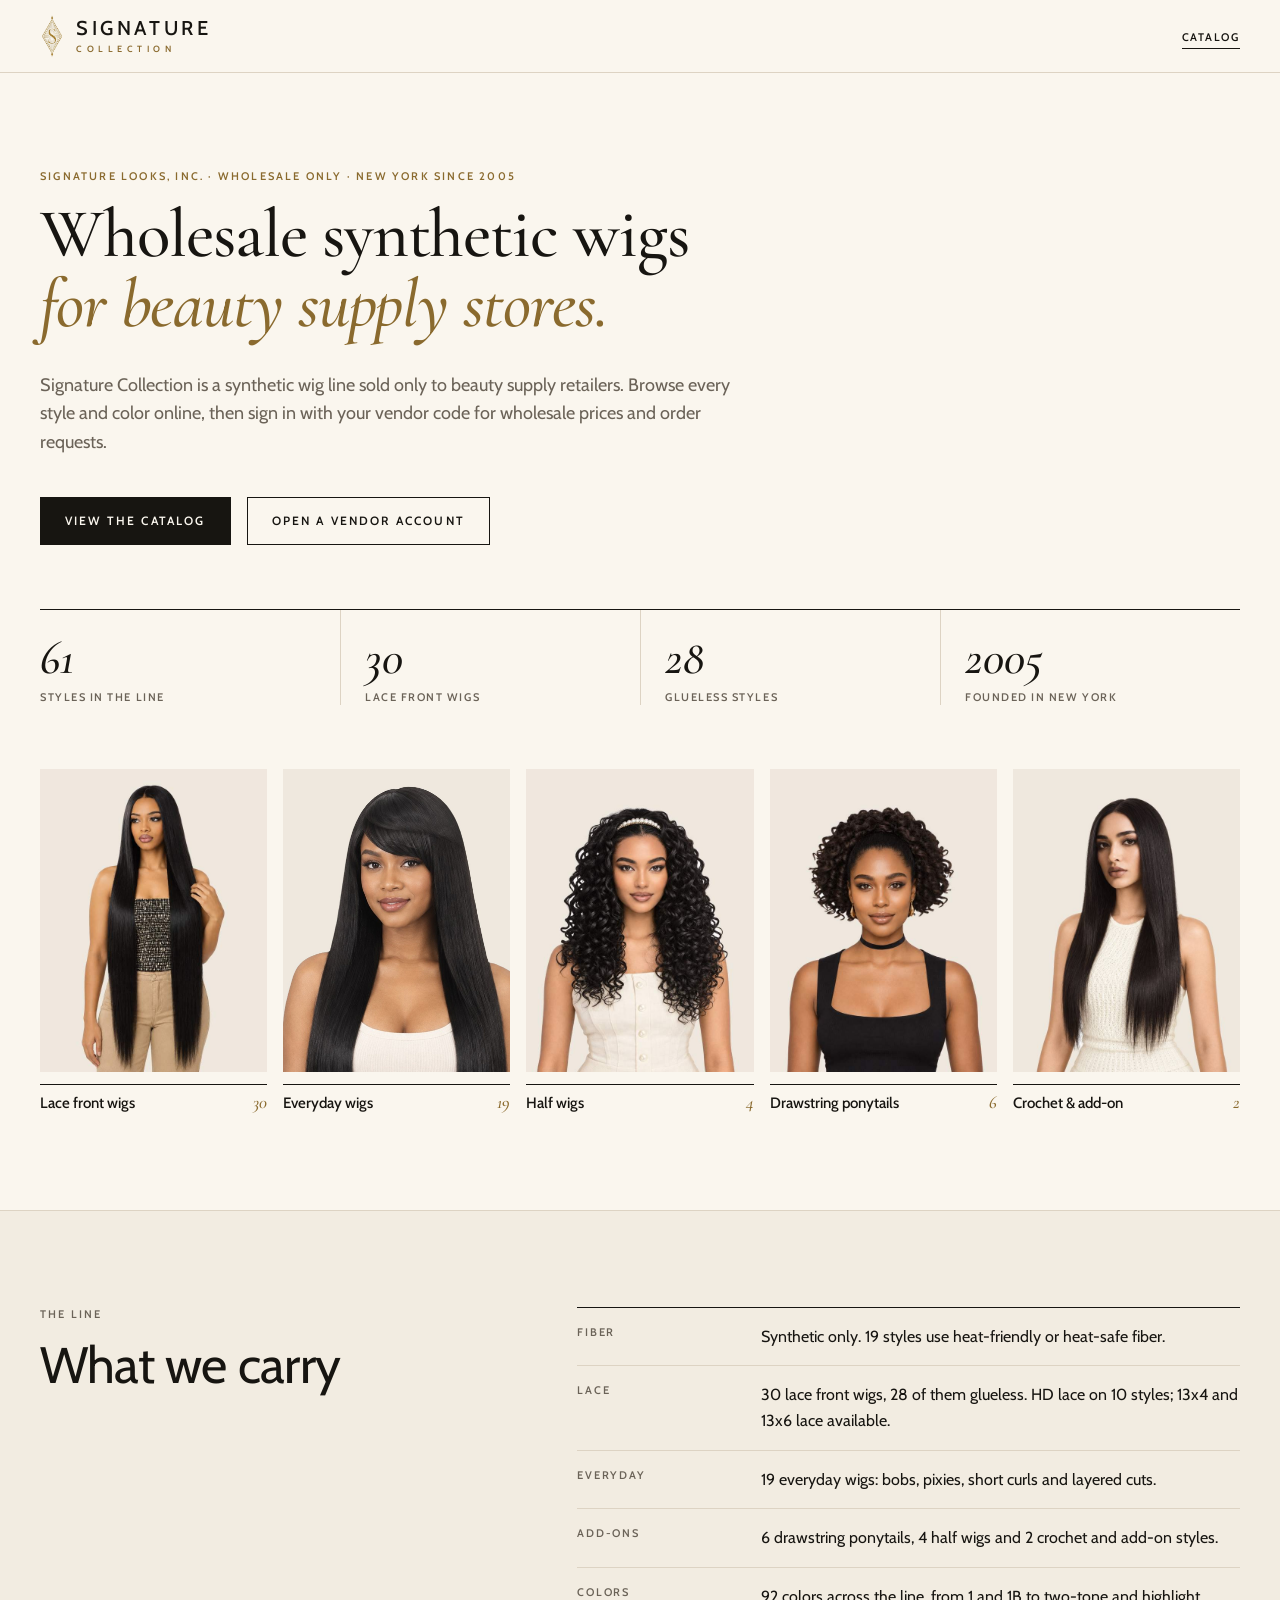
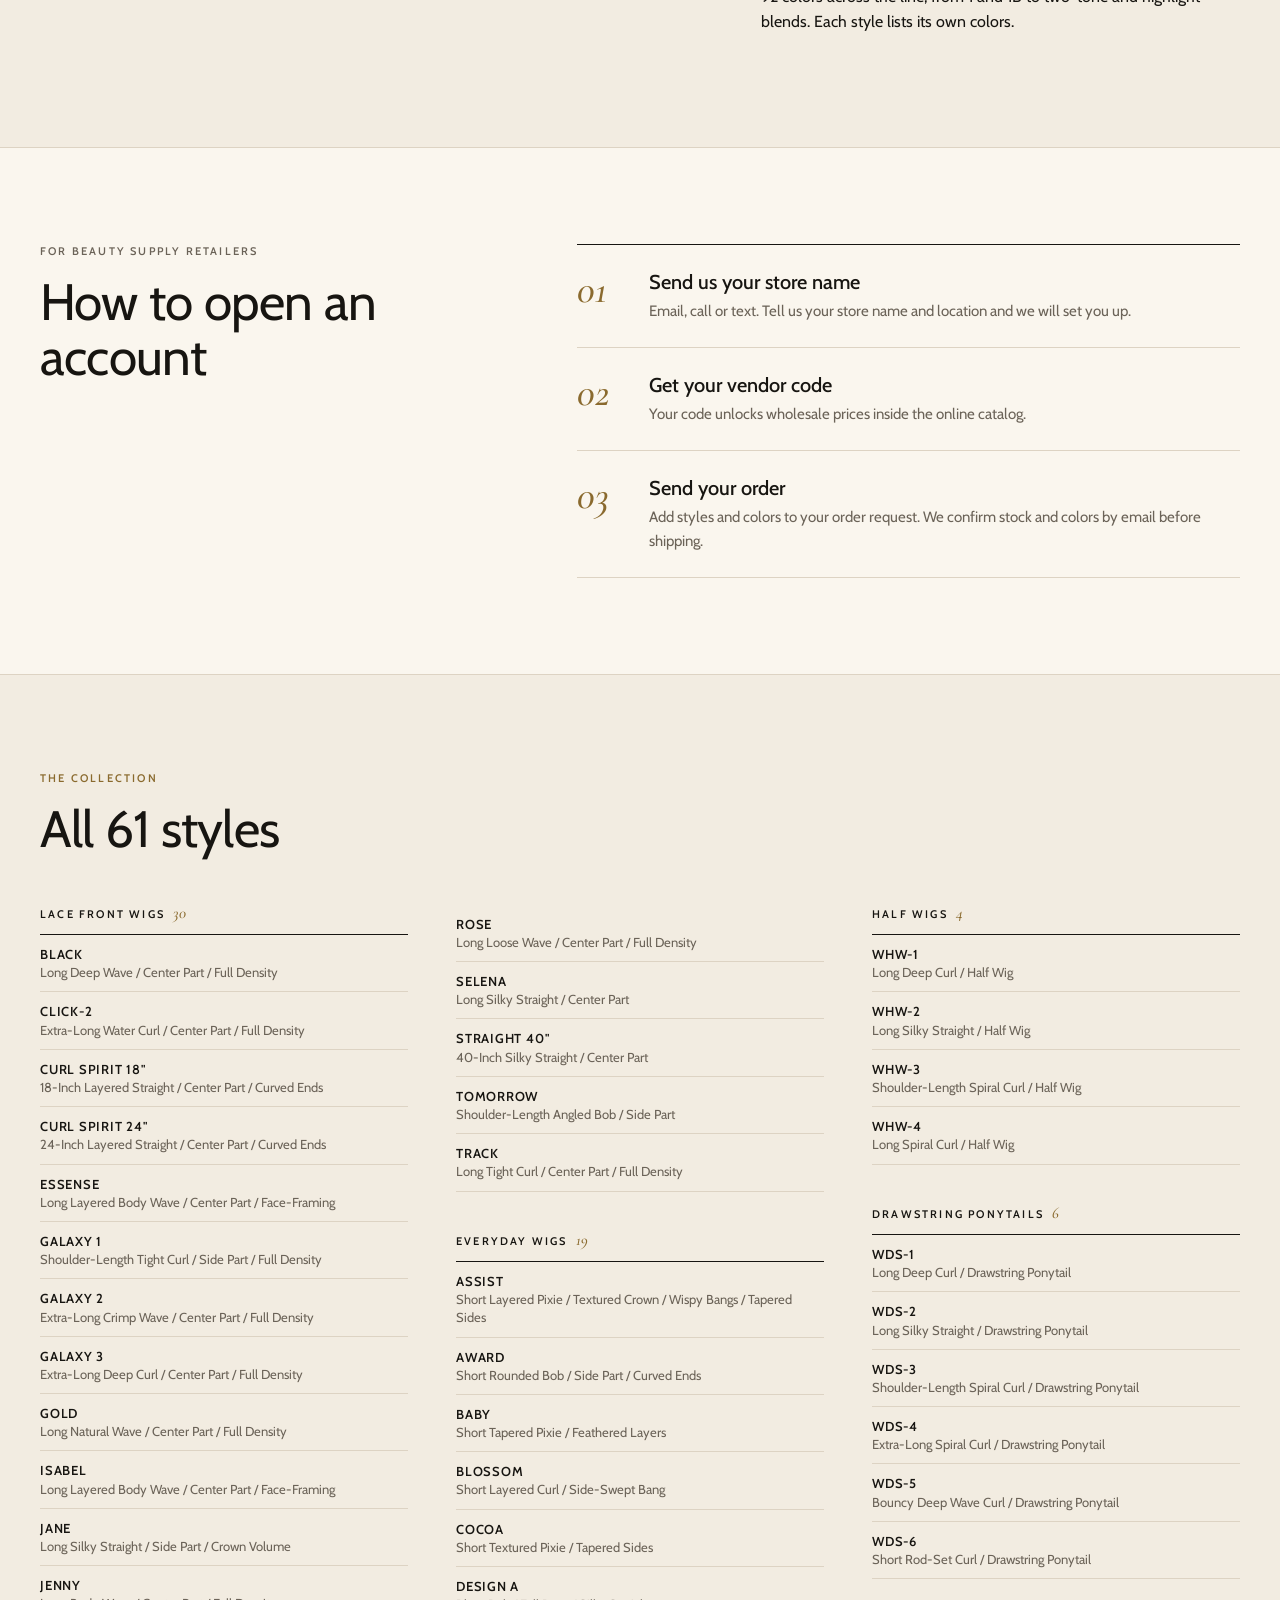
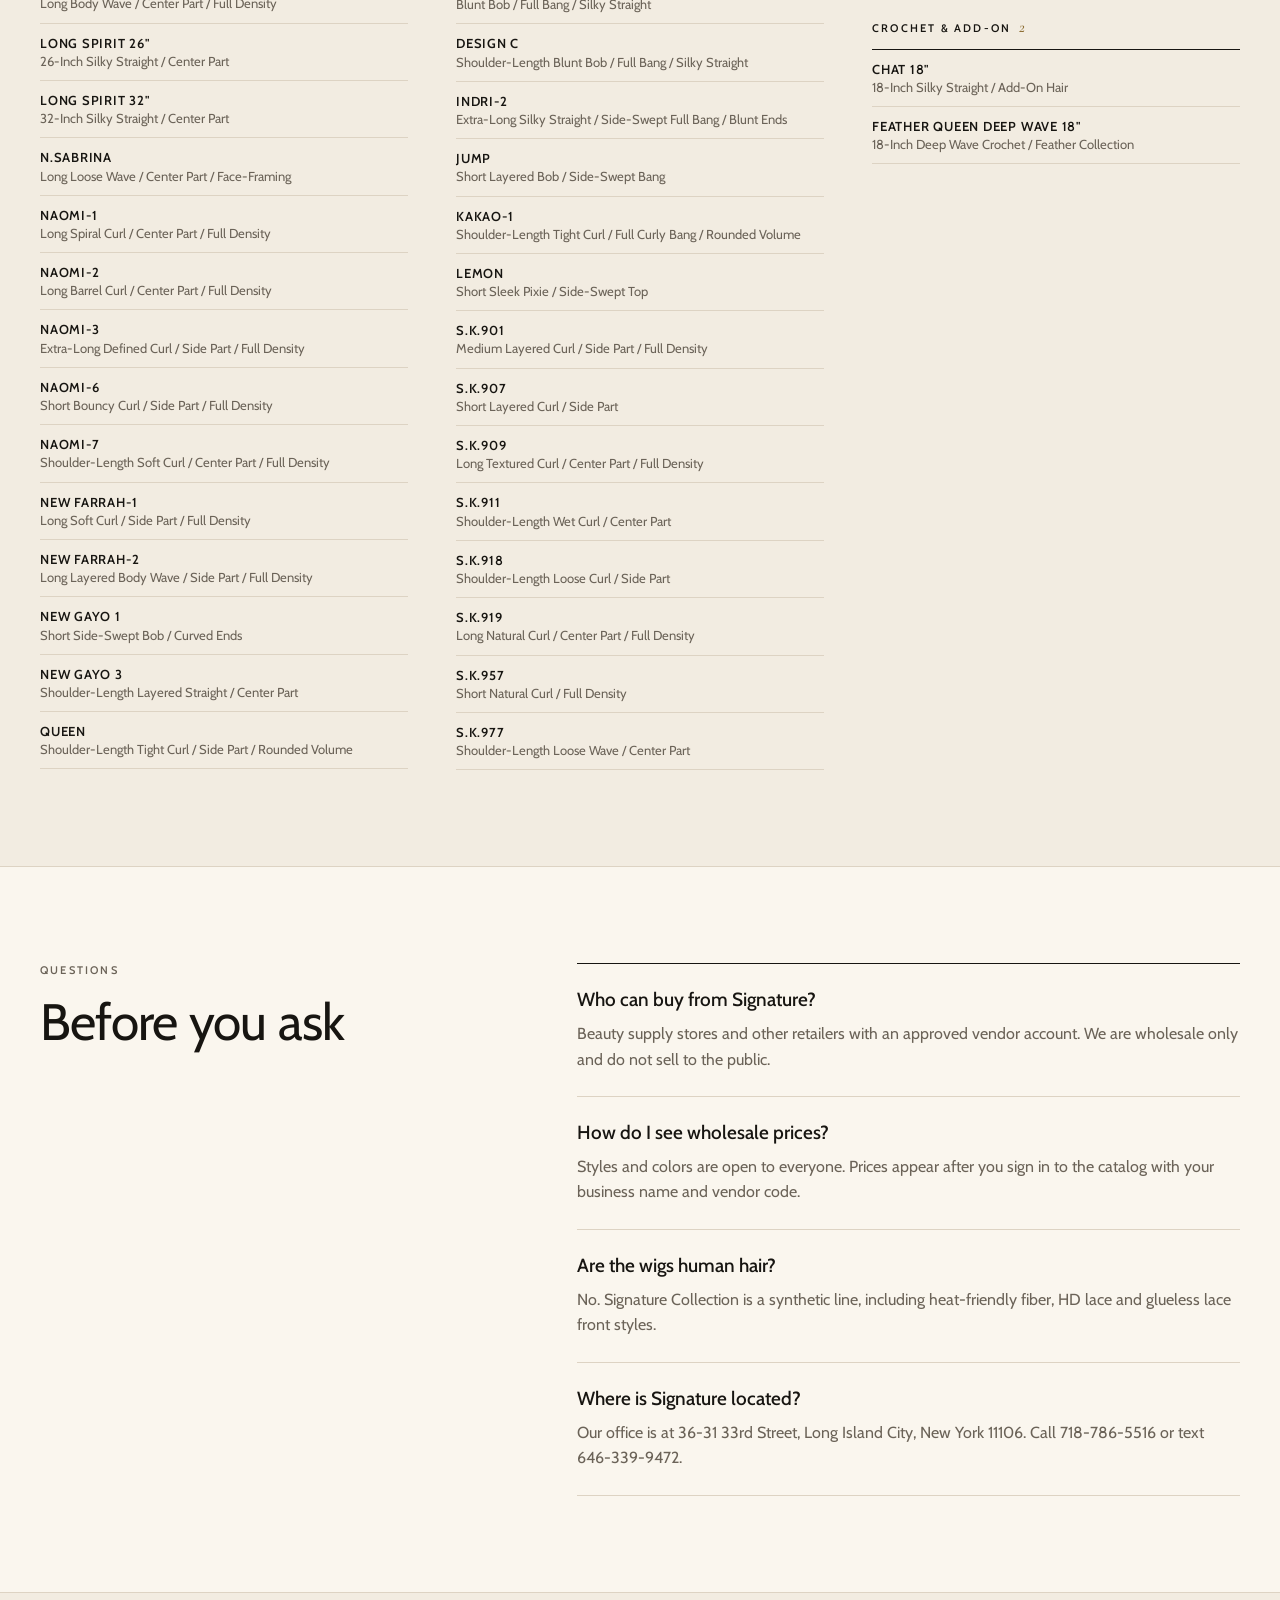
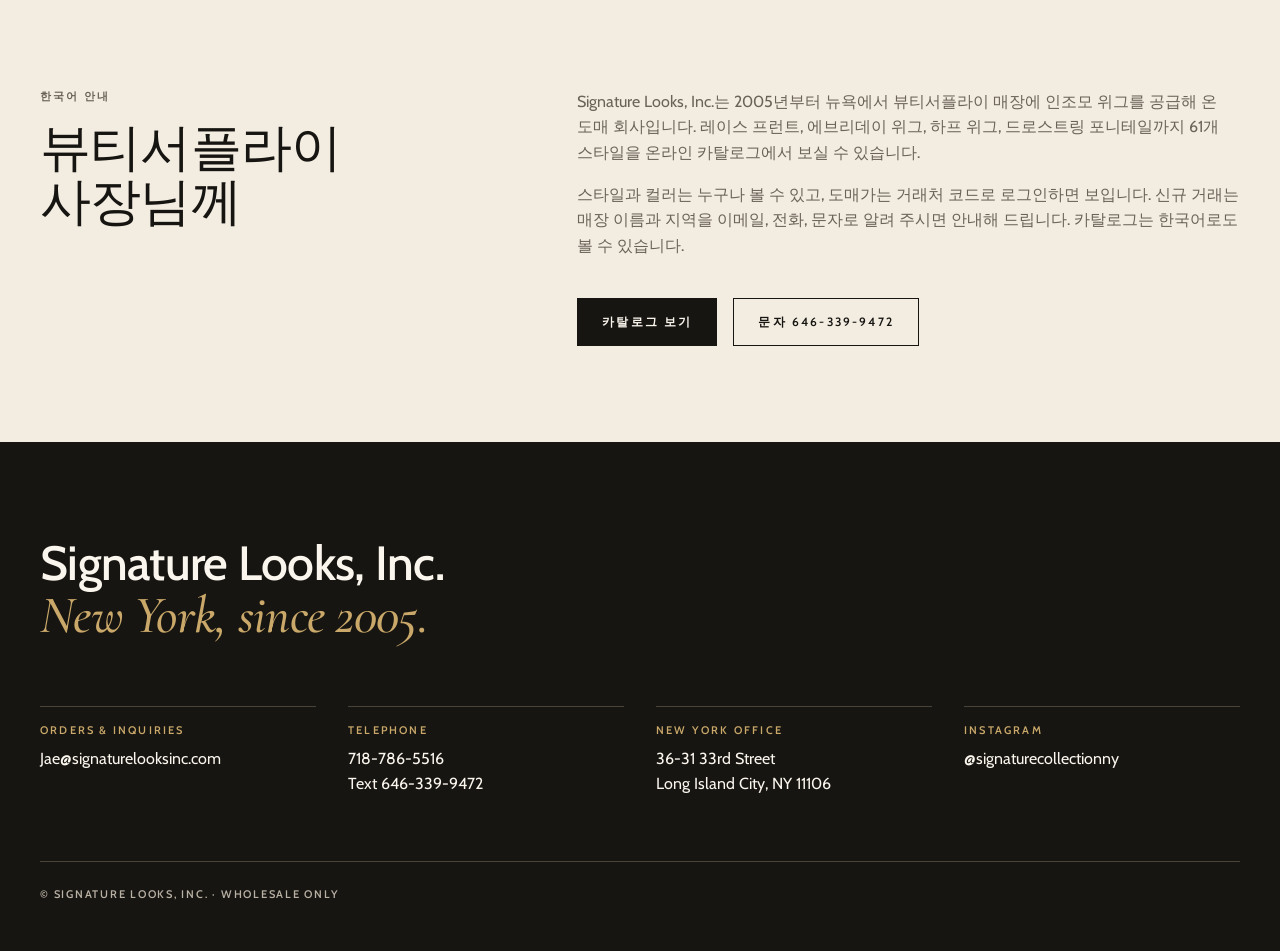
<file: wholesale-wigs.html>
<!doctype html>
<html lang="en">
<head>
  <meta charset="utf-8">
  <meta name="viewport" content="width=device-width,initial-scale=1,viewport-fit=cover">
  <meta name="theme-color" content="#faf6ee">
  <title>Wholesale Synthetic Wigs for Beauty Supply Stores | Signature Collection, New York</title>
  <meta name="description" content="Signature Looks, Inc. is a New York wig wholesaler for beauty supply stores since 2005. 61 Signature Collection synthetic styles: lace front wigs, everyday wigs, half wigs and drawstring ponytails. Open a vendor account.">
  <meta name="robots" content="index,follow,max-image-preview:large">
  <link rel="canonical" href="https://signature-collection-ny.github.io/wholesale-wigs.html">
  <meta property="og:type" content="website">
  <meta property="og:site_name" content="Signature Collection">
  <meta property="og:title" content="Wholesale Synthetic Wigs for Beauty Supply Stores | Signature Collection">
  <meta property="og:description" content="61 synthetic wig styles for beauty supply retailers. New York wholesaler since 2005.">
  <meta property="og:url" content="https://signature-collection-ny.github.io/wholesale-wigs.html">
  <meta property="og:image" content="https://signature-collection-ny.github.io/cards/46-essense-approved.jpg">
  <meta name="twitter:card" content="summary_large_image">
  <link rel="icon" href="signature-emblem.png">
  <script type="application/ld+json">{"@context": "https://schema.org", "@type": "WholesaleStore", "name": "Signature Looks, Inc.", "alternateName": "Signature Collection", "url": "https://signature-collection-ny.github.io/wholesale-wigs.html", "image": "https://signature-collection-ny.github.io/cards/46-essense-approved.jpg", "logo": "https://signature-collection-ny.github.io/signature-official-logo.jpg", "description": "Wholesale synthetic wigs for beauty supply stores. Lace front wigs, everyday wigs, half wigs and drawstring ponytails. New York, since 2005.", "foundingDate": "2005", "telephone": "+1-718-786-5516", "email": "Jae@signaturelooksinc.com", "address": {"@type": "PostalAddress", "streetAddress": "36-31 33rd Street", "addressLocality": "Long Island City", "addressRegion": "NY", "postalCode": "11106", "addressCountry": "US"}, "sameAs": ["https://www.instagram.com/signaturecollectionny/"], "hasOfferCatalog": {"@type": "OfferCatalog", "name": "Signature Collection wholesale wigs", "url": "https://signature-collection-ny.github.io/signature-catalog-vendor.html", "numberOfItems": 61}}</script>
  <link rel="preconnect" href="https://fonts.googleapis.com">
  <link rel="preconnect" href="https://fonts.gstatic.com" crossorigin>
  <link rel="stylesheet" href="https://fonts.googleapis.com/css2?family=Cabin:wght@400;500;600&family=Cormorant+Garamond:ital,wght@0,500;1,500&display=swap">
  <style>
    /* Signature 2026 — 8px grid, 1200px container, Cabin + Cormorant, ink + antique gold */
    :root{--ink:#171511;--ivory:#faf6ee;--paper:#f2ece1;--photo:#eee8de;--line:#ddd3c3;--muted:#6b6358;--gold:#8a6a2e;--gold-on-ink:#c9a86a;
      --sans:"Gill Sans","Gill Sans MT",Cabin,"Apple SD Gothic Neo","Malgun Gothic",sans-serif;--serif:"Cormorant Garamond",Didot,"Times New Roman",serif;--gutter:24px}
    *{box-sizing:border-box}
    html{-webkit-text-size-adjust:100%}
    body{margin:0;background:var(--ivory);color:var(--ink);font:400 16px/1.6 var(--sans)}
    img{display:block;max-width:100%}
    a{color:inherit}
    .wrap{max-width:1248px;margin:0 auto;padding:0 var(--gutter)}
    .label{font:600 11px/1.4 var(--sans);letter-spacing:.2em;text-transform:uppercase;color:var(--gold);margin:0 0 16px}
    .head{position:sticky;top:0;z-index:5;background:var(--ivory);border-bottom:1px solid var(--line)}
    .head .wrap{height:72px;display:flex;align-items:center;justify-content:space-between;gap:16px}
    .mark{display:flex;align-items:center;gap:12px;text-decoration:none}
    .mark img{width:24px;height:auto}
    .mark b{display:block;font:500 20px/1 var(--sans);letter-spacing:.18em}
    .mark small{display:block;margin-top:6px;font:600 9px/1 var(--sans);letter-spacing:.5em;color:var(--gold)}
    .head nav a{font:600 11px/1 var(--sans);letter-spacing:.16em;text-transform:uppercase;text-decoration:none;border-bottom:1px solid var(--ink);padding-bottom:4px}
    .btn{display:inline-flex;align-items:center;justify-content:center;min-height:48px;padding:0 24px;font:600 12px/1 var(--sans);letter-spacing:.18em;text-decoration:none;border:1px solid var(--ink)}
    .btn-solid{background:var(--ink);color:var(--ivory)}
    .btn-row{display:flex;flex-wrap:wrap;gap:16px;margin-top:40px}
    .hero{padding:96px 0 64px}
    .hero h1{margin:0;max-width:22ch;font:500 clamp(40px,5.4vw,80px)/1 var(--serif);letter-spacing:-.015em}
    .hero h1 em{display:block;font-style:italic;color:var(--gold)}
    .hero p.lede{max-width:56ch;margin:32px 0 0;font-size:18px;color:var(--muted)}
    .facts{list-style:none;margin:64px 0 0;padding:0;display:grid;grid-template-columns:repeat(4,1fr);border-top:1px solid var(--ink)}
    .facts li{padding:24px 24px 0 0}
    .facts li+li{padding-left:24px;border-left:1px solid var(--line)}
    .facts strong{display:block;font:italic 500 48px/1 var(--serif)}
    .facts span{display:block;margin-top:8px;font:600 11px/1.4 var(--sans);letter-spacing:.14em;text-transform:uppercase;color:var(--muted)}
    .strip{display:grid;grid-template-columns:repeat(5,1fr);gap:16px;padding-bottom:96px}
    .strip a{text-decoration:none}
    .strip img{width:100%;height:auto;aspect-ratio:3/4;object-fit:cover;background:var(--photo)}
    .strip span{display:flex;justify-content:space-between;align-items:baseline;border-top:1px solid var(--ink);margin-top:12px;padding-top:8px}
    .strip b{font:500 15px/1.3 var(--sans)}
    .strip i{font:italic 500 18px/1 var(--serif);color:var(--gold)}
    .sec{padding:96px 0;border-top:1px solid var(--line)}
    .sec.paper{background:var(--paper)}
    .two{display:grid;grid-template-columns:5fr 7fr;gap:64px}
    h2{margin:0;font:400 clamp(32px,4vw,52px)/1.06 var(--sans);letter-spacing:-.015em}
    .two p{margin:0 0 16px;color:var(--muted)}
    dl{margin:0}
    dl div{display:grid;grid-template-columns:160px 1fr;gap:24px;padding:16px 0;border-top:1px solid var(--line)}
    dl div:first-child{border-top:1px solid var(--ink)}
    dt{font:600 11px/1.6 var(--sans);letter-spacing:.16em;text-transform:uppercase;color:var(--muted)}
    dd{margin:0}
    .steps{list-style:none;margin:0;padding:0;border-top:1px solid var(--ink)}
    .steps li{display:grid;grid-template-columns:72px 1fr;padding:24px 0;border-bottom:1px solid var(--line)}
    .steps i{font:italic 500 40px/1 var(--serif);color:var(--gold)}
    .steps b{display:block;font:500 20px/1.3 var(--sans)}
    .steps p{margin:4px 0 0;color:var(--muted);font-size:15px}
    .grps{columns:3;column-gap:48px;margin-top:48px}
    .grp{break-inside:avoid-column;margin-bottom:40px}
    .grp:first-child{break-inside:auto}
    .grp h3{margin:0;padding-bottom:12px;border-bottom:1px solid var(--ink);font:600 11px/1.4 var(--sans);letter-spacing:.2em;text-transform:uppercase}
    .grp h3 i{font:italic 500 16px/1 var(--serif);letter-spacing:0;color:var(--gold);margin-left:4px}
    .grp ul{list-style:none;margin:0;padding:0}
    .grp li{break-inside:avoid;border-bottom:1px solid var(--line)}
    .grp a{display:block;padding:10px 0;text-decoration:none}
    .grp a b{display:block;font:600 13px/1.4 var(--sans);letter-spacing:.06em}
    .grp a span{display:block;font-size:13px;line-height:1.4;color:var(--muted)}
    .grp a:hover b{color:var(--gold)}
    .faq{border-top:1px solid var(--ink)}
    .faq div{padding:24px 0;border-bottom:1px solid var(--line)}
    .faq h3{margin:0 0 8px;font:500 19px/1.3 var(--sans)}
    .faq p{margin:0;color:var(--muted);max-width:64ch}
    .ko{font-family:"Apple SD Gothic Neo","Malgun Gothic",var(--sans);word-break:keep-all}
    .foot{background:var(--ink);color:var(--ivory);padding:96px 0 48px}
    .foot h2{font:500 clamp(32px,4vw,48px)/1.05 var(--sans)}
    .foot h2 em{display:block;font:italic 500 1.1em/1 var(--serif);color:var(--gold-on-ink)}
    .foot .grid{display:grid;grid-template-columns:repeat(4,1fr);gap:32px;margin-top:64px}
    .foot .grid div{border-top:1px solid #4a4339;padding-top:16px}
    .foot .label{display:block;color:var(--gold-on-ink);margin-bottom:8px}
    .foot a{text-decoration:none}
    .foot small{display:block;margin-top:64px;padding-top:24px;border-top:1px solid #4a4339;font:600 11px/1.5 var(--sans);letter-spacing:.16em;text-transform:uppercase;color:#b8b0a3}
    @media(max-width:960px){.two{grid-template-columns:1fr;gap:32px}.grps{columns:2}.strip{grid-template-columns:repeat(3,1fr)}.foot .grid{grid-template-columns:repeat(2,1fr)}}
    @media(max-width:640px){
      :root{--gutter:16px}
      .head .wrap{height:64px}.mark b{font-size:17px}
      .hero{padding:48px 0 40px}.hero p.lede{font-size:16px;margin-top:24px}
      .btn-row .btn{flex:1 1 100%}
      .facts{grid-template-columns:repeat(2,1fr);margin-top:48px}
      .facts li{padding:16px 8px 16px 0}.facts li+li{padding-left:0;border-left:0}.facts li:nth-child(even){padding-left:16px;border-left:1px solid var(--line)}
      .facts li:nth-child(n+3){border-top:1px solid var(--line)}
      .facts strong{font-size:36px}
      .strip{display:flex;gap:8px;overflow-x:auto;scroll-snap-type:x mandatory;margin:0 calc(-1*var(--gutter));padding:0 var(--gutter) 56px;scroll-padding:0 var(--gutter);scrollbar-width:none}
      .strip::-webkit-scrollbar{display:none}
      .strip a{flex:0 0 62%;scroll-snap-align:start}
      .sec{padding:56px 0}
      dl div{grid-template-columns:1fr;gap:4px}
      .steps li{grid-template-columns:56px 1fr}
      .grps{columns:1}
      .foot{padding:64px 0 40px}.foot .grid{grid-template-columns:1fr;gap:24px;margin-top:40px}
    }
  </style>
</head>
<body>
  <header class="head"><div class="wrap">
    <a class="mark" href="index.html" aria-label="Signature Collection home"><img src="signature-emblem.png" alt="" width="24" height="44"><span><b>SIGNATURE</b><small>COLLECTION</small></span></a>
    <nav><a href="signature-catalog-vendor.html">Catalog</a></nav>
  </div></header>
  <main>
    <section class="hero"><div class="wrap">
      <p class="label">Signature Looks, Inc. · Wholesale only · New York since 2005</p>
      <h1>Wholesale synthetic wigs <em>for beauty supply stores.</em></h1>
      <p class="lede">Signature Collection is a synthetic wig line sold only to beauty supply retailers. Browse every style and color online, then sign in with your vendor code for wholesale prices and order requests.</p>
      <div class="btn-row">
        <a class="btn btn-solid" href="signature-catalog-vendor.html">VIEW THE CATALOG</a>
        <a class="btn" href="mailto:Jae@signaturelooksinc.com?subject=New%20Vendor%20Inquiry">OPEN A VENDOR ACCOUNT</a>
      </div>
      <ul class="facts">
        <li><strong>61</strong><span>Styles in the line</span></li>
        <li><strong>30</strong><span>Lace front wigs</span></li>
        <li><strong>28</strong><span>Glueless styles</span></li>
        <li><strong>2005</strong><span>Founded in New York</span></li>
      </ul>
    </div></section>
    <div class="wrap"><div class="strip"><a href="signature-catalog-vendor.html"><img src="cards/61-queen-straight-40in-approved.jpg" alt="Lace front wigs — STRAIGHT 40&quot;" width="600" height="800" loading="lazy"><span><b>Lace front wigs</b><i>30</i></span></a><a href="signature-catalog-vendor.html"><img src="cards/45-indri-2-approved.jpg" alt="Everyday wigs — INDRI-2" width="600" height="800" loading="lazy"><span><b>Everyday wigs</b><i>19</i></span></a><a href="signature-catalog-vendor.html"><img src="cards/54-whw-4-approved.jpg" alt="Half wigs — WHW-4" width="600" height="800" loading="lazy"><span><b>Half wigs</b><i>4</i></span></a><a href="signature-catalog-vendor.html"><img src="cards/60-wds-6-approved.jpg" alt="Drawstring ponytails — WDS-6" width="600" height="800" loading="lazy"><span><b>Drawstring ponytails</b><i>6</i></span></a><a href="signature-catalog-vendor.html"><img src="cards/50-chat-18in-approved.jpg" alt="Crochet &amp; add-on — CHAT 18&quot;" width="600" height="800" loading="lazy"><span><b>Crochet & add-on</b><i>2</i></span></a></div></div>

    <section class="sec paper"><div class="wrap two">
      <div><p class="label">The line</p><h2>What we carry</h2></div>
      <dl>
        <div><dt>Fiber</dt><dd>Synthetic only. 19 styles use heat-friendly or heat-safe fiber.</dd></div>
        <div><dt>Lace</dt><dd>30 lace front wigs, 28 of them glueless. HD lace on 10 styles; 13x4 and 13x6 lace available.</dd></div>
        <div><dt>Everyday</dt><dd>19 everyday wigs: bobs, pixies, short curls and layered cuts.</dd></div>
        <div><dt>Add-ons</dt><dd>6 drawstring ponytails, 4 half wigs and 2 crochet and add-on styles.</dd></div>
        <div><dt>Colors</dt><dd>92 colors across the line, from 1 and 1B to two-tone and highlight blends. Each style lists its own colors.</dd></div>
      </dl>
    </div></section>

    <section class="sec"><div class="wrap two">
      <div><p class="label">For beauty supply retailers</p><h2>How to open an account</h2></div>
      <ol class="steps">
        <li><i>01</i><div><b>Send us your store name</b><p>Email, call or text. Tell us your store name and location and we will set you up.</p></div></li>
        <li><i>02</i><div><b>Get your vendor code</b><p>Your code unlocks wholesale prices inside the online catalog.</p></div></li>
        <li><i>03</i><div><b>Send your order</b><p>Add styles and colors to your order request. We confirm stock and colors by email before shipping.</p></div></li>
      </ol>
    </div></section>

    <section class="sec paper"><div class="wrap">
      <p class="label">The collection</p>
      <h2>All 61 styles</h2>
      <div class="grps"><section class="grp"><h3>Lace front wigs <i>30</i></h3><ul><li><a href="signature-catalog-vendor.html#item=BLACK"><b>BLACK</b><span>Long Deep Wave / Center Part / Full Density</span></a></li><li><a href="signature-catalog-vendor.html#item=CLICK-2"><b>CLICK-2</b><span>Extra-Long Water Curl / Center Part / Full Density</span></a></li><li><a href="signature-catalog-vendor.html#item=CURL%20SPIRIT%2018%22"><b>CURL SPIRIT 18&quot;</b><span>18-Inch Layered Straight / Center Part / Curved Ends</span></a></li><li><a href="signature-catalog-vendor.html#item=CURL%20SPIRIT%2024%22"><b>CURL SPIRIT 24&quot;</b><span>24-Inch Layered Straight / Center Part / Curved Ends</span></a></li><li><a href="signature-catalog-vendor.html#item=ESSENSE"><b>ESSENSE</b><span>Long Layered Body Wave / Center Part / Face-Framing</span></a></li><li><a href="signature-catalog-vendor.html#item=GALAXY%201"><b>GALAXY 1</b><span>Shoulder-Length Tight Curl / Side Part / Full Density</span></a></li><li><a href="signature-catalog-vendor.html#item=GALAXY%202"><b>GALAXY 2</b><span>Extra-Long Crimp Wave / Center Part / Full Density</span></a></li><li><a href="signature-catalog-vendor.html#item=GALAXY%203"><b>GALAXY 3</b><span>Extra-Long Deep Curl / Center Part / Full Density</span></a></li><li><a href="signature-catalog-vendor.html#item=GOLD"><b>GOLD</b><span>Long Natural Wave / Center Part / Full Density</span></a></li><li><a href="signature-catalog-vendor.html#item=ISABEL"><b>ISABEL</b><span>Long Layered Body Wave / Center Part / Face-Framing</span></a></li><li><a href="signature-catalog-vendor.html#item=JANE"><b>JANE</b><span>Long Silky Straight / Side Part / Crown Volume</span></a></li><li><a href="signature-catalog-vendor.html#item=JENNY"><b>JENNY</b><span>Long Body Wave / Center Part / Full Density</span></a></li><li><a href="signature-catalog-vendor.html#item=LONG%20SPIRIT%2026%22"><b>LONG SPIRIT 26&quot;</b><span>26-Inch Silky Straight / Center Part</span></a></li><li><a href="signature-catalog-vendor.html#item=LONG%20SPIRIT%2032%22"><b>LONG SPIRIT 32&quot;</b><span>32-Inch Silky Straight / Center Part</span></a></li><li><a href="signature-catalog-vendor.html#item=N.SABRINA"><b>N.SABRINA</b><span>Long Loose Wave / Center Part / Face-Framing</span></a></li><li><a href="signature-catalog-vendor.html#item=NAOMI-1"><b>NAOMI-1</b><span>Long Spiral Curl / Center Part / Full Density</span></a></li><li><a href="signature-catalog-vendor.html#item=NAOMI-2"><b>NAOMI-2</b><span>Long Barrel Curl / Center Part / Full Density</span></a></li><li><a href="signature-catalog-vendor.html#item=NAOMI-3"><b>NAOMI-3</b><span>Extra-Long Defined Curl / Side Part / Full Density</span></a></li><li><a href="signature-catalog-vendor.html#item=NAOMI-6"><b>NAOMI-6</b><span>Short Bouncy Curl / Side Part / Full Density</span></a></li><li><a href="signature-catalog-vendor.html#item=NAOMI-7"><b>NAOMI-7</b><span>Shoulder-Length Soft Curl / Center Part / Full Density</span></a></li><li><a href="signature-catalog-vendor.html#item=NEW%20FARRAH-1"><b>NEW FARRAH-1</b><span>Long Soft Curl / Side Part / Full Density</span></a></li><li><a href="signature-catalog-vendor.html#item=NEW%20FARRAH-2"><b>NEW FARRAH-2</b><span>Long Layered Body Wave / Side Part / Full Density</span></a></li><li><a href="signature-catalog-vendor.html#item=NEW%20GAYO%201"><b>NEW GAYO 1</b><span>Short Side-Swept Bob / Curved Ends</span></a></li><li><a href="signature-catalog-vendor.html#item=NEW%20GAYO%203"><b>NEW GAYO 3</b><span>Shoulder-Length Layered Straight / Center Part</span></a></li><li><a href="signature-catalog-vendor.html#item=QUEEN"><b>QUEEN</b><span>Shoulder-Length Tight Curl / Side Part / Rounded Volume</span></a></li><li><a href="signature-catalog-vendor.html#item=ROSE"><b>ROSE</b><span>Long Loose Wave / Center Part / Full Density</span></a></li><li><a href="signature-catalog-vendor.html#item=SELENA"><b>SELENA</b><span>Long Silky Straight / Center Part</span></a></li><li><a href="signature-catalog-vendor.html#item=STRAIGHT%2040%22"><b>STRAIGHT 40&quot;</b><span>40-Inch Silky Straight / Center Part</span></a></li><li><a href="signature-catalog-vendor.html#item=TOMORROW"><b>TOMORROW</b><span>Shoulder-Length Angled Bob / Side Part</span></a></li><li><a href="signature-catalog-vendor.html#item=TRACK"><b>TRACK</b><span>Long Tight Curl / Center Part / Full Density</span></a></li></ul></section><section class="grp"><h3>Everyday wigs <i>19</i></h3><ul><li><a href="signature-catalog-vendor.html#item=ASSIST"><b>ASSIST</b><span>Short Layered Pixie / Textured Crown / Wispy Bangs / Tapered Sides</span></a></li><li><a href="signature-catalog-vendor.html#item=AWARD"><b>AWARD</b><span>Short Rounded Bob / Side Part / Curved Ends</span></a></li><li><a href="signature-catalog-vendor.html#item=BABY"><b>BABY</b><span>Short Tapered Pixie / Feathered Layers</span></a></li><li><a href="signature-catalog-vendor.html#item=BLOSSOM"><b>BLOSSOM</b><span>Short Layered Curl / Side-Swept Bang</span></a></li><li><a href="signature-catalog-vendor.html#item=COCOA"><b>COCOA</b><span>Short Textured Pixie / Tapered Sides</span></a></li><li><a href="signature-catalog-vendor.html#item=DESIGN%20A"><b>DESIGN A</b><span>Blunt Bob / Full Bang / Silky Straight</span></a></li><li><a href="signature-catalog-vendor.html#item=DESIGN%20C"><b>DESIGN C</b><span>Shoulder-Length Blunt Bob / Full Bang / Silky Straight</span></a></li><li><a href="signature-catalog-vendor.html#item=INDRI-2"><b>INDRI-2</b><span>Extra-Long Silky Straight / Side-Swept Full Bang / Blunt Ends</span></a></li><li><a href="signature-catalog-vendor.html#item=JUMP"><b>JUMP</b><span>Short Layered Bob / Side-Swept Bang</span></a></li><li><a href="signature-catalog-vendor.html#item=KAKAO-1"><b>KAKAO-1</b><span>Shoulder-Length Tight Curl / Full Curly Bang / Rounded Volume</span></a></li><li><a href="signature-catalog-vendor.html#item=LEMON"><b>LEMON</b><span>Short Sleek Pixie / Side-Swept Top</span></a></li><li><a href="signature-catalog-vendor.html#item=S.K.901"><b>S.K.901</b><span>Medium Layered Curl / Side Part / Full Density</span></a></li><li><a href="signature-catalog-vendor.html#item=S.K.907"><b>S.K.907</b><span>Short Layered Curl / Side Part</span></a></li><li><a href="signature-catalog-vendor.html#item=S.K.909"><b>S.K.909</b><span>Long Textured Curl / Center Part / Full Density</span></a></li><li><a href="signature-catalog-vendor.html#item=S.K.911"><b>S.K.911</b><span>Shoulder-Length Wet Curl / Center Part</span></a></li><li><a href="signature-catalog-vendor.html#item=S.K.918"><b>S.K.918</b><span>Shoulder-Length Loose Curl / Side Part</span></a></li><li><a href="signature-catalog-vendor.html#item=S.K.919"><b>S.K.919</b><span>Long Natural Curl / Center Part / Full Density</span></a></li><li><a href="signature-catalog-vendor.html#item=S.K.957"><b>S.K.957</b><span>Short Natural Curl / Full Density</span></a></li><li><a href="signature-catalog-vendor.html#item=S.K.977"><b>S.K.977</b><span>Shoulder-Length Loose Wave / Center Part</span></a></li></ul></section><section class="grp"><h3>Half wigs <i>4</i></h3><ul><li><a href="signature-catalog-vendor.html#item=WHW-1"><b>WHW-1</b><span>Long Deep Curl / Half Wig</span></a></li><li><a href="signature-catalog-vendor.html#item=WHW-2"><b>WHW-2</b><span>Long Silky Straight / Half Wig</span></a></li><li><a href="signature-catalog-vendor.html#item=WHW-3"><b>WHW-3</b><span>Shoulder-Length Spiral Curl / Half Wig</span></a></li><li><a href="signature-catalog-vendor.html#item=WHW-4"><b>WHW-4</b><span>Long Spiral Curl / Half Wig</span></a></li></ul></section><section class="grp"><h3>Drawstring ponytails <i>6</i></h3><ul><li><a href="signature-catalog-vendor.html#item=WDS-1"><b>WDS-1</b><span>Long Deep Curl / Drawstring Ponytail</span></a></li><li><a href="signature-catalog-vendor.html#item=WDS-2"><b>WDS-2</b><span>Long Silky Straight / Drawstring Ponytail</span></a></li><li><a href="signature-catalog-vendor.html#item=WDS-3"><b>WDS-3</b><span>Shoulder-Length Spiral Curl / Drawstring Ponytail</span></a></li><li><a href="signature-catalog-vendor.html#item=WDS-4"><b>WDS-4</b><span>Extra-Long Spiral Curl / Drawstring Ponytail</span></a></li><li><a href="signature-catalog-vendor.html#item=WDS-5"><b>WDS-5</b><span>Bouncy Deep Wave Curl / Drawstring Ponytail</span></a></li><li><a href="signature-catalog-vendor.html#item=WDS-6"><b>WDS-6</b><span>Short Rod-Set Curl / Drawstring Ponytail</span></a></li></ul></section><section class="grp"><h3>Crochet & add-on <i>2</i></h3><ul><li><a href="signature-catalog-vendor.html#item=CHAT%2018%22"><b>CHAT 18&quot;</b><span>18-Inch Silky Straight / Add-On Hair</span></a></li><li><a href="signature-catalog-vendor.html#item=FEATHER%20QUEEN%20DEEP%20WAVE%2018%22"><b>FEATHER QUEEN DEEP WAVE 18&quot;</b><span>18-Inch Deep Wave Crochet / Feather Collection</span></a></li></ul></section></div>
    </div></section>

    <section class="sec"><div class="wrap two">
      <div><p class="label">Questions</p><h2>Before you ask</h2></div>
      <div class="faq">
        <div><h3>Who can buy from Signature?</h3><p>Beauty supply stores and other retailers with an approved vendor account. We are wholesale only and do not sell to the public.</p></div>
        <div><h3>How do I see wholesale prices?</h3><p>Styles and colors are open to everyone. Prices appear after you sign in to the catalog with your business name and vendor code.</p></div>
        <div><h3>Are the wigs human hair?</h3><p>No. Signature Collection is a synthetic line, including heat-friendly fiber, HD lace and glueless lace front styles.</p></div>
        <div><h3>Where is Signature located?</h3><p>Our office is at 36-31 33rd Street, Long Island City, New York 11106. Call 718-786-5516 or text 646-339-9472.</p></div>
      </div>
    </div></section>

    <section class="sec paper ko" lang="ko"><div class="wrap two">
      <div><p class="label">한국어 안내</p><h2>뷰티서플라이 사장님께</h2></div>
      <div>
        <p>Signature Looks, Inc.는 2005년부터 뉴욕에서 뷰티서플라이 매장에 인조모 위그를 공급해 온 도매 회사입니다. 레이스 프런트, 에브리데이 위그, 하프 위그, 드로스트링 포니테일까지 61개 스타일을 온라인 카탈로그에서 보실 수 있습니다.</p>
        <p>스타일과 컬러는 누구나 볼 수 있고, 도매가는 거래처 코드로 로그인하면 보입니다. 신규 거래는 매장 이름과 지역을 이메일, 전화, 문자로 알려 주시면 안내해 드립니다. 카탈로그는 한국어로도 볼 수 있습니다.</p>
        <div class="btn-row"><a class="btn btn-solid" href="signature-catalog-vendor.html">카탈로그 보기</a><a class="btn" href="sms:+16463399472">문자 646-339-9472</a></div>
      </div>
    </div></section>
  </main>
  <footer class="foot"><div class="wrap">
    <h2>Signature Looks, Inc. <em>New York, since 2005.</em></h2>
    <div class="grid">
      <div><span class="label">Orders &amp; inquiries</span><a href="mailto:Jae@signaturelooksinc.com">Jae@signaturelooksinc.com</a></div>
      <div><span class="label">Telephone</span><a href="tel:+17187865516">718-786-5516</a><br><a href="sms:+16463399472">Text 646-339-9472</a></div>
      <div><span class="label">New York office</span>36-31 33rd Street<br>Long Island City, NY 11106</div>
      <div><span class="label">Instagram</span><a href="https://www.instagram.com/signaturecollectionny/">@signaturecollectionny</a></div>
    </div>
    <small>© Signature Looks, Inc. · Wholesale only</small>
  </div></footer>
</body>
</html>
</file>
